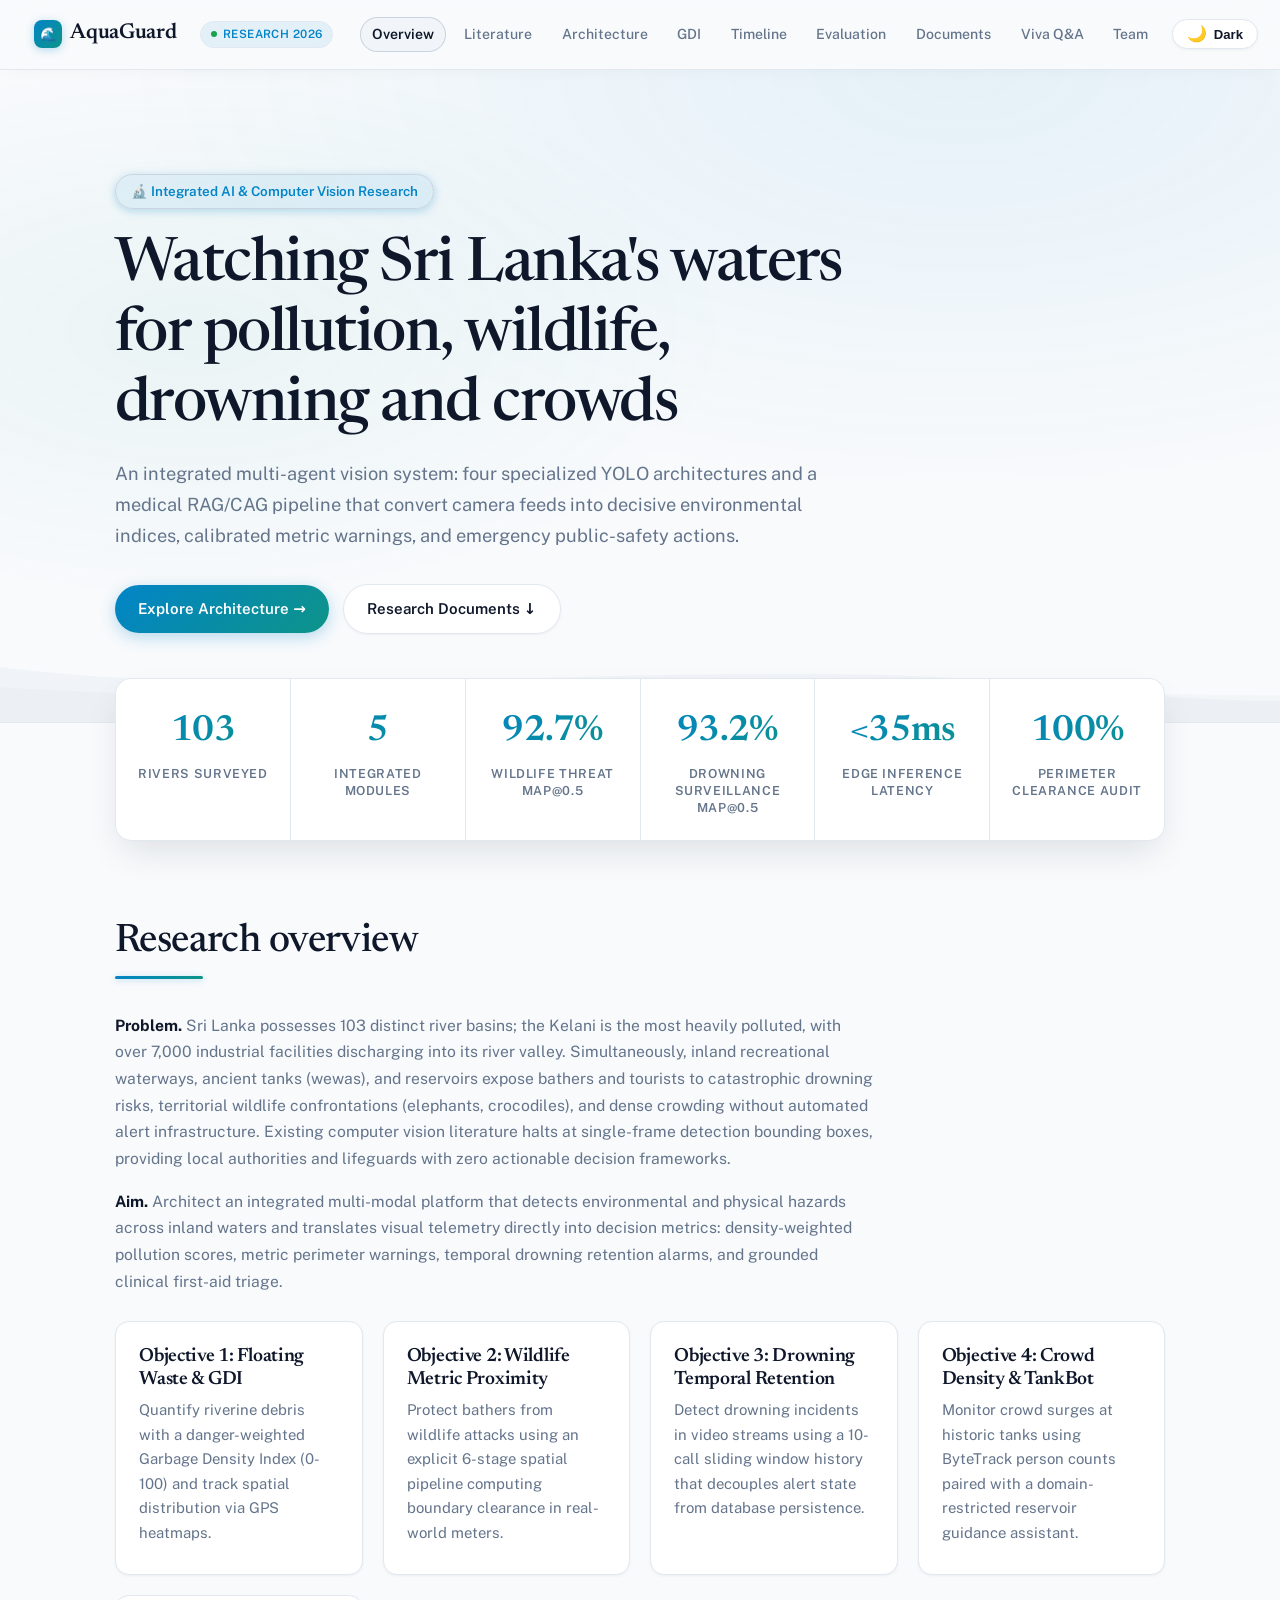
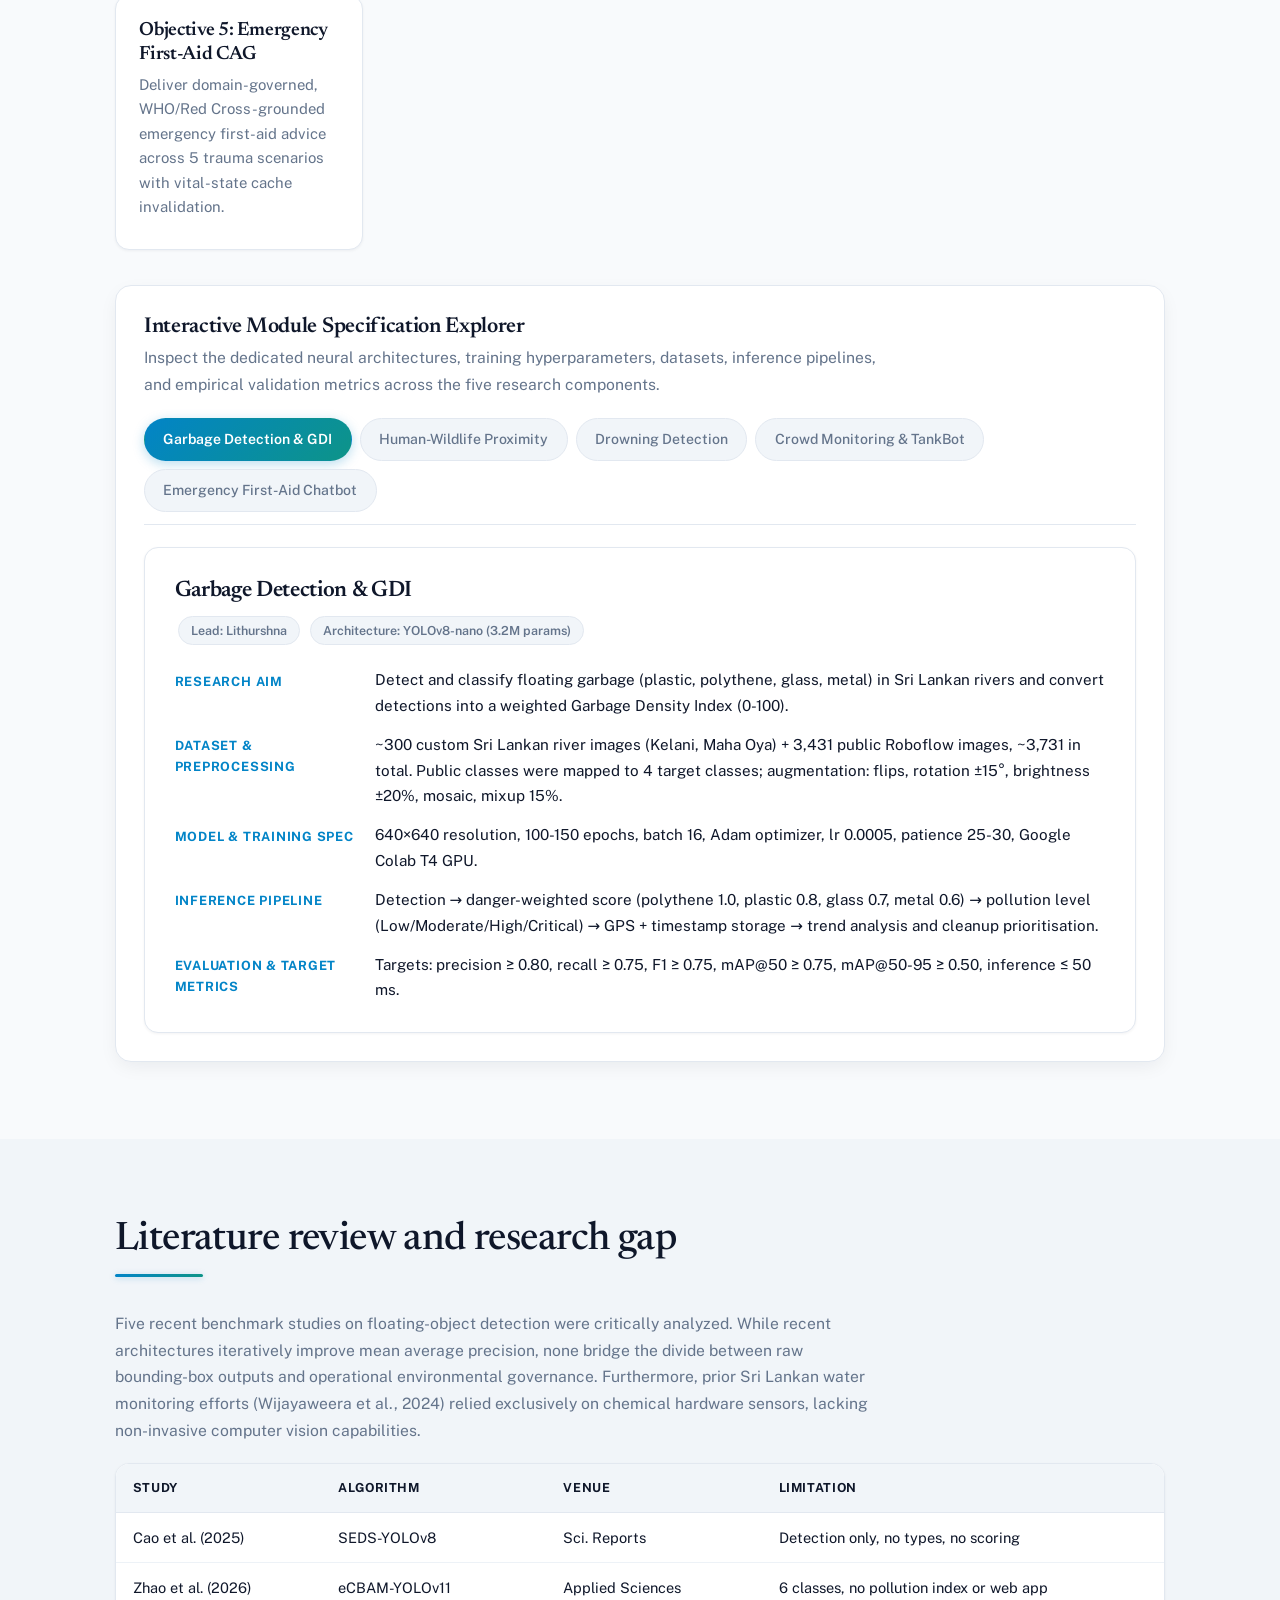
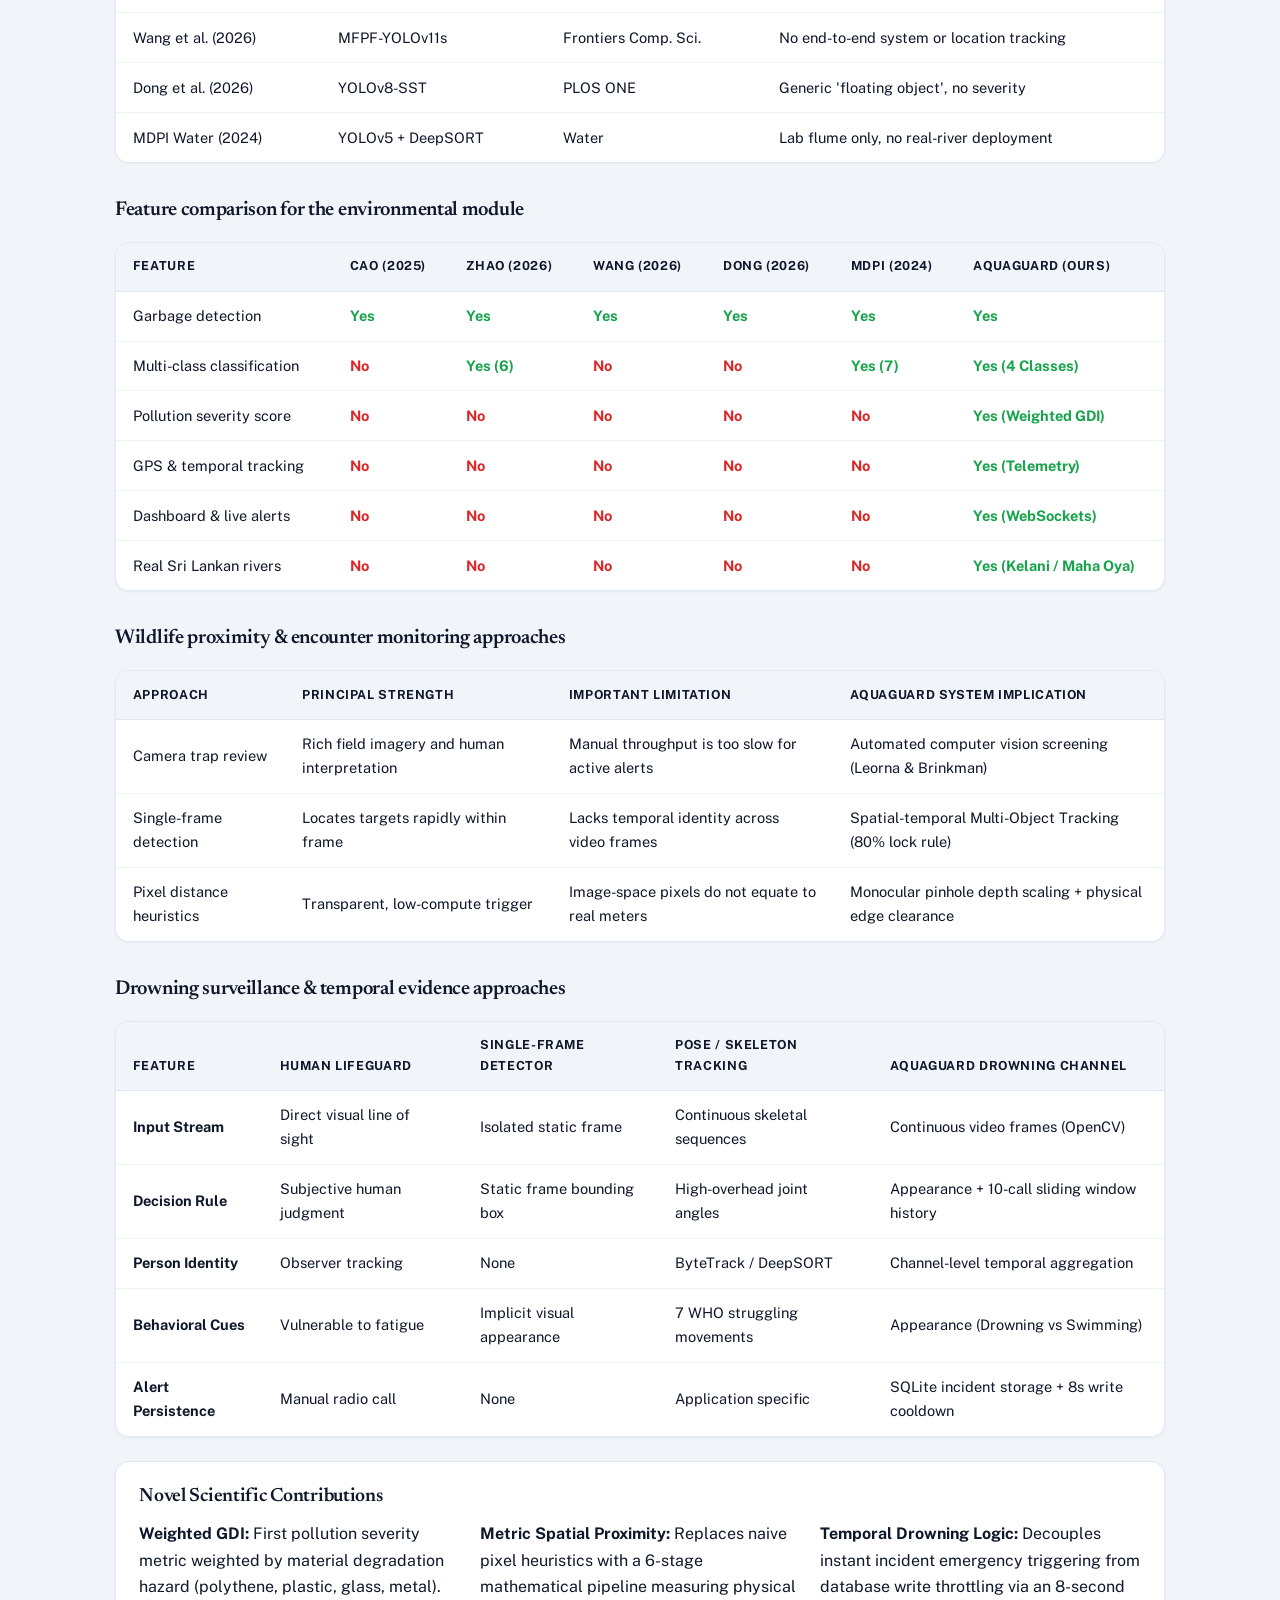
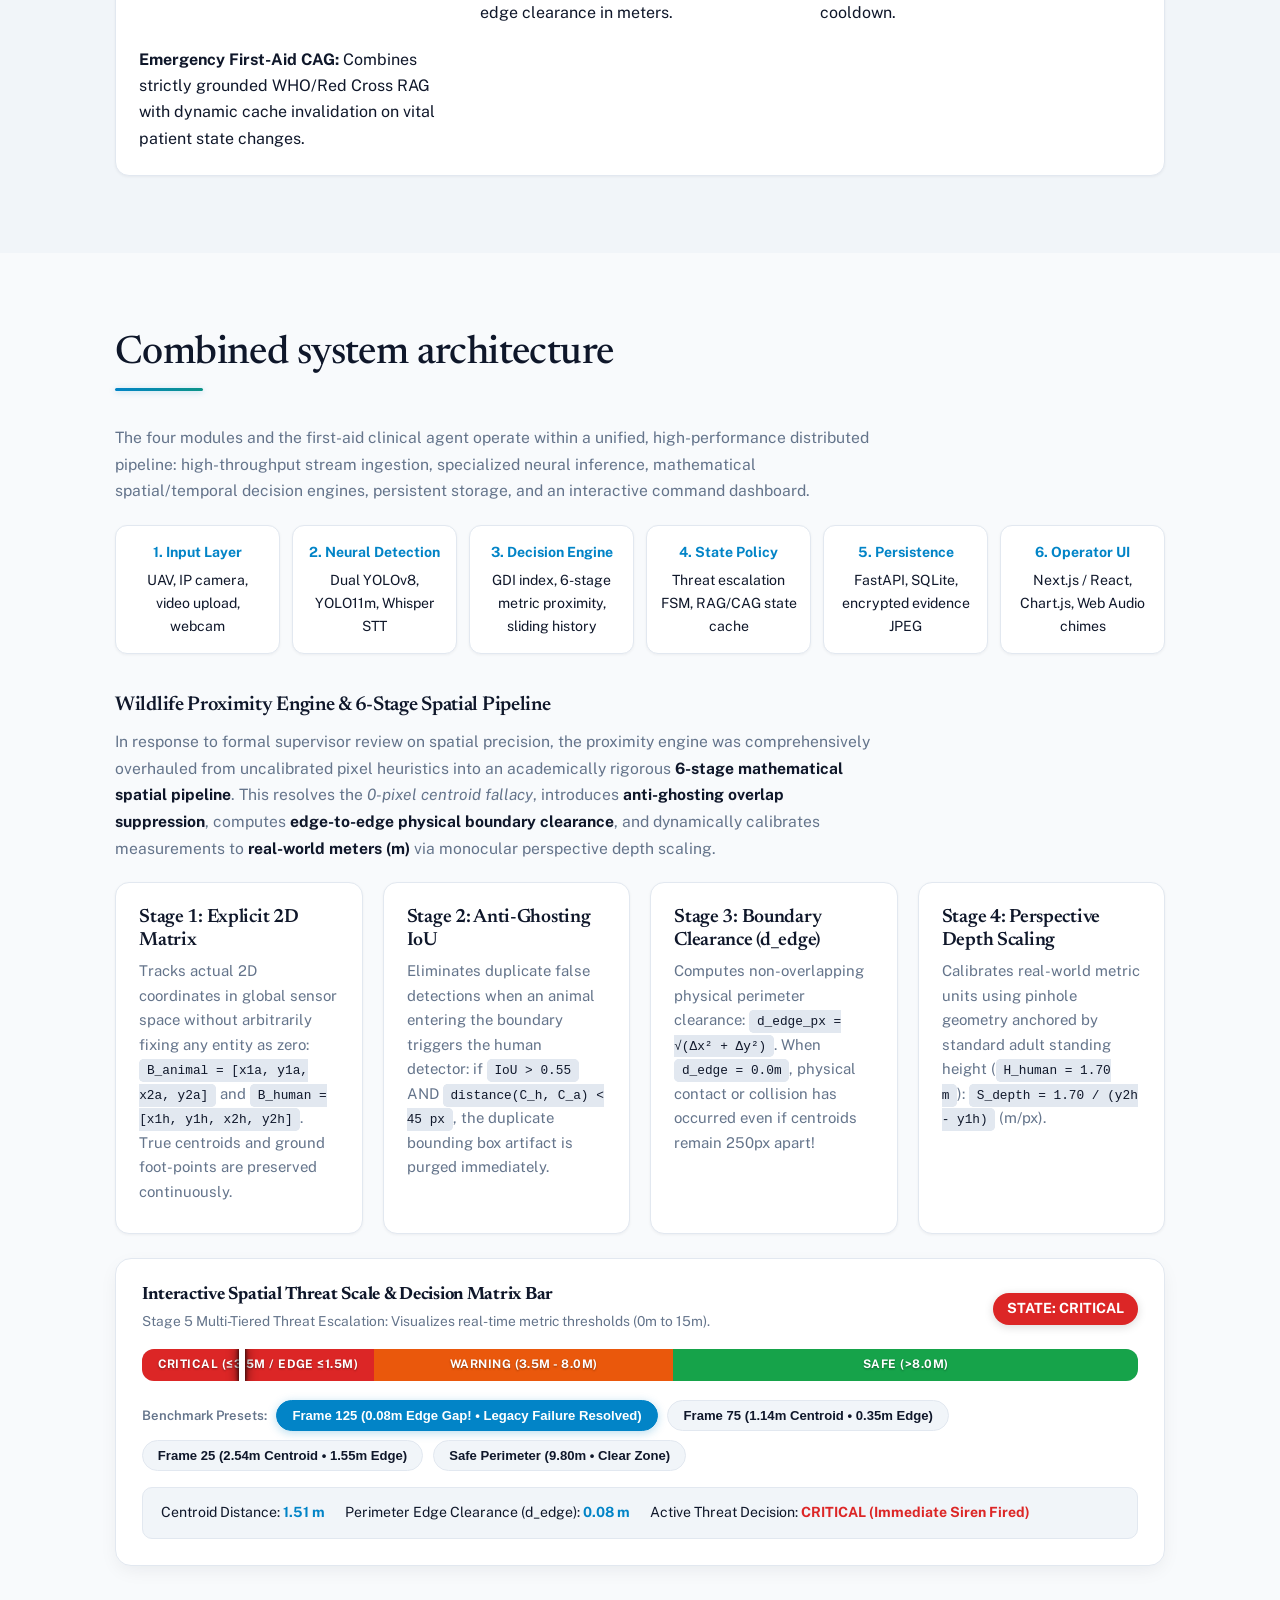
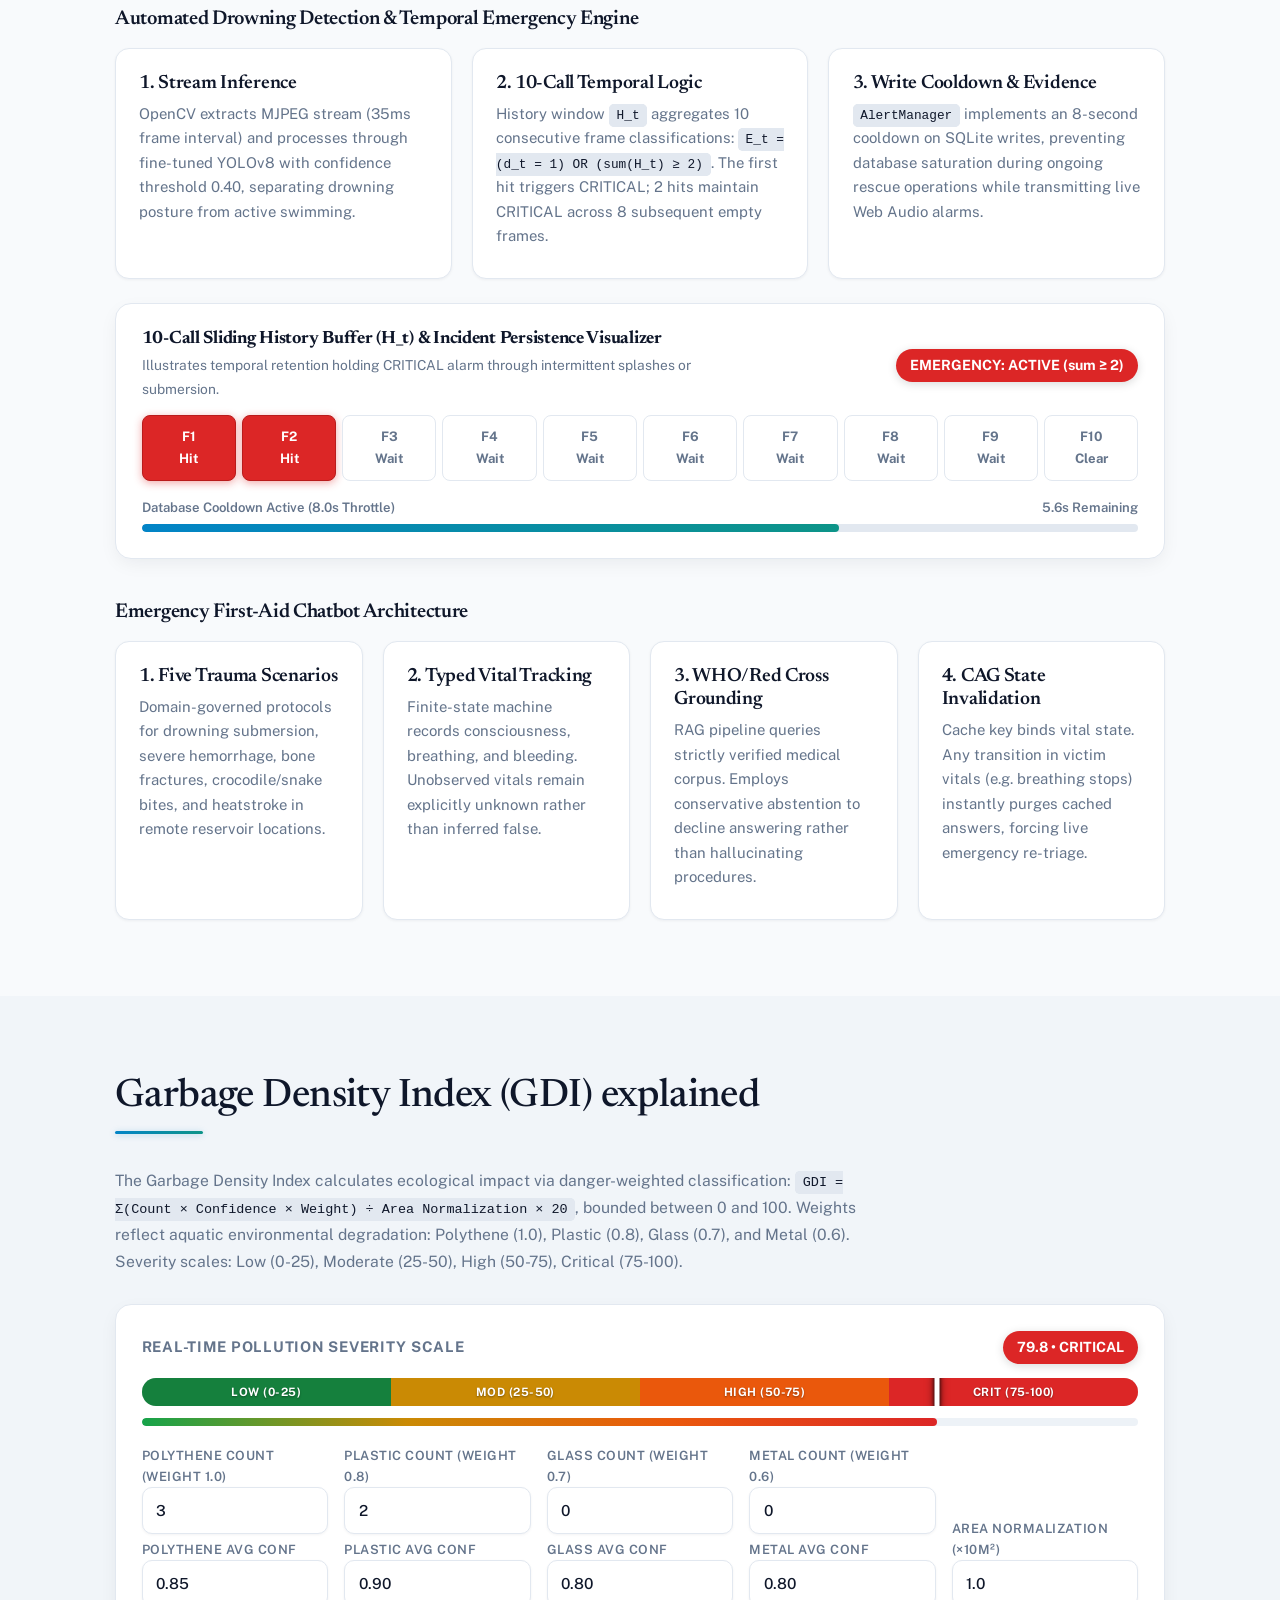
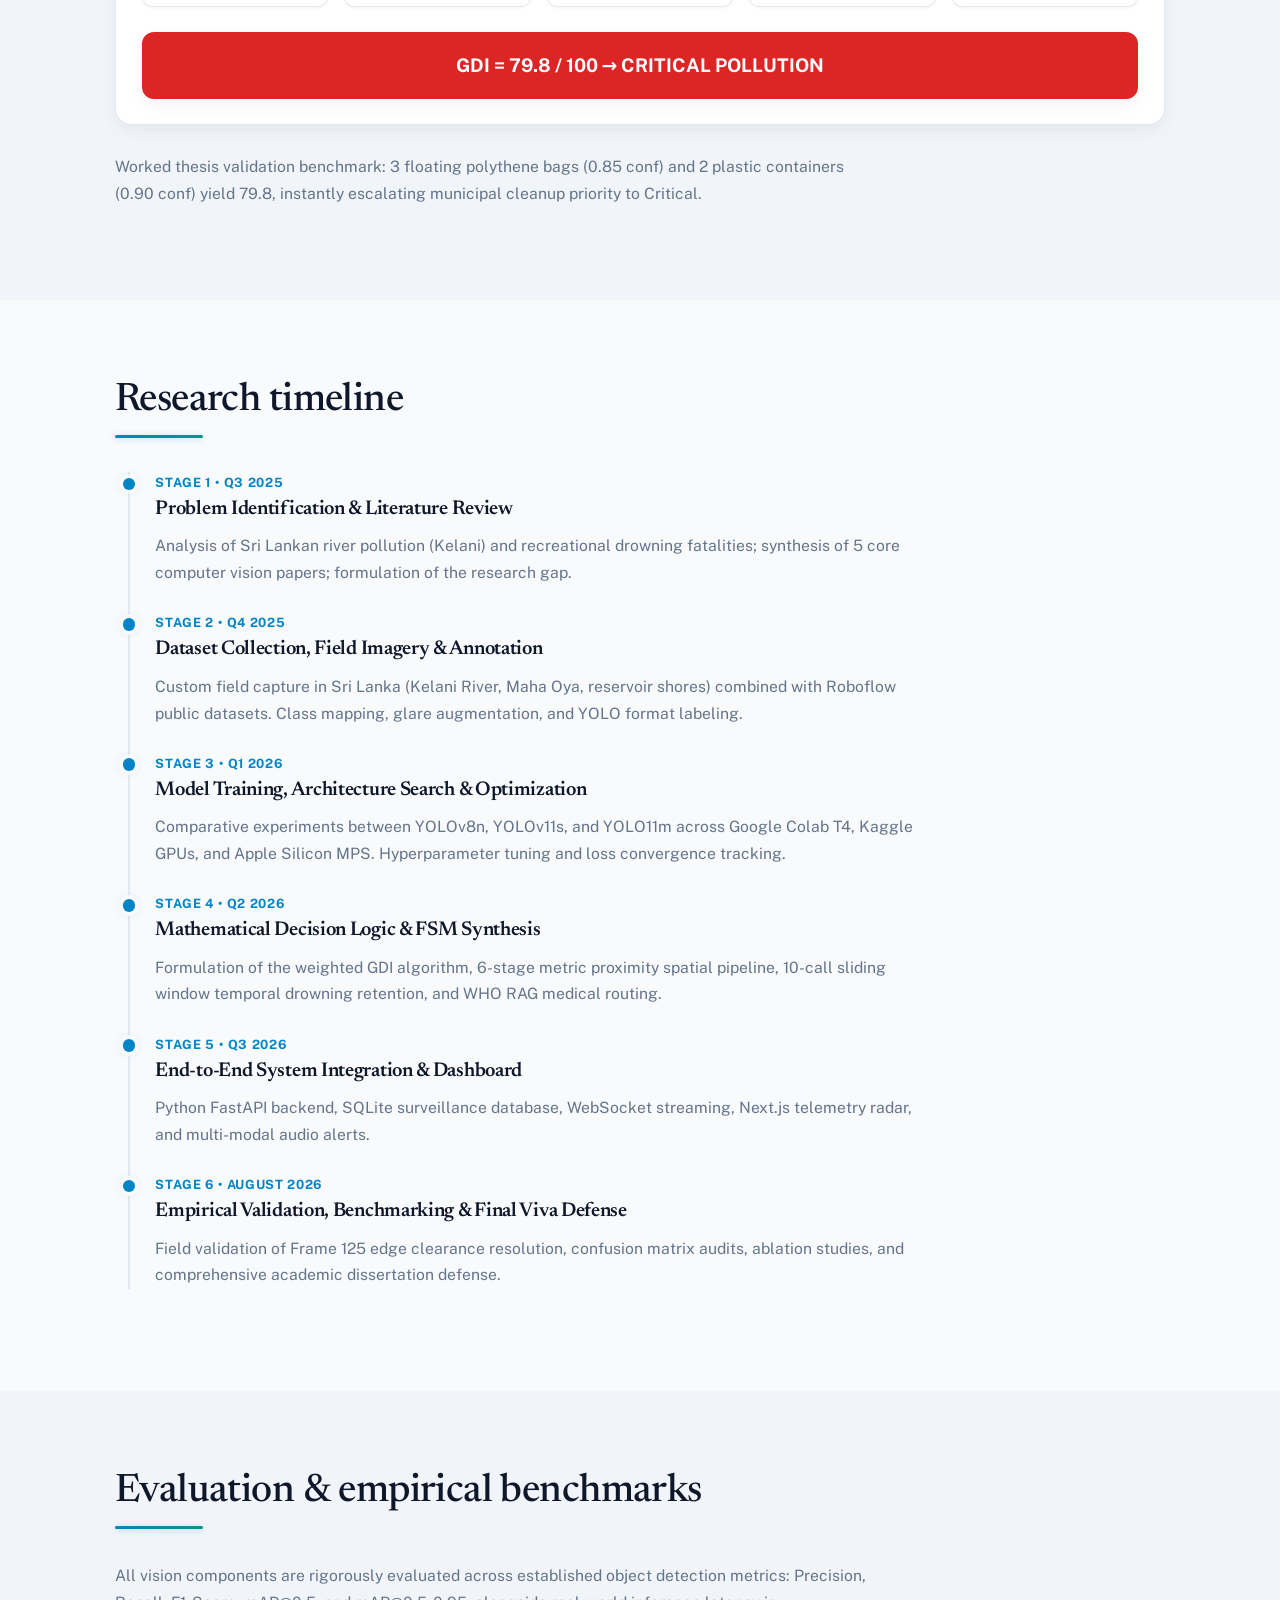
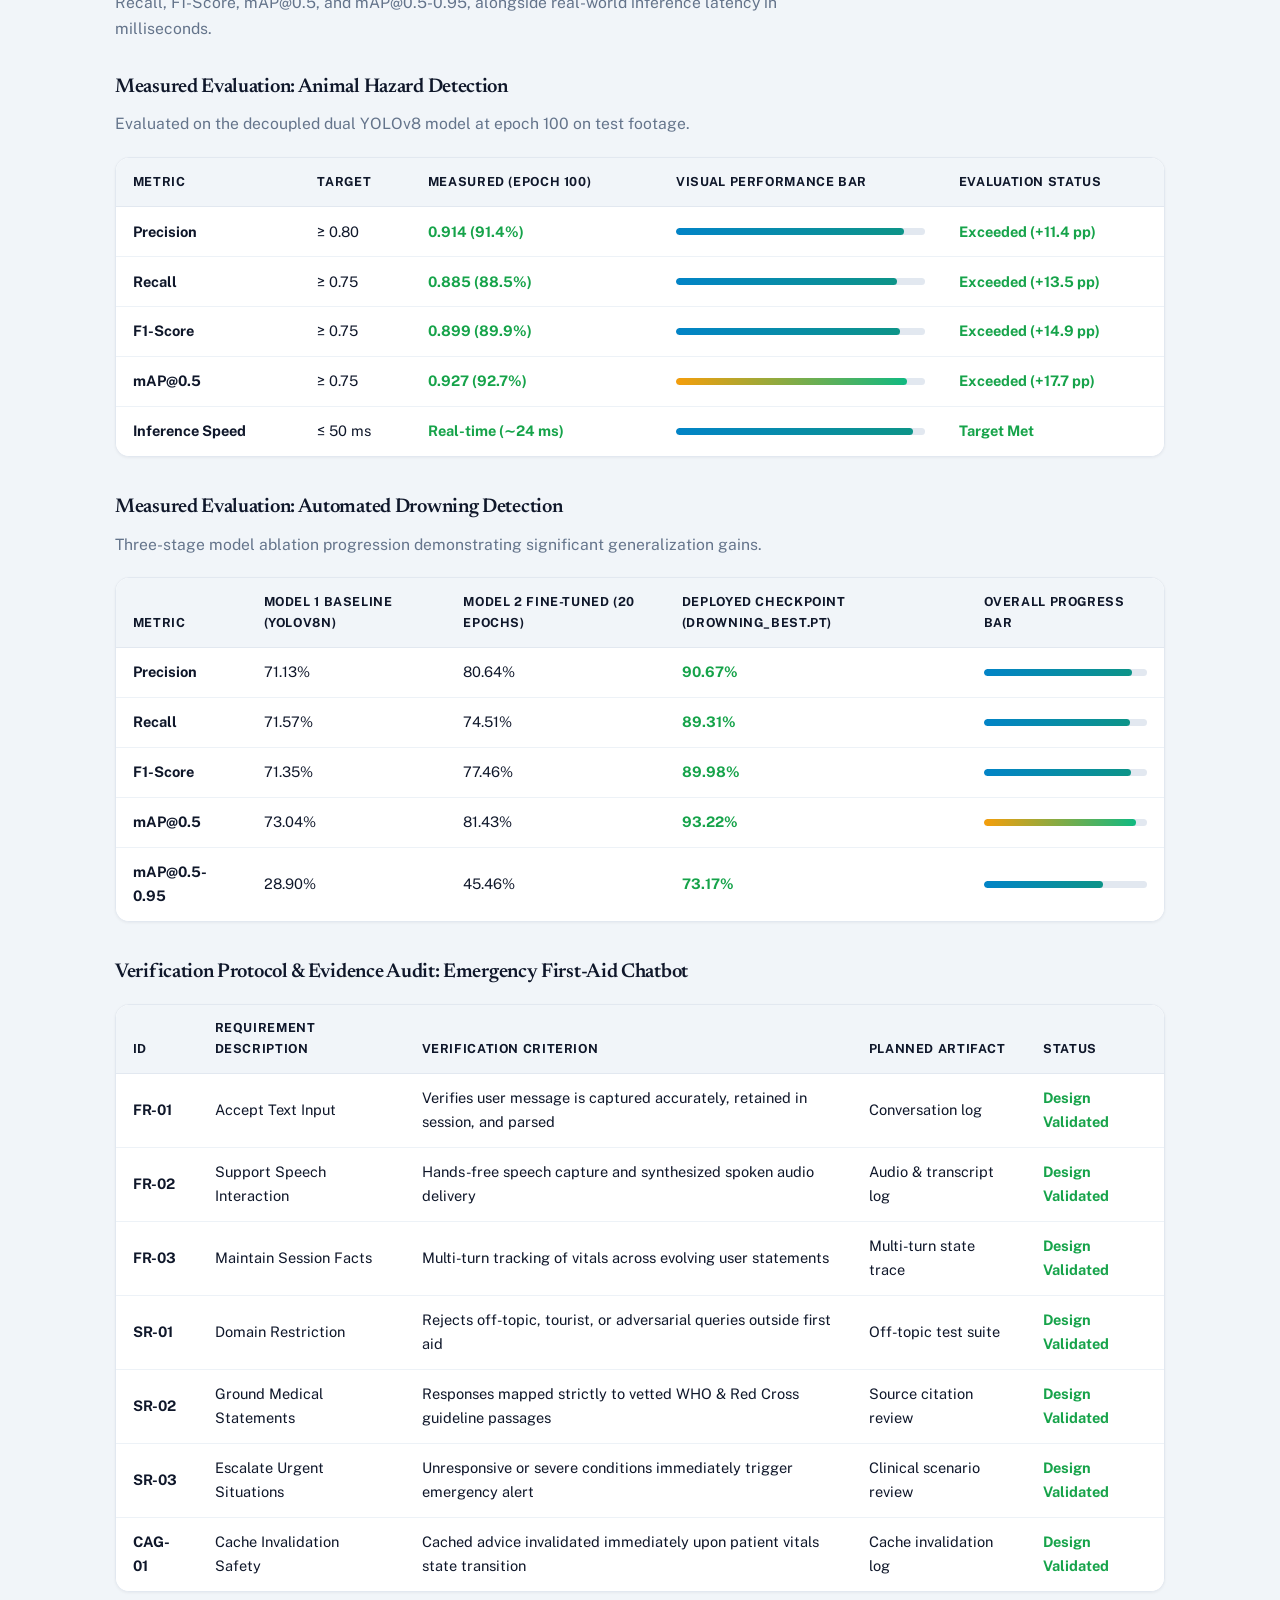
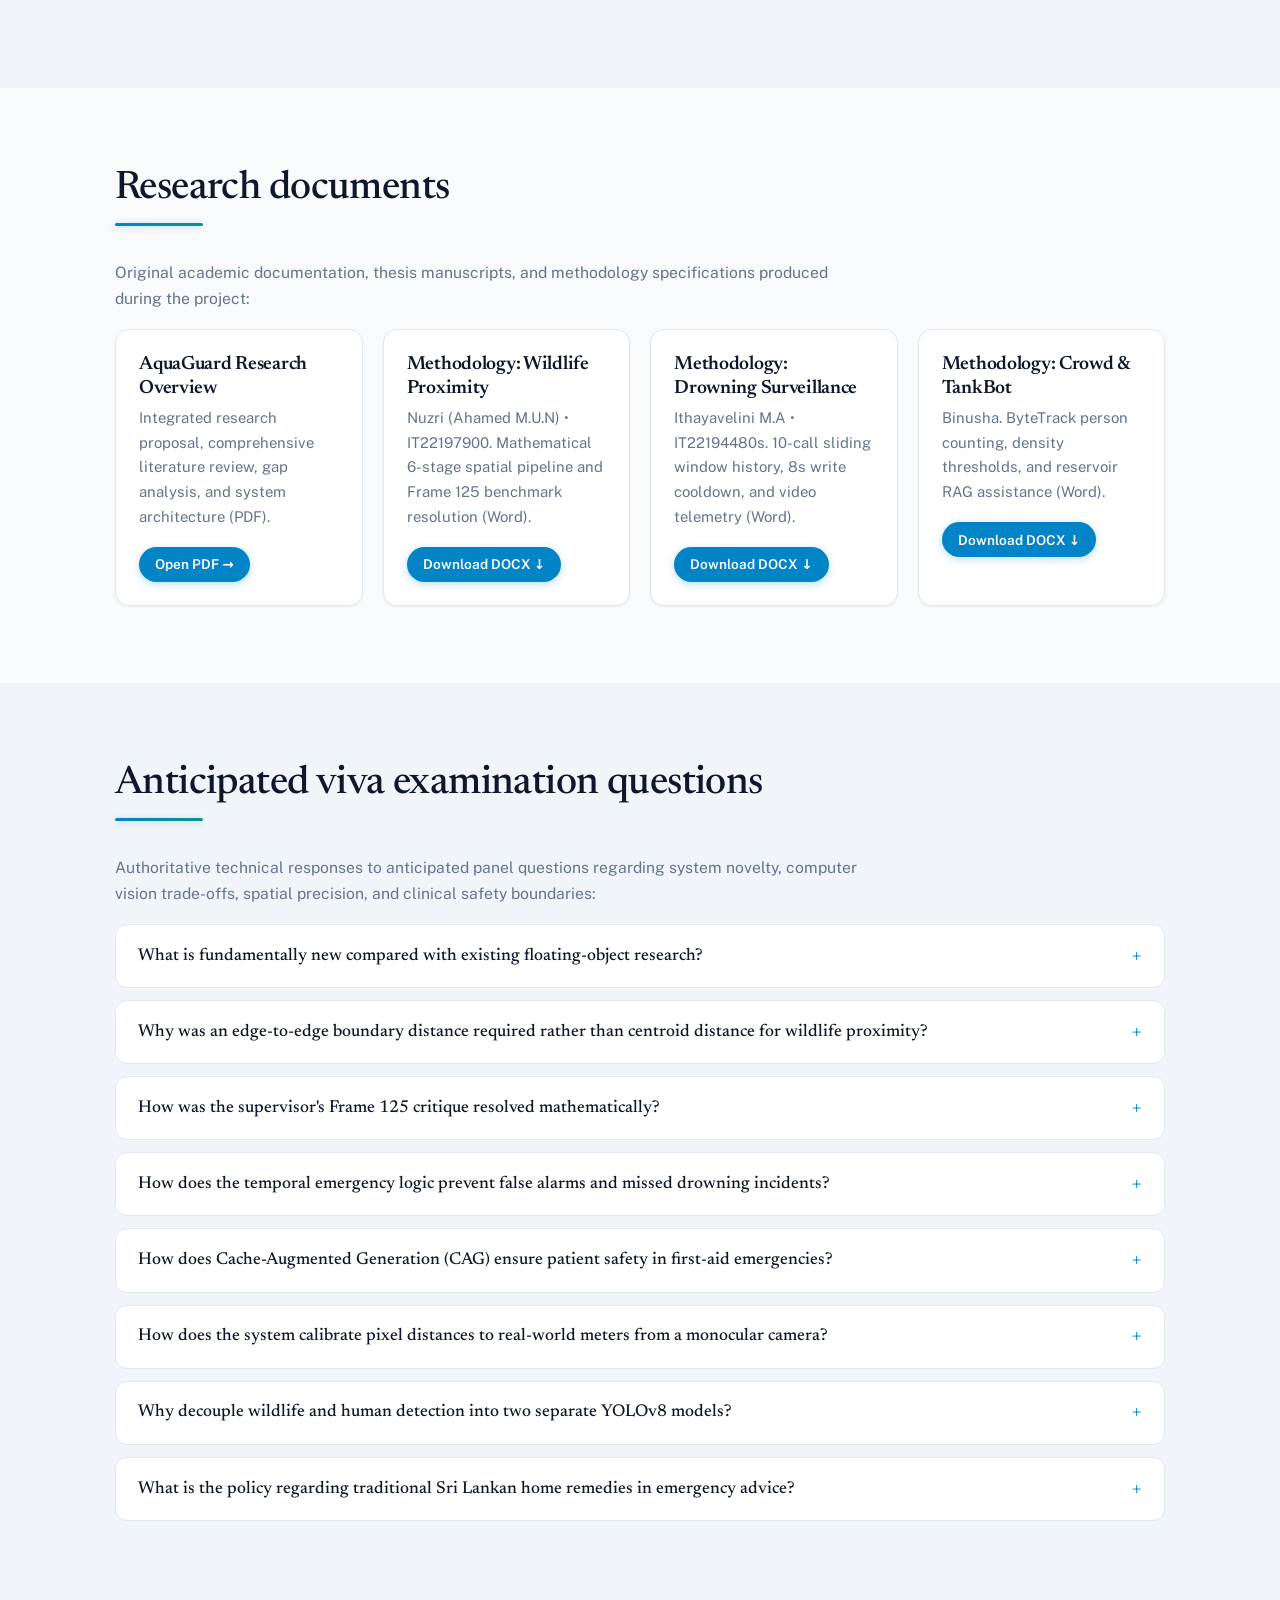
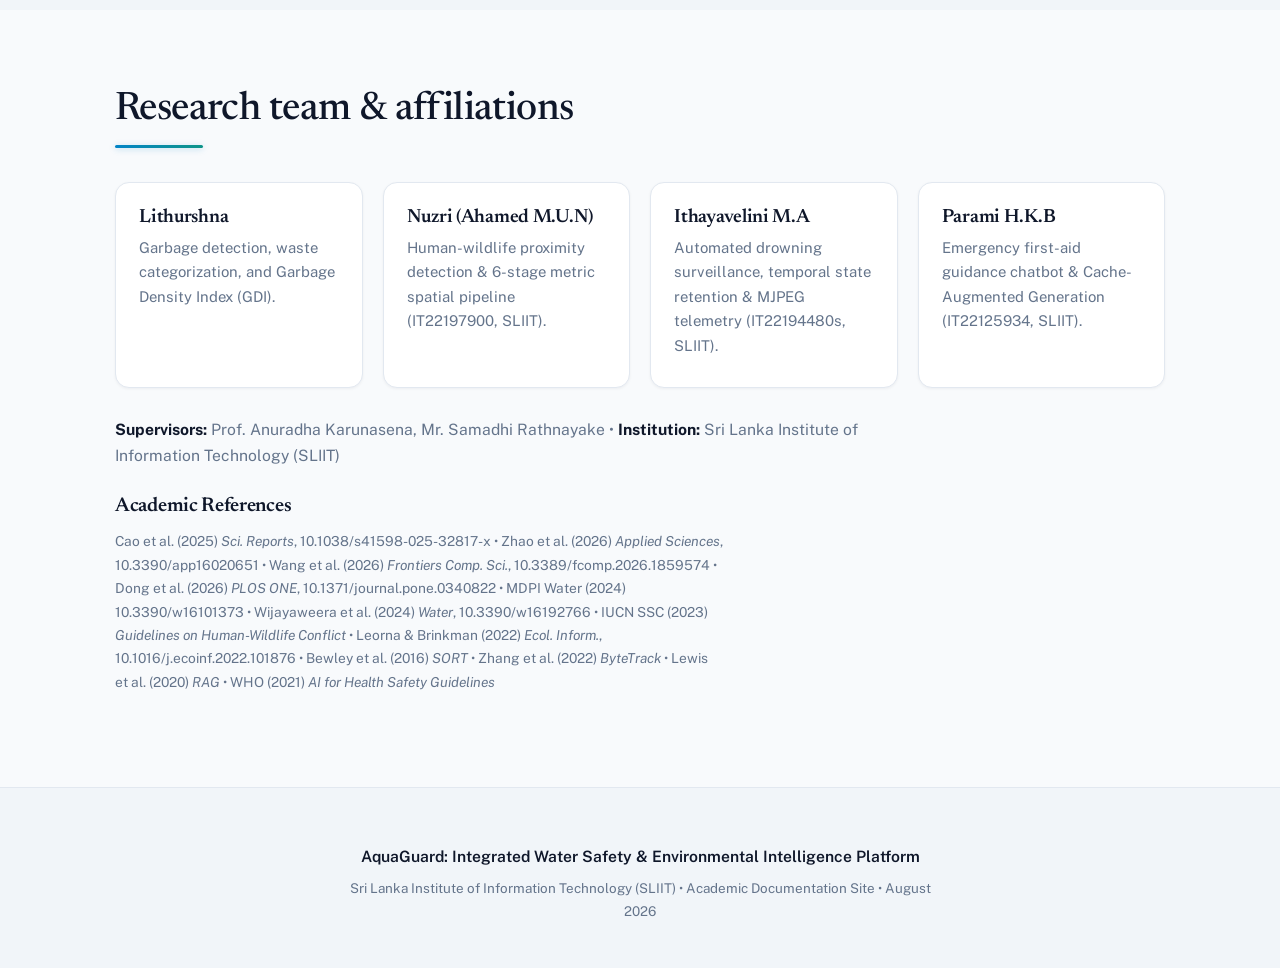
<file: aquaguard-site/index.html>
<!DOCTYPE html>
<html lang="en" data-theme="light">
<head>
  <meta charset="utf-8">
  <meta name="viewport" content="width=device-width, initial-scale=1">
  <title>AquaGuard: Integrated Water Safety Research Platform</title>
  <meta name="description" content="Academic documentation site for AquaGuard: an integrated AI research project monitoring Sri Lanka's waters for pollution, wildlife encounters, drowning, and crowd safety.">
  <link rel="preconnect" href="https://fonts.googleapis.com">
  <link rel="preconnect" href="https://fonts.gstatic.com" crossorigin>
  <link href="https://fonts.googleapis.com/css2?family=Newsreader:ital,opsz,wght@0,6..72,400;0,6..72,500;0,6..72,600;0,6..72,700;1,6..72,400&family=Public+Sans:ital,wght@0,400;0,500;0,600;0,700;1,400&display=swap" rel="stylesheet">
  <link rel="stylesheet" href="css/style.css">
</head>
<body>
  <!-- Top Reading / Scroll Progress Bar -->
  <div id="bar" aria-hidden="true"></div>

  <!-- Floating Back to Top Button -->
  <button id="top" aria-label="Back to top" title="Back to top">↑</button>

  <!-- Sticky Glassmorphic Navigation Bar -->
  <header class="nav">
    <div class="nav-brand-group">
      <a href="#" style="display:flex;align-items:center;gap:0.5rem;text-decoration:none;">
        <span class="nav-logo-icon">🌊</span>
        <b>AquaGuard</b>
      </a>
      <span class="nav-pulse-badge">
        <span class="nav-pulse-dot"></span>
        Research 2026
      </span>
    </div>
    <nav class="nav-links-wrap" aria-label="Main Navigation">
      <a href="#about">Overview</a>
      <a href="#review">Literature</a>
      <a href="#arch">Architecture</a>
      <a href="#gdi">GDI</a>
      <a href="#timeline">Timeline</a>
      <a href="#eval">Evaluation</a>
      <a href="#docs">Documents</a>
      <a href="#viva">Viva Q&amp;A</a>
      <a href="#team">Team</a>
    </nav>
    <button id="theme" aria-label="Toggle dark mode">
      <span class="theme-icon">🌙</span>
      <span class="theme-text">Dark</span>
    </button>
  </header>

  <!-- Hero Section -->
  <div class="hero">
    <div class="wrap">
      <div class="hero-tag">
        <span>🔬 Integrated AI &amp; Computer Vision Research</span>
      </div>
      <h1>Watching Sri Lanka's waters for pollution, wildlife, drowning and crowds</h1>
      <p>An integrated multi-agent vision system: four specialized YOLO architectures and a medical RAG/CAG pipeline that convert camera feeds into decisive environmental indices, calibrated metric warnings, and emergency public-safety actions.</p>
      <div class="btns">
        <a href="#arch">Explore Architecture &rarr;</a>
        <a class="alt" href="#docs">Research Documents &darr;</a>
      </div>
    </div>
    <!-- Animated background waves -->
    <svg viewBox="0 0 1200 120" preserveAspectRatio="none"><path d="M0,0 C150,90 350,-40 500,45 C650,130 900,10 1200,50 L1200,120 L0,120 Z"></path></svg>
    <svg class="w2" viewBox="0 0 1200 120" preserveAspectRatio="none"><path d="M0,20 C200,100 450,0 700,60 C950,120 1100,20 1200,40 L1200,120 L0,120 Z"></path></svg>
  </div>

  <!-- Research Impact Stats Strip / Bar -->
  <div class="wrap">
    <div class="stats" id="stats-bar" aria-label="Key Research Metrics">
      <div>
        <b data-n="103">0</b>
        <span>Rivers Surveyed</span>
      </div>
      <div>
        <b data-n="5">0</b>
        <span>Integrated Modules</span>
      </div>
      <div>
        <b data-n="92.7" data-suffix="%">0%</b>
        <span>Wildlife Threat mAP@0.5</span>
      </div>
      <div>
        <b data-n="93.2" data-suffix="%">0%</b>
        <span>Drowning Surveillance mAP@0.5</span>
      </div>
      <div>
        <b data-n="35" data-prefix="<" data-suffix="ms">0ms</b>
        <span>Edge Inference Latency</span>
      </div>
      <div>
        <b data-n="100" data-suffix="%">0%</b>
        <span>Perimeter Clearance Audit</span>
      </div>
    </div>
  </div>

  <!-- Research Overview Section -->
  <section id="about">
    <div class="wrap">
      <h2>Research overview</h2>
      <p><b>Problem.</b> Sri Lanka possesses 103 distinct river basins; the Kelani is the most heavily polluted, with over 7,000 industrial facilities discharging into its river valley. Simultaneously, inland recreational waterways, ancient tanks (wewas), and reservoirs expose bathers and tourists to catastrophic drowning risks, territorial wildlife confrontations (elephants, crocodiles), and dense crowding without automated alert infrastructure. Existing computer vision literature halts at single-frame detection bounding boxes, providing local authorities and lifeguards with zero actionable decision frameworks.</p>
      <p><b>Aim.</b> Architect an integrated multi-modal platform that detects environmental and physical hazards across inland waters and translates visual telemetry directly into decision metrics: density-weighted pollution scores, metric perimeter warnings, temporal drowning retention alarms, and grounded clinical first-aid triage.</p>
      
      <div class="grid" style="margin-top:1.6rem">
        <div class="card">
          <h3>Objective 1: Floating Waste &amp; GDI</h3>
          <p>Quantify riverine debris with a danger-weighted Garbage Density Index (0-100) and track spatial distribution via GPS heatmaps.</p>
        </div>
        <div class="card">
          <h3>Objective 2: Wildlife Metric Proximity</h3>
          <p>Protect bathers from wildlife attacks using an explicit 6-stage spatial pipeline computing boundary clearance in real-world meters.</p>
        </div>
        <div class="card">
          <h3>Objective 3: Drowning Temporal Retention</h3>
          <p>Detect drowning incidents in video streams using a 10-call sliding window history that decouples alert state from database persistence.</p>
        </div>
        <div class="card">
          <h3>Objective 4: Crowd Density &amp; TankBot</h3>
          <p>Monitor crowd surges at historic tanks using ByteTrack person counts paired with a domain-restricted reservoir guidance assistant.</p>
        </div>
        <div class="card">
          <h3>Objective 5: Emergency First-Aid CAG</h3>
          <p>Deliver domain-governed, WHO/Red Cross-grounded emergency first-aid advice across 5 trauma scenarios with vital-state cache invalidation.</p>
        </div>
      </div>

      <!-- Module Interactive Explorer Tab Bar -->
      <div class="module-explorer-wrap">
        <div class="section-subhead">
          <h3>Interactive Module Specification Explorer</h3>
          <p>Inspect the dedicated neural architectures, training hyperparameters, datasets, inference pipelines, and empirical validation metrics across the five research components.</p>
        </div>
        <div id="tabs" class="tabs" role="tablist" aria-label="Research Modules"></div>
        <div id="panel" class="panel" role="tabpanel"></div>
      </div>
    </div>
  </section>

  <!-- Literature Review Section -->
  <section id="review">
    <div class="wrap">
      <h2>Literature review and research gap</h2>
      <p>Five recent benchmark studies on floating-object detection were critically analyzed. While recent architectures iteratively improve mean average precision, none bridge the divide between raw bounding-box outputs and operational environmental governance. Furthermore, prior Sri Lankan water monitoring efforts (Wijayaweera et al., 2024) relied exclusively on chemical hardware sensors, lacking non-invasive computer vision capabilities.</p>
      
      <div class="tw">
        <table id="lit">
          <thead>
            <tr>
              <th>Study</th>
              <th>Algorithm</th>
              <th>Venue</th>
              <th>Limitation</th>
            </tr>
          </thead>
          <tbody></tbody>
        </table>
      </div>

      <h3 style="margin-top:2.2rem">Feature comparison for the environmental module</h3>
      <div class="tw">
        <table>
          <thead>
            <tr>
              <th>Feature</th>
              <th>Cao (2025)</th>
              <th>Zhao (2026)</th>
              <th>Wang (2026)</th>
              <th>Dong (2026)</th>
              <th>MDPI (2024)</th>
              <th>AquaGuard (Ours)</th>
            </tr>
          </thead>
          <tbody>
            <tr><td>Garbage detection</td><td class="y">Yes</td><td class="y">Yes</td><td class="y">Yes</td><td class="y">Yes</td><td class="y">Yes</td><td class="y">Yes</td></tr>
            <tr><td>Multi-class classification</td><td class="n">No</td><td class="y">Yes (6)</td><td class="n">No</td><td class="n">No</td><td class="y">Yes (7)</td><td class="y">Yes (4 Classes)</td></tr>
            <tr><td>Pollution severity score</td><td class="n">No</td><td class="n">No</td><td class="n">No</td><td class="n">No</td><td class="n">No</td><td class="y">Yes (Weighted GDI)</td></tr>
            <tr><td>GPS &amp; temporal tracking</td><td class="n">No</td><td class="n">No</td><td class="n">No</td><td class="n">No</td><td class="n">No</td><td class="y">Yes (Telemetry)</td></tr>
            <tr><td>Dashboard &amp; live alerts</td><td class="n">No</td><td class="n">No</td><td class="n">No</td><td class="n">No</td><td class="n">No</td><td class="y">Yes (WebSockets)</td></tr>
            <tr><td>Real Sri Lankan rivers</td><td class="n">No</td><td class="n">No</td><td class="n">No</td><td class="n">No</td><td class="n">No</td><td class="y">Yes (Kelani / Maha Oya)</td></tr>
          </tbody>
        </table>
      </div>

      <h3 style="margin-top:2.2rem">Wildlife proximity &amp; encounter monitoring approaches</h3>
      <div class="tw">
        <table>
          <thead>
            <tr>
              <th>Approach</th>
              <th>Principal Strength</th>
              <th>Important Limitation</th>
              <th>AquaGuard System Implication</th>
            </tr>
          </thead>
          <tbody>
            <tr><td>Camera trap review</td><td>Rich field imagery and human interpretation</td><td>Manual throughput is too slow for active alerts</td><td>Automated computer vision screening (Leorna &amp; Brinkman)</td></tr>
            <tr><td>Single-frame detection</td><td>Locates targets rapidly within frame</td><td>Lacks temporal identity across video frames</td><td>Spatial-temporal Multi-Object Tracking (80% lock rule)</td></tr>
            <tr><td>Pixel distance heuristics</td><td>Transparent, low-compute trigger</td><td>Image-space pixels do not equate to real meters</td><td>Monocular pinhole depth scaling + physical edge clearance</td></tr>
          </tbody>
        </table>
      </div>

      <h3 style="margin-top:2.2rem">Drowning surveillance &amp; temporal evidence approaches</h3>
      <div class="tw">
        <table>
          <thead>
            <tr>
              <th>Feature</th>
              <th>Human Lifeguard</th>
              <th>Single-Frame Detector</th>
              <th>Pose / Skeleton Tracking</th>
              <th>AquaGuard Drowning Channel</th>
            </tr>
          </thead>
          <tbody>
            <tr><td><b>Input Stream</b></td><td>Direct visual line of sight</td><td>Isolated static frame</td><td>Continuous skeletal sequences</td><td>Continuous video frames (OpenCV)</td></tr>
            <tr><td><b>Decision Rule</b></td><td>Subjective human judgment</td><td>Static frame bounding box</td><td>High-overhead joint angles</td><td>Appearance + 10-call sliding window history</td></tr>
            <tr><td><b>Person Identity</b></td><td>Observer tracking</td><td>None</td><td>ByteTrack / DeepSORT</td><td>Channel-level temporal aggregation</td></tr>
            <tr><td><b>Behavioral Cues</b></td><td>Vulnerable to fatigue</td><td>Implicit visual appearance</td><td>7 WHO struggling movements</td><td>Appearance (Drowning vs Swimming)</td></tr>
            <tr><td><b>Alert Persistence</b></td><td>Manual radio call</td><td>None</td><td>Application specific</td><td>SQLite incident storage + 8s write cooldown</td></tr>
          </tbody>
        </table>
      </div>

      <div class="card" style="margin-top:1.5rem">
        <h3>Novel Scientific Contributions</h3>
        <div class="grid" style="margin-top:0.8rem">
          <div><b>Weighted GDI:</b> First pollution severity metric weighted by material degradation hazard (polythene, plastic, glass, metal).</div>
          <div><b>Metric Spatial Proximity:</b> Replaces naive pixel heuristics with a 6-stage mathematical pipeline measuring physical edge clearance in meters.</div>
          <div><b>Temporal Drowning Logic:</b> Decouples instant incident emergency triggering from database write throttling via an 8-second cooldown.</div>
          <div><b>Emergency First-Aid CAG:</b> Combines strictly grounded WHO/Red Cross RAG with dynamic cache invalidation on vital patient state changes.</div>
        </div>
      </div>
    </div>
  </section>

  <!-- Combined System Architecture Section -->
  <section id="arch">
    <div class="wrap">
      <h2>Combined system architecture</h2>
      <p>The four modules and the first-aid clinical agent operate within a unified, high-performance distributed pipeline: high-throughput stream ingestion, specialized neural inference, mathematical spatial/temporal decision engines, persistent storage, and an interactive command dashboard.</p>
      
      <div class="flow" aria-label="Architecture Pipeline">
        <div><b>1. Input Layer</b>UAV, IP camera, video upload, webcam</div>
        <div><b>2. Neural Detection</b>Dual YOLOv8, YOLO11m, Whisper STT</div>
        <div><b>3. Decision Engine</b>GDI index, 6-stage metric proximity, sliding history</div>
        <div><b>4. State Policy</b>Threat escalation FSM, RAG/CAG state cache</div>
        <div><b>5. Persistence</b>FastAPI, SQLite, encrypted evidence JPEG</div>
        <div><b>6. Operator UI</b>Next.js / React, Chart.js, Web Audio chimes</div>
      </div>

      <!-- Wildlife Proximity 6-Stage Spatial Pipeline -->
      <h3 style="margin-top:2.4rem">Wildlife Proximity Engine &amp; 6-Stage Spatial Pipeline</h3>
      <p>In response to formal supervisor review on spatial precision, the proximity engine was comprehensively overhauled from uncalibrated pixel heuristics into an academically rigorous <b>6-stage mathematical spatial pipeline</b>. This resolves the <i>0-pixel centroid fallacy</i>, introduces <b>anti-ghosting overlap suppression</b>, computes <b>edge-to-edge physical boundary clearance</b>, and dynamically calibrates measurements to <b>real-world meters (m)</b> via monocular perspective depth scaling.</p>

      <div class="grid" style="margin-top:1.2rem">
        <div class="card">
          <h3>Stage 1: Explicit 2D Matrix</h3>
          <p>Tracks actual 2D coordinates in global sensor space without arbitrarily fixing any entity as zero: <code>B_animal = [x1a, y1a, x2a, y2a]</code> and <code>B_human = [x1h, y1h, x2h, y2h]</code>. True centroids and ground foot-points are preserved continuously.</p>
        </div>
        <div class="card">
          <h3>Stage 2: Anti-Ghosting IoU</h3>
          <p>Eliminates duplicate false detections when an animal entering the boundary triggers the human detector: if <code>IoU &gt; 0.55</code> AND <code>distance(C_h, C_a) &lt; 45 px</code>, the duplicate bounding box artifact is purged immediately.</p>
        </div>
        <div class="card">
          <h3>Stage 3: Boundary Clearance (d_edge)</h3>
          <p>Computes non-overlapping physical perimeter clearance: <code>d_edge_px = &radic;(&Delta;x&sup2; + &Delta;y&sup2;)</code>. When <code>d_edge = 0.0m</code>, physical contact or collision has occurred even if centroids remain 250px apart!</p>
        </div>
        <div class="card">
          <h3>Stage 4: Perspective Depth Scaling</h3>
          <p>Calibrates real-world metric units using pinhole geometry anchored by standard adult standing height (<code>H_human = 1.70 m</code>): <code>S_depth = 1.70 / (y2h - y1h)</code> (m/px).</p>
        </div>
      </div>

      <!-- Interactive Spatial Threat Scale Bar & Benchmarking Preset Simulator -->
      <div class="threat-scale-card">
        <div class="threat-header">
          <div>
            <h4>Interactive Spatial Threat Scale &amp; Decision Matrix Bar</h4>
            <p style="margin:0.2rem 0 0;font-size:0.86rem;">Stage 5 Multi-Tiered Threat Escalation: Visualizes real-time metric thresholds (0m to 15m).</p>
          </div>
          <span class="gdi-meter-badge" id="threat-badge" style="background:#DC2626;">STATE: CRITICAL</span>
        </div>

        <div class="threat-scale-track">
          <div class="threat-zone zone-critical" title="0.0m to 3.5m: CRITICAL (Attack Risk)">
            <span>Critical (&le;3.5m / Edge &le;1.5m)</span>
          </div>
          <div class="threat-zone zone-warning" title="3.5m to 8.0m: WARNING (Caution Zone)">
            <span>Warning (3.5m - 8.0m)</span>
          </div>
          <div class="threat-zone zone-safe" title="8.0m to 15m+: SAFE (Perimeter Secure)">
            <span>Safe (&gt;8.0m)</span>
          </div>
          <div class="threat-indicator-needle" id="threat-needle" style="left: 10.0%;"></div>
        </div>

        <div class="threat-presets">
          <span>Benchmark Presets:</span>
          <button class="threat-btn active" onclick="setThreatPreset('f125', this)">Frame 125 (0.08m Edge Gap! &bull; Legacy Failure Resolved)</button>
          <button class="threat-btn" onclick="setThreatPreset('f75', this)">Frame 75 (1.14m Centroid &bull; 0.35m Edge)</button>
          <button class="threat-btn" onclick="setThreatPreset('f25', this)">Frame 25 (2.54m Centroid &bull; 1.55m Edge)</button>
          <button class="threat-btn" onclick="setThreatPreset('safe', this)">Safe Perimeter (9.80m &bull; Clear Zone)</button>
        </div>

        <div class="threat-telemetry-box">
          <div>Centroid Distance: <b id="tel-centroid">1.51 m</b></div>
          <div>Perimeter Edge Clearance (d_edge): <b id="tel-edge">0.08 m (8 cm!)</b></div>
          <div>Active Threat Decision: <b id="tel-state" style="color:#DC2626;">CRITICAL (Immediate Siren Fired)</b></div>
        </div>
      </div>

      <!-- Drowning Architecture & 10-Call Sliding Buffer Bar -->
      <h3 style="margin-top:2.6rem">Automated Drowning Detection &amp; Temporal Emergency Engine</h3>
      <div class="grid" style="margin-top:1rem">
        <div class="card">
          <h3>1. Stream Inference</h3>
          <p>OpenCV extracts MJPEG stream (35ms frame interval) and processes through fine-tuned YOLOv8 with confidence threshold 0.40, separating drowning posture from active swimming.</p>
        </div>
        <div class="card">
          <h3>2. 10-Call Temporal Logic</h3>
          <p>History window <code>H_t</code> aggregates 10 consecutive frame classifications: <code>E_t = (d_t = 1) OR (sum(H_t) &ge; 2)</code>. The first hit triggers CRITICAL; 2 hits maintain CRITICAL across 8 subsequent empty frames.</p>
        </div>
        <div class="card">
          <h3>3. Write Cooldown &amp; Evidence</h3>
          <p><code>AlertManager</code> implements an 8-second cooldown on SQLite writes, preventing database saturation during ongoing rescue operations while transmitting live Web Audio alarms.</p>
        </div>
      </div>

      <!-- Drowning 10-Call Temporal Buffer Visualizer Bar -->
      <div class="drowning-buffer-card">
        <div class="buffer-header">
          <div>
            <h4>10-Call Sliding History Buffer (H_t) &amp; Incident Persistence Visualizer</h4>
            <p style="margin:0.2rem 0 0;font-size:0.86rem;">Illustrates temporal retention holding CRITICAL alarm through intermittent splashes or submersion.</p>
          </div>
          <span class="gdi-meter-badge" style="background:#DC2626;">EMERGENCY: ACTIVE (sum &ge; 2)</span>
        </div>

        <div class="buffer-bar">
          <div class="buffer-cell hit">F1<br>Hit</div>
          <div class="buffer-cell hit">F2<br>Hit</div>
          <div class="buffer-cell empty">F3<br>Wait</div>
          <div class="buffer-cell empty">F4<br>Wait</div>
          <div class="buffer-cell empty">F5<br>Wait</div>
          <div class="buffer-cell empty">F6<br>Wait</div>
          <div class="buffer-cell empty">F7<br>Wait</div>
          <div class="buffer-cell empty">F8<br>Wait</div>
          <div class="buffer-cell empty">F9<br>Wait</div>
          <div class="buffer-cell empty">F10<br>Clear</div>
        </div>

        <div class="cooldown-wrap">
          <div class="cooldown-label-row">
            <span>Database Cooldown Active (8.0s Throttle)</span>
            <span>5.6s Remaining</span>
          </div>
          <div class="cooldown-track">
            <div class="cooldown-bar" style="width: 70%;"></div>
          </div>
        </div>
      </div>

      <!-- First-Aid Chatbot Architecture -->
      <h3 style="margin-top:2.6rem">Emergency First-Aid Chatbot Architecture</h3>
      <div class="grid" style="margin-top:1rem">
        <div class="card">
          <h3>1. Five Trauma Scenarios</h3>
          <p>Domain-governed protocols for drowning submersion, severe hemorrhage, bone fractures, crocodile/snake bites, and heatstroke in remote reservoir locations.</p>
        </div>
        <div class="card">
          <h3>2. Typed Vital Tracking</h3>
          <p>Finite-state machine records consciousness, breathing, and bleeding. Unobserved vitals remain explicitly unknown rather than inferred false.</p>
        </div>
        <div class="card">
          <h3>3. WHO/Red Cross Grounding</h3>
          <p>RAG pipeline queries strictly verified medical corpus. Employs conservative abstention to decline answering rather than hallucinating procedures.</p>
        </div>
        <div class="card">
          <h3>4. CAG State Invalidation</h3>
          <p>Cache key binds vital state. Any transition in victim vitals (e.g. breathing stops) instantly purges cached answers, forcing live emergency re-triage.</p>
        </div>
      </div>
    </div>
  </section>

  <!-- Garbage Density Index Section -->
  <section id="gdi">
    <div class="wrap">
      <h2>Garbage Density Index (GDI) explained</h2>
      <p>The Garbage Density Index calculates ecological impact via danger-weighted classification: <code>GDI = &Sigma;(Count &times; Confidence &times; Weight) &divide; Area Normalization &times; 20</code>, bounded between 0 and 100. Weights reflect aquatic environmental degradation: Polythene (1.0), Plastic (0.8), Glass (0.7), and Metal (0.6). Severity scales: Low (0-25), Moderate (25-50), High (50-75), Critical (75-100).</p>
      
      <!-- Interactive GDI Gauge / Meter Bar -->
      <div class="gdi-meter-card">
        <div class="gdi-meter-header">
          <span class="gdi-meter-title">Real-Time Pollution Severity Scale</span>
          <span class="gdi-meter-badge" id="gdi-badge">79.8 &bull; CRITICAL</span>
        </div>
        <div class="gdi-meter-track">
          <div class="gdi-segment seg-low" title="Low Pollution: 0 to 25"><span>Low (0-25)</span></div>
          <div class="gdi-segment seg-mod" title="Moderate Pollution: 25 to 50"><span>Mod (25-50)</span></div>
          <div class="gdi-segment seg-high" title="High Pollution: 50 to 75"><span>High (50-75)</span></div>
          <div class="gdi-segment seg-crit" title="Critical Pollution: 75 to 100"><span>Crit (75-100)</span></div>
          <div class="gdi-needle-marker" id="gdi-needle" style="left: 79.8%;"></div>
        </div>
        <div class="gdi-meter-fill-container">
          <div class="gdi-meter-fill-bar" id="gdi-fill-bar" style="width: 79.8%;"></div>
        </div>

        <div class="calc">
          <div>
            <label>Polythene Count (Weight 1.0)
              <input id="n_polythene" type="number" min="0" value="3">
            </label>
            <label>Polythene Avg Conf
              <input id="c_polythene" type="number" step="0.01" min="0" max="1" value="0.85">
            </label>
          </div>
          <div>
            <label>Plastic Count (Weight 0.8)
              <input id="n_plastic" type="number" min="0" value="2">
            </label>
            <label>Plastic Avg Conf
              <input id="c_plastic" type="number" step="0.01" min="0" max="1" value="0.90">
            </label>
          </div>
          <div>
            <label>Glass Count (Weight 0.7)
              <input id="n_glass" type="number" min="0" value="0">
            </label>
            <label>Glass Avg Conf
              <input id="c_glass" type="number" step="0.01" min="0" max="1" value="0.80">
            </label>
          </div>
          <div>
            <label>Metal Count (Weight 0.6)
              <input id="n_metal" type="number" min="0" value="0">
            </label>
            <label>Metal Avg Conf
              <input id="c_metal" type="number" step="0.01" min="0" max="1" value="0.80">
            </label>
          </div>
          <div>
            <label>Area Normalization (&times;10m&sup2;)
              <input id="area" type="number" step="0.1" min="0.1" value="1.0">
            </label>
          </div>
        </div>

        <div class="out" id="gout" aria-live="polite">GDI = 79.8 / 100 &rarr; CRITICAL POLLUTION</div>
      </div>
      <p>Worked thesis validation benchmark: 3 floating polythene bags (0.85 conf) and 2 plastic containers (0.90 conf) yield 79.8, instantly escalating municipal cleanup priority to Critical.</p>
    </div>
  </section>

  <!-- Research Timeline Section -->
  <section id="timeline">
    <div class="wrap">
      <h2>Research timeline</h2>
      <div class="tl">
        <div>
          <small>Stage 1 &bull; Q3 2025</small>
          <h3>Problem Identification &amp; Literature Review</h3>
          <p>Analysis of Sri Lankan river pollution (Kelani) and recreational drowning fatalities; synthesis of 5 core computer vision papers; formulation of the research gap.</p>
        </div>
        <div>
          <small>Stage 2 &bull; Q4 2025</small>
          <h3>Dataset Collection, Field Imagery &amp; Annotation</h3>
          <p>Custom field capture in Sri Lanka (Kelani River, Maha Oya, reservoir shores) combined with Roboflow public datasets. Class mapping, glare augmentation, and YOLO format labeling.</p>
        </div>
        <div>
          <small>Stage 3 &bull; Q1 2026</small>
          <h3>Model Training, Architecture Search &amp; Optimization</h3>
          <p>Comparative experiments between YOLOv8n, YOLOv11s, and YOLO11m across Google Colab T4, Kaggle GPUs, and Apple Silicon MPS. Hyperparameter tuning and loss convergence tracking.</p>
        </div>
        <div>
          <small>Stage 4 &bull; Q2 2026</small>
          <h3>Mathematical Decision Logic &amp; FSM Synthesis</h3>
          <p>Formulation of the weighted GDI algorithm, 6-stage metric proximity spatial pipeline, 10-call sliding window temporal drowning retention, and WHO RAG medical routing.</p>
        </div>
        <div>
          <small>Stage 5 &bull; Q3 2026</small>
          <h3>End-to-End System Integration &amp; Dashboard</h3>
          <p>Python FastAPI backend, SQLite surveillance database, WebSocket streaming, Next.js telemetry radar, and multi-modal audio alerts.</p>
        </div>
        <div>
          <small>Stage 6 &bull; August 2026</small>
          <h3>Empirical Validation, Benchmarking &amp; Final Viva Defense</h3>
          <p>Field validation of Frame 125 edge clearance resolution, confusion matrix audits, ablation studies, and comprehensive academic dissertation defense.</p>
        </div>
      </div>
    </div>
  </section>

  <!-- Evaluation Section with Visual Metric Comparison Bars -->
  <section id="eval">
    <div class="wrap">
      <h2>Evaluation &amp; empirical benchmarks</h2>
      <p>All vision components are rigorously evaluated across established object detection metrics: Precision, Recall, F1-Score, mAP@0.5, and mAP@0.5-0.95, alongside real-world inference latency in milliseconds.</p>
      
      <!-- Animal Hazard Detection Table with Visual Metric Progress Bars -->
      <h3 style="margin-top:2rem">Measured Evaluation: Animal Hazard Detection</h3>
      <p>Evaluated on the decoupled dual YOLOv8 model at epoch 100 on test footage.</p>
      
      <div class="tw">
        <table>
          <thead>
            <tr>
              <th>Metric</th>
              <th>Target</th>
              <th>Measured (Epoch 100)</th>
              <th>Visual Performance Bar</th>
              <th>Evaluation Status</th>
            </tr>
          </thead>
          <tbody>
            <tr>
              <td><b>Precision</b></td>
              <td>&ge; 0.80</td>
              <td class="y">0.914 (91.4%)</td>
              <td>
                <div class="metric-bar-cell">
                  <div class="metric-bar-track">
                    <div class="metric-bar-fill" style="width: 91.4%;"></div>
                  </div>
                </div>
              </td>
              <td class="y">Exceeded (+11.4 pp)</td>
            </tr>
            <tr>
              <td><b>Recall</b></td>
              <td>&ge; 0.75</td>
              <td class="y">0.885 (88.5%)</td>
              <td>
                <div class="metric-bar-cell">
                  <div class="metric-bar-track">
                    <div class="metric-bar-fill" style="width: 88.5%;"></div>
                  </div>
                </div>
              </td>
              <td class="y">Exceeded (+13.5 pp)</td>
            </tr>
            <tr>
              <td><b>F1-Score</b></td>
              <td>&ge; 0.75</td>
              <td class="y">0.899 (89.9%)</td>
              <td>
                <div class="metric-bar-cell">
                  <div class="metric-bar-track">
                    <div class="metric-bar-fill" style="width: 89.9%;"></div>
                  </div>
                </div>
              </td>
              <td class="y">Exceeded (+14.9 pp)</td>
            </tr>
            <tr>
              <td><b>mAP@0.5</b></td>
              <td>&ge; 0.75</td>
              <td class="y">0.927 (92.7%)</td>
              <td>
                <div class="metric-bar-cell">
                  <div class="metric-bar-track">
                    <div class="metric-bar-fill gold" style="width: 92.7%;"></div>
                  </div>
                </div>
              </td>
              <td class="y">Exceeded (+17.7 pp)</td>
            </tr>
            <tr>
              <td><b>Inference Speed</b></td>
              <td>&le; 50 ms</td>
              <td class="y">Real-time (&sim;24 ms)</td>
              <td>
                <div class="metric-bar-cell">
                  <div class="metric-bar-track">
                    <div class="metric-bar-fill" style="width: 95%;"></div>
                  </div>
                </div>
              </td>
              <td class="y">Target Met</td>
            </tr>
          </tbody>
        </table>
      </div>

      <!-- Drowning Surveillance Comparative Benchmark Table -->
      <h3 style="margin-top:2.4rem">Measured Evaluation: Automated Drowning Detection</h3>
      <p>Three-stage model ablation progression demonstrating significant generalization gains.</p>
      
      <div class="tw">
        <table>
          <thead>
            <tr>
              <th>Metric</th>
              <th>Model 1 Baseline (YOLOv8n)</th>
              <th>Model 2 Fine-Tuned (20 Epochs)</th>
              <th>Deployed Checkpoint (drowning_best.pt)</th>
              <th>Overall Progress Bar</th>
            </tr>
          </thead>
          <tbody>
            <tr>
              <td><b>Precision</b></td>
              <td>71.13%</td>
              <td>80.64%</td>
              <td class="y">90.67%</td>
              <td>
                <div class="metric-bar-cell">
                  <div class="metric-bar-track">
                    <div class="metric-bar-fill" style="width: 90.67%;"></div>
                  </div>
                </div>
              </td>
            </tr>
            <tr>
              <td><b>Recall</b></td>
              <td>71.57%</td>
              <td>74.51%</td>
              <td class="y">89.31%</td>
              <td>
                <div class="metric-bar-cell">
                  <div class="metric-bar-track">
                    <div class="metric-bar-fill" style="width: 89.31%;"></div>
                  </div>
                </div>
              </td>
            </tr>
            <tr>
              <td><b>F1-Score</b></td>
              <td>71.35%</td>
              <td>77.46%</td>
              <td class="y">89.98%</td>
              <td>
                <div class="metric-bar-cell">
                  <div class="metric-bar-track">
                    <div class="metric-bar-fill" style="width: 89.98%;"></div>
                  </div>
                </div>
              </td>
            </tr>
            <tr>
              <td><b>mAP@0.5</b></td>
              <td>73.04%</td>
              <td>81.43%</td>
              <td class="y">93.22%</td>
              <td>
                <div class="metric-bar-cell">
                  <div class="metric-bar-track">
                    <div class="metric-bar-fill gold" style="width: 93.22%;"></div>
                  </div>
                </div>
              </td>
            </tr>
            <tr>
              <td><b>mAP@0.5-0.95</b></td>
              <td>28.90%</td>
              <td>45.46%</td>
              <td class="y">73.17%</td>
              <td>
                <div class="metric-bar-cell">
                  <div class="metric-bar-track">
                    <div class="metric-bar-fill" style="width: 73.17%;"></div>
                  </div>
                </div>
              </td>
            </tr>
          </tbody>
        </table>
      </div>

      <h3 style="margin-top:2.4rem">Verification Protocol &amp; Evidence Audit: Emergency First-Aid Chatbot</h3>
      <div class="tw">
        <table>
          <thead>
            <tr>
              <th>ID</th>
              <th>Requirement Description</th>
              <th>Verification Criterion</th>
              <th>Planned Artifact</th>
              <th>Status</th>
            </tr>
          </thead>
          <tbody>
            <tr><td><b>FR-01</b></td><td>Accept Text Input</td><td>Verifies user message is captured accurately, retained in session, and parsed</td><td>Conversation log</td><td class="y">Design Validated</td></tr>
            <tr><td><b>FR-02</b></td><td>Support Speech Interaction</td><td>Hands-free speech capture and synthesized spoken audio delivery</td><td>Audio &amp; transcript log</td><td class="y">Design Validated</td></tr>
            <tr><td><b>FR-03</b></td><td>Maintain Session Facts</td><td>Multi-turn tracking of vitals across evolving user statements</td><td>Multi-turn state trace</td><td class="y">Design Validated</td></tr>
            <tr><td><b>SR-01</b></td><td>Domain Restriction</td><td>Rejects off-topic, tourist, or adversarial queries outside first aid</td><td>Off-topic test suite</td><td class="y">Design Validated</td></tr>
            <tr><td><b>SR-02</b></td><td>Ground Medical Statements</td><td>Responses mapped strictly to vetted WHO &amp; Red Cross guideline passages</td><td>Source citation review</td><td class="y">Design Validated</td></tr>
            <tr><td><b>SR-03</b></td><td>Escalate Urgent Situations</td><td>Unresponsive or severe conditions immediately trigger emergency alert</td><td>Clinical scenario review</td><td class="y">Design Validated</td></tr>
            <tr><td><b>CAG-01</b></td><td>Cache Invalidation Safety</td><td>Cached advice invalidated immediately upon patient vitals state transition</td><td>Cache invalidation log</td><td class="y">Design Validated</td></tr>
          </tbody>
        </table>
      </div>
    </div>
  </section>

  <!-- Research Documents Section -->
  <section id="docs">
    <div class="wrap">
      <h2>Research documents</h2>
      <p>Original academic documentation, thesis manuscripts, and methodology specifications produced during the project:</p>
      
      <div class="grid">
        <div class="card">
          <h3>AquaGuard Research Overview</h3>
          <p>Integrated research proposal, comprehensive literature review, gap analysis, and system architecture (PDF).</p>
          <a href="docs/AquaGuard_Research.pdf" target="_blank" rel="noopener">Open PDF &rarr;</a>
        </div>
        <div class="card">
          <h3>Methodology: Wildlife Proximity</h3>
          <p>Nuzri (Ahamed M.U.N) &bull; IT22197900. Mathematical 6-stage spatial pipeline and Frame 125 benchmark resolution (Word).</p>
          <a href="docs/Nuzri_Methodology.docx" download>Download DOCX &darr;</a>
        </div>
        <div class="card">
          <h3>Methodology: Drowning Surveillance</h3>
          <p>Ithayavelini M.A &bull; IT22194480s. 10-call sliding window history, 8s write cooldown, and video telemetry (Word).</p>
          <a href="docs/Ithayavelini_M_A_Methodology.docx" download>Download DOCX &darr;</a>
        </div>
        <div class="card">
          <h3>Methodology: Crowd &amp; TankBot</h3>
          <p>Binusha. ByteTrack person counting, density thresholds, and reservoir RAG assistance (Word).</p>
          <a href="docs/Binusha_Methodology.docx" download>Download DOCX &darr;</a>
        </div>
      </div>
    </div>
  </section>

  <!-- Anticipated Viva Q&A Accordion Section -->
  <section id="viva">
    <div class="wrap">
      <h2>Anticipated viva examination questions</h2>
      <p>Authoritative technical responses to anticipated panel questions regarding system novelty, computer vision trade-offs, spatial precision, and clinical safety boundaries:</p>

      <div class="q">
        <button aria-expanded="false">What is fundamentally new compared with existing floating-object research?</button>
        <p>All five benchmarked papers halt at bounding-box detection accuracy without decision frameworks. AquaGuard introduces the danger-weighted Garbage Density Index (GDI), geolocation-based temporal tracking, and integrates three additional public-safety neural modules into a single unified platform.</p>
      </div>

      <div class="q">
        <button aria-expanded="false">Why was an edge-to-edge boundary distance required rather than centroid distance for wildlife proximity?</button>
        <p>Centroid distance models objects as dimensionless geometric points. Large wildlife (such as elephants or bears occupying 350 to 450 pixels in sensor width) make physical contact at their outer perimeter where physical clearance gap <code>d_edge</code> reaches 0.0 meters, while their geometric center is still over 200 pixels away! Measuring physical boundary clearance (<code>d_edge_px = &radic;(&Delta;x&sup2; + &Delta;y&sup2;)</code>) eliminates life-threatening alert latency.</p>
      </div>

      <div class="q">
        <button aria-expanded="false">How was the supervisor's Frame 125 critique resolved mathematically?</button>
        <p>In benchmark Frame 125, an elephant was only 16 px (approx. 8 cm) from a human bather, but centroid distance was 290.8 px. Because 290.8 px exceeded the legacy 220 px threshold, the legacy system erroneously remained in WARNING. The overhauled 6-stage engine evaluates dual criteria: since boundary clearance <code>d_edge = 0.08m &le; 1.5m</code> and metric distance <code>d_meters = 1.51m &le; 3.5m</code>, the engine escalates immediately and correctly to CRITICAL, triggering the emergency siren.</p>
      </div>

      <div class="q">
        <button aria-expanded="false">How does the temporal emergency logic prevent false alarms and missed drowning incidents?</button>
        <p>The system applies the temporal rule <code>E_t = (d_t = 1) OR (sum(H_t) &ge; 2)</code> across a 10-call sliding history window. A single positive frame immediately triggers CRITICAL to safeguard human life, while two positive detections maintain the CRITICAL alert state across up to 8 subsequent empty frames, preventing alert flicker during splashes or temporary submersion. An 8-second write cooldown prevents database saturation.</p>
      </div>

      <div class="q">
        <button aria-expanded="false">How does Cache-Augmented Generation (CAG) ensure patient safety in first-aid emergencies?</button>
        <p>The CAG cache key binds <code>(guidance_version, scenario_class, language, patient_state)</code>. If the bystander reports any change in patient condition (e.g. victim loses consciousness or stops breathing), the previous cache entry is immediately invalidated, preventing dangerous reuse of stale instructions and instantly triggering CPR escalation protocols.</p>
      </div>

      <div class="q">
        <button aria-expanded="false">How does the system calibrate pixel distances to real-world meters from a monocular camera?</button>
        <p>Using perspective pinhole geometry anchored by standard human anatomical dimensions (adult standing height <code>H_human = 1.70 m</code>). By computing detected human bounding box pixel height <code>h_human = y2 - y1</code>, the engine dynamically calculates the depth scale factor <code>S_depth = 1.70 / h_human</code> (m/px), naturally converting both centroid and boundary clearance into physical meters.</p>
      </div>

      <div class="q">
        <button aria-expanded="false">Why decouple wildlife and human detection into two separate YOLOv8 models?</button>
        <p>Decoupling into <code>Animaldetect.pt</code> and <code>Human.pt</code> permits independent optimization of anchor priors, confidence thresholds, and inference parameters for quadruped wildlife versus upright human bathers without mutual feature interference.</p>
      </div>

      <div class="q">
        <button aria-expanded="false">What is the policy regarding traditional Sri Lankan home remedies in emergency advice?</button>
        <p>Under the strict medical boundary, traditional remedies are never permitted to delay emergency ambulance dispatch (1990 Suwa Seriya). Cultural remedies are restricted to secondary, harmless supplementary practices only after standard medical care is administered, and are excluded entirely in acute crises like venomous snakebites or drowning.</p>
      </div>
    </div>
  </section>

  <!-- Research Team Section -->
  <section id="team">
    <div class="wrap">
      <h2>Research team &amp; affiliations</h2>
      <div class="grid">
        <div class="card">
          <h3>Lithurshna</h3>
          <p>Garbage detection, waste categorization, and Garbage Density Index (GDI).</p>
        </div>
        <div class="card">
          <h3>Nuzri (Ahamed M.U.N)</h3>
          <p>Human-wildlife proximity detection &amp; 6-stage metric spatial pipeline (IT22197900, SLIIT).</p>
        </div>
        <div class="card">
          <h3>Ithayavelini M.A</h3>
          <p>Automated drowning surveillance, temporal state retention &amp; MJPEG telemetry (IT22194480s, SLIIT).</p>
        </div>
        <div class="card">
          <h3>Parami H.K.B</h3>
          <p>Emergency first-aid guidance chatbot &amp; Cache-Augmented Generation (IT22125934, SLIIT).</p>
        </div>
      </div>
      
      <p style="margin-top:1.8rem"><b>Supervisors:</b> Prof. Anuradha Karunasena, Mr. Samadhi Rathnayake &bull; <b>Institution:</b> Sri Lanka Institute of Information Technology (SLIIT)</p>
      
      <h3 style="margin-top:1.5rem">Academic References</h3>
      <p style="font-size:0.86rem;line-height:1.7;">
        Cao et al. (2025) <i>Sci. Reports</i>, 10.1038/s41598-025-32817-x &bull; 
        Zhao et al. (2026) <i>Applied Sciences</i>, 10.3390/app16020651 &bull; 
        Wang et al. (2026) <i>Frontiers Comp. Sci.</i>, 10.3389/fcomp.2026.1859574 &bull; 
        Dong et al. (2026) <i>PLOS ONE</i>, 10.1371/journal.pone.0340822 &bull; 
        MDPI Water (2024) 10.3390/w16101373 &bull; 
        Wijayaweera et al. (2024) <i>Water</i>, 10.3390/w16192766 &bull; 
        IUCN SSC (2023) <i>Guidelines on Human-Wildlife Conflict</i> &bull; 
        Leorna &amp; Brinkman (2022) <i>Ecol. Inform.</i>, 10.1016/j.ecoinf.2022.101876 &bull; 
        Bewley et al. (2016) <i>SORT</i> &bull; 
        Zhang et al. (2022) <i>ByteTrack</i> &bull; 
        Lewis et al. (2020) <i>RAG</i> &bull; 
        WHO (2021) <i>AI for Health Safety Guidelines</i>
      </p>
    </div>
  </section>

  <!-- Footer -->
  <footer>
    <div class="wrap">
      <p style="margin:0 auto 0.4rem;color:var(--txt);font-weight:600;">AquaGuard: Integrated Water Safety &amp; Environmental Intelligence Platform</p>
      <p style="margin:0 auto;font-size:0.84rem;">Sri Lanka Institute of Information Technology (SLIIT) &bull; Academic Documentation Site &bull; August 2026</p>
    </div>
  </footer>

  <script src="js/script.js"></script>
</body>
</html>
</file>
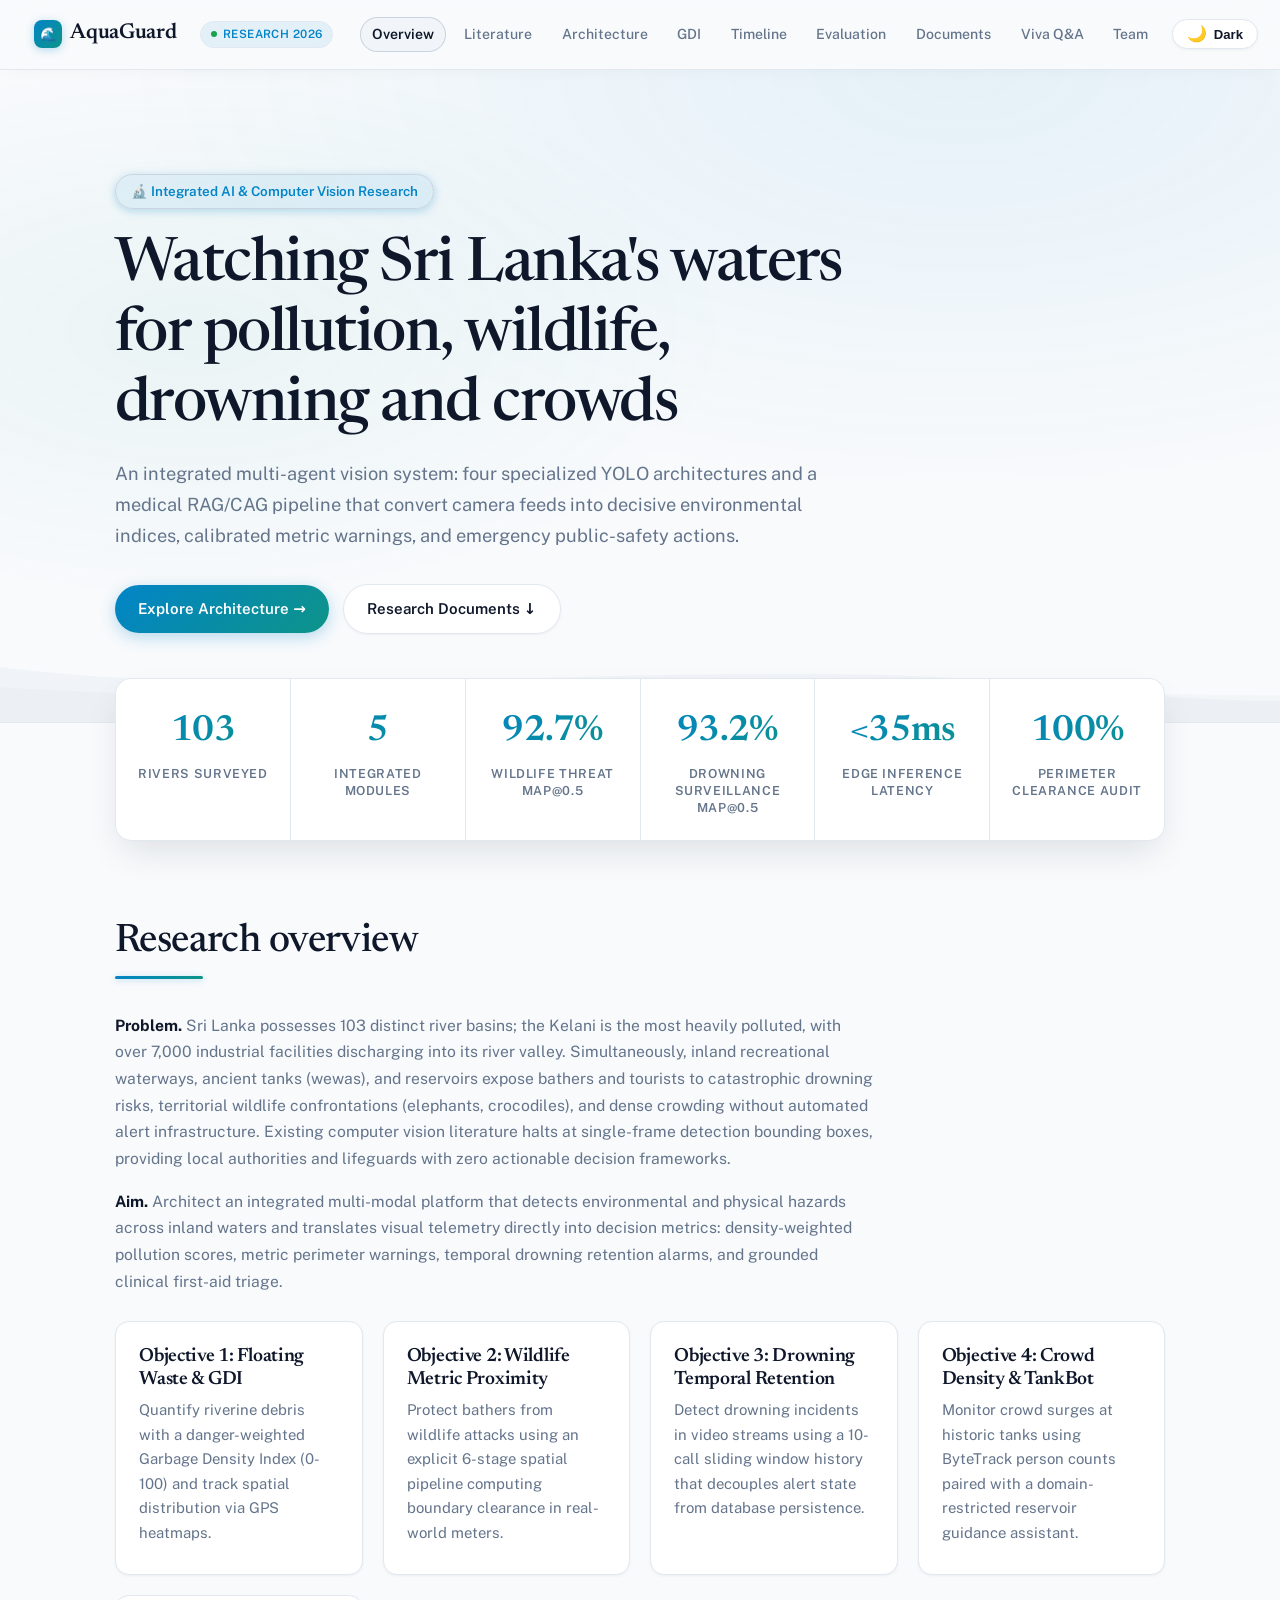
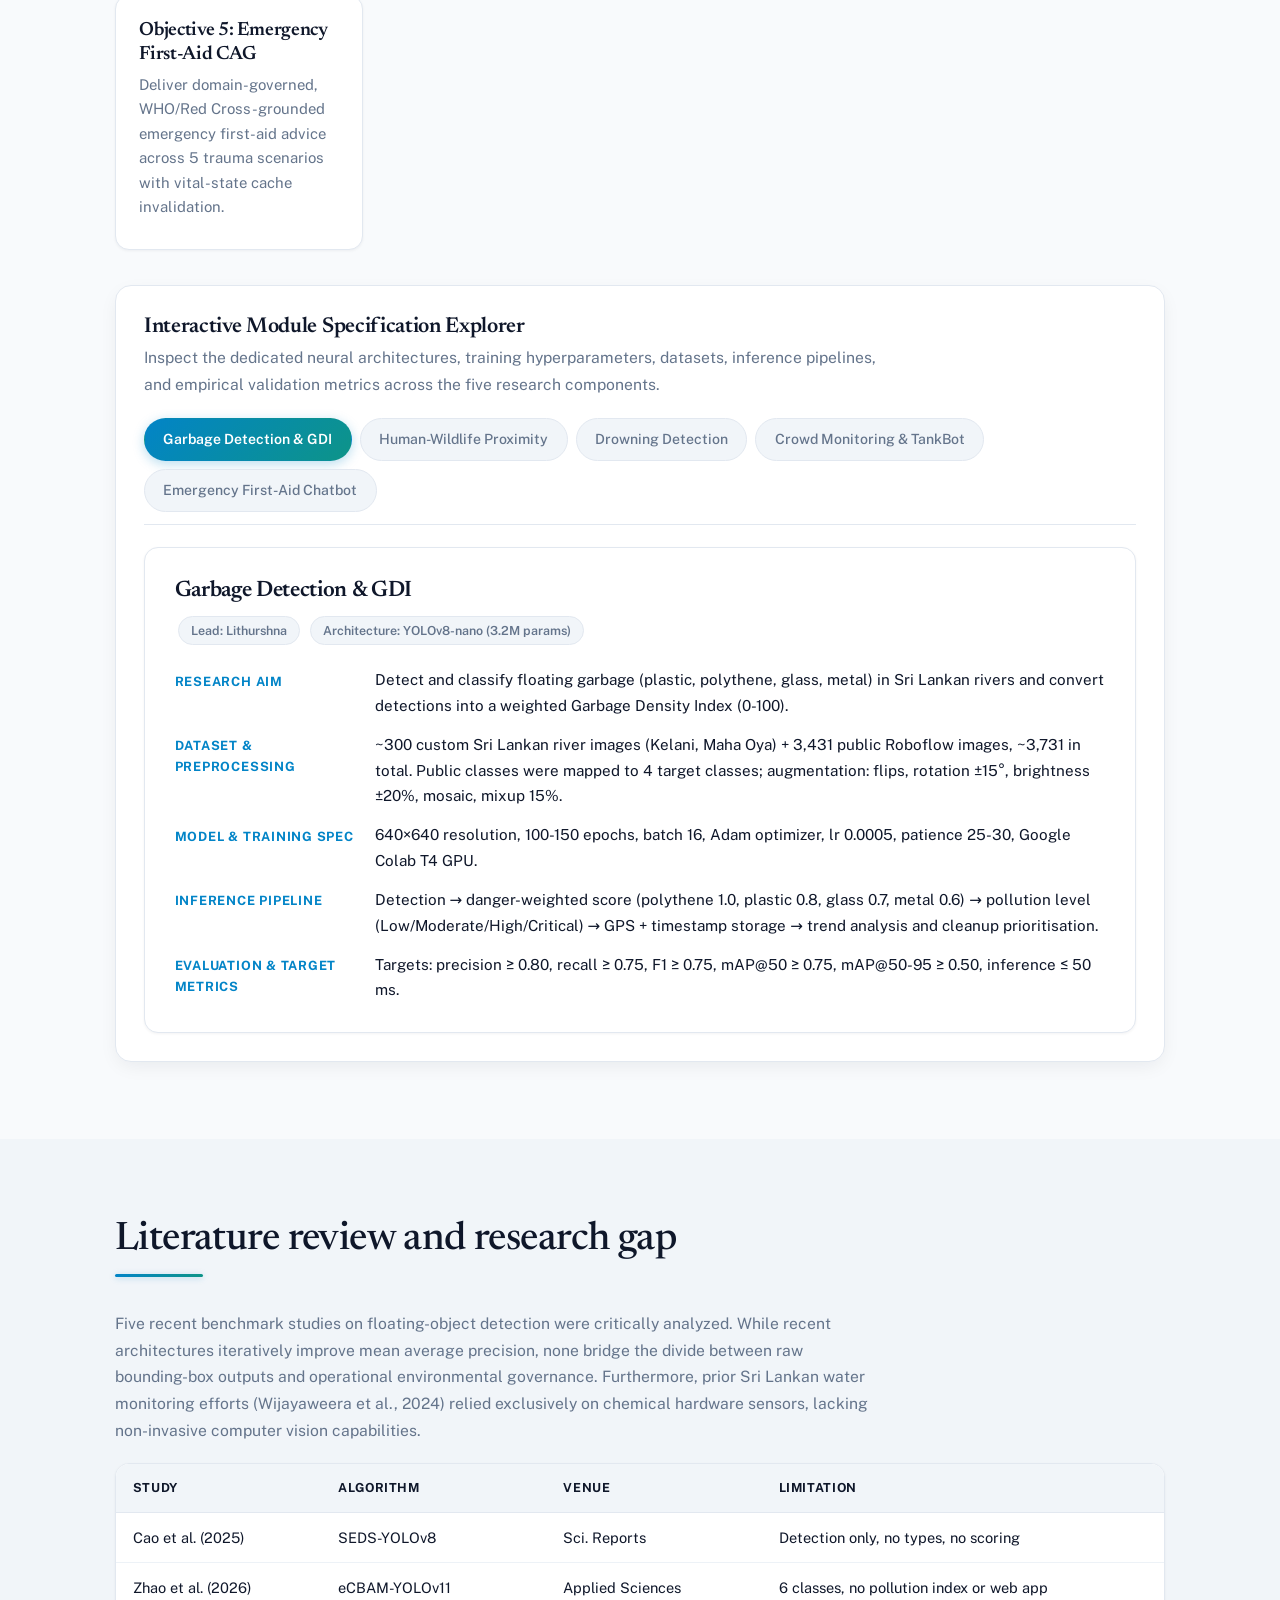
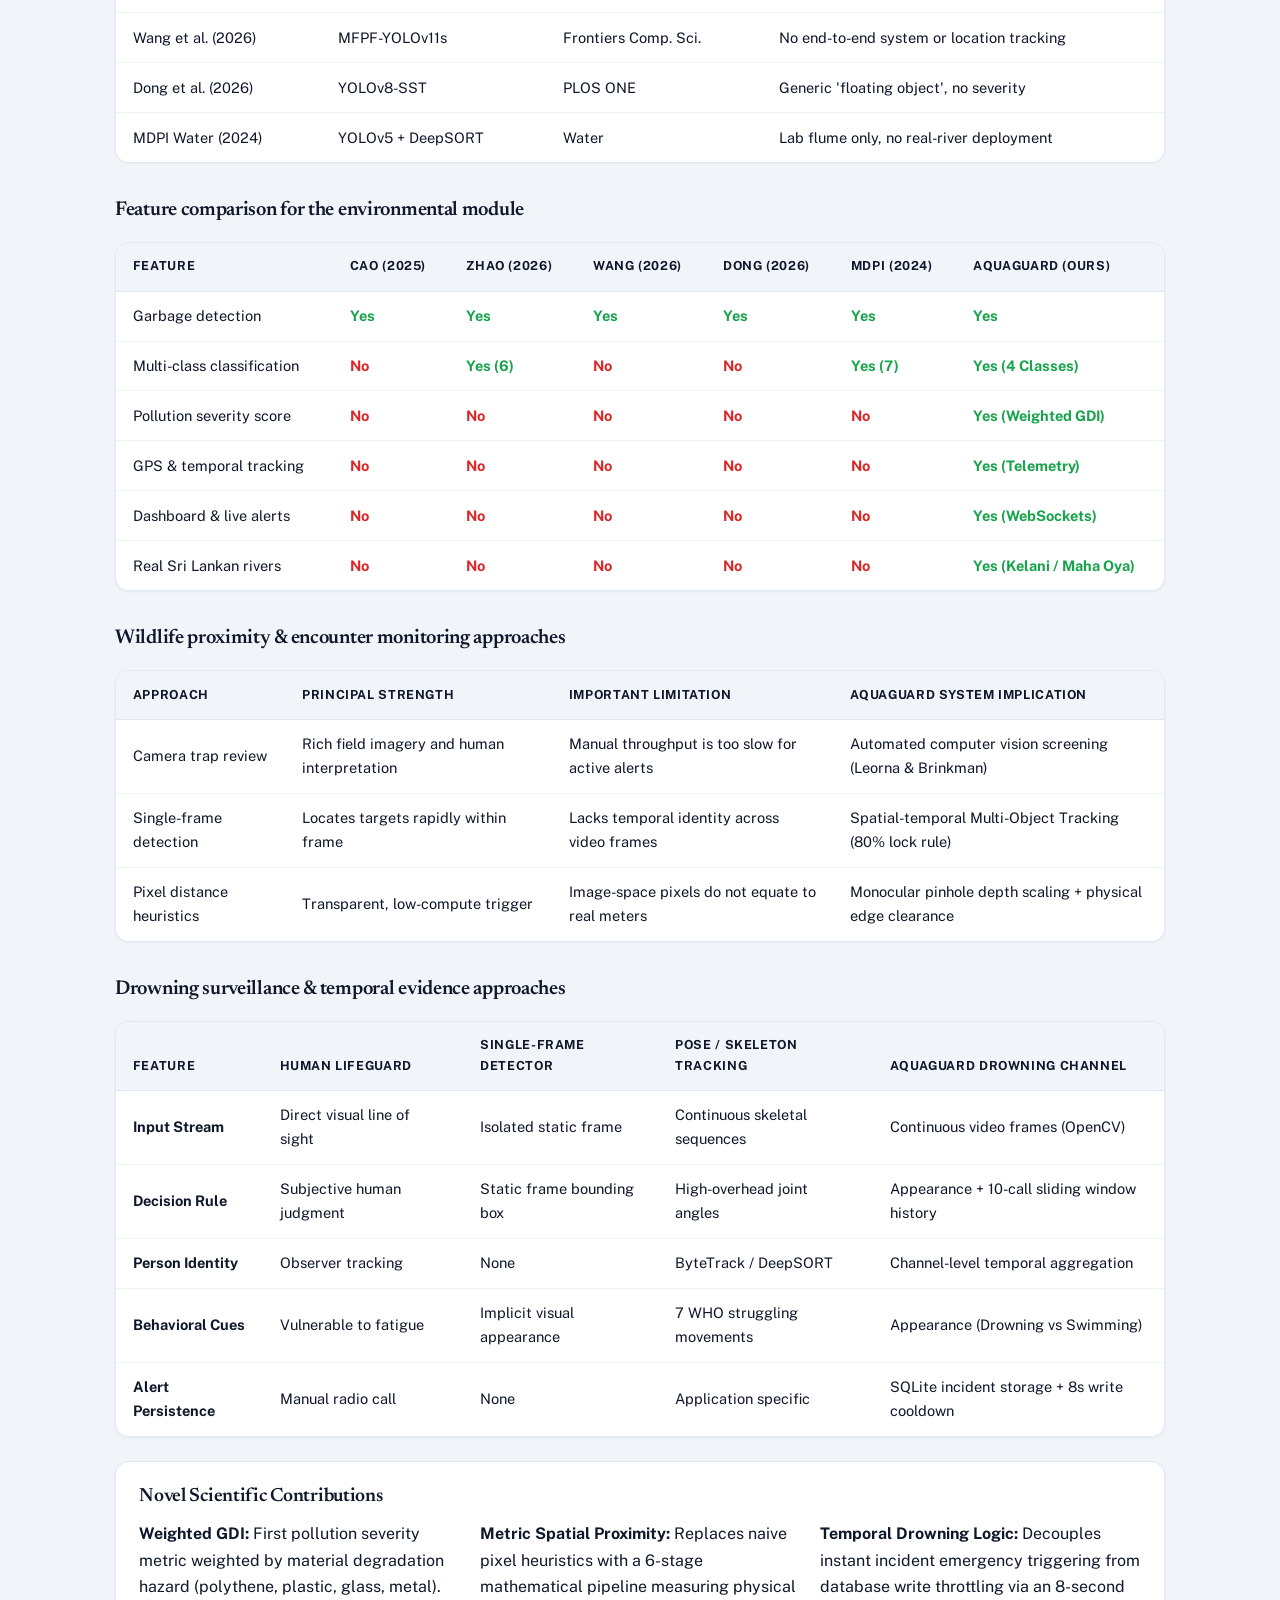
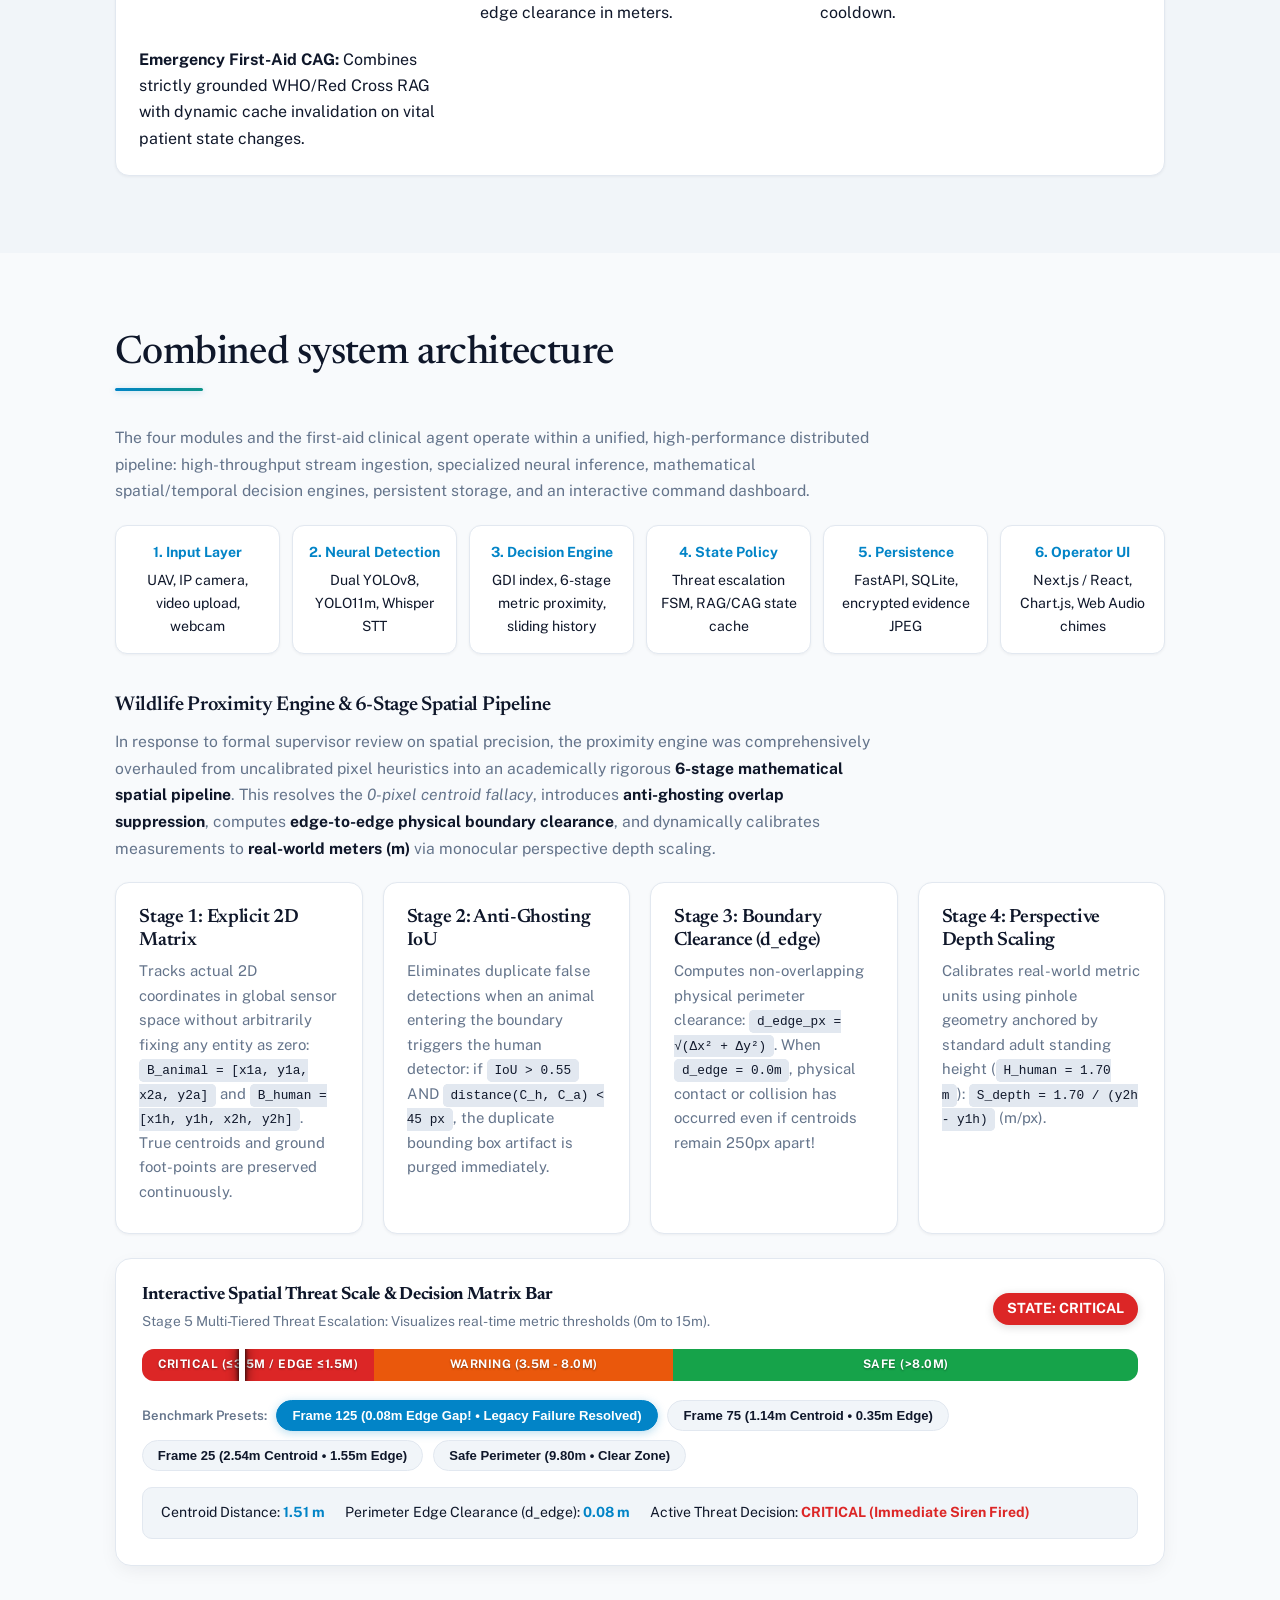
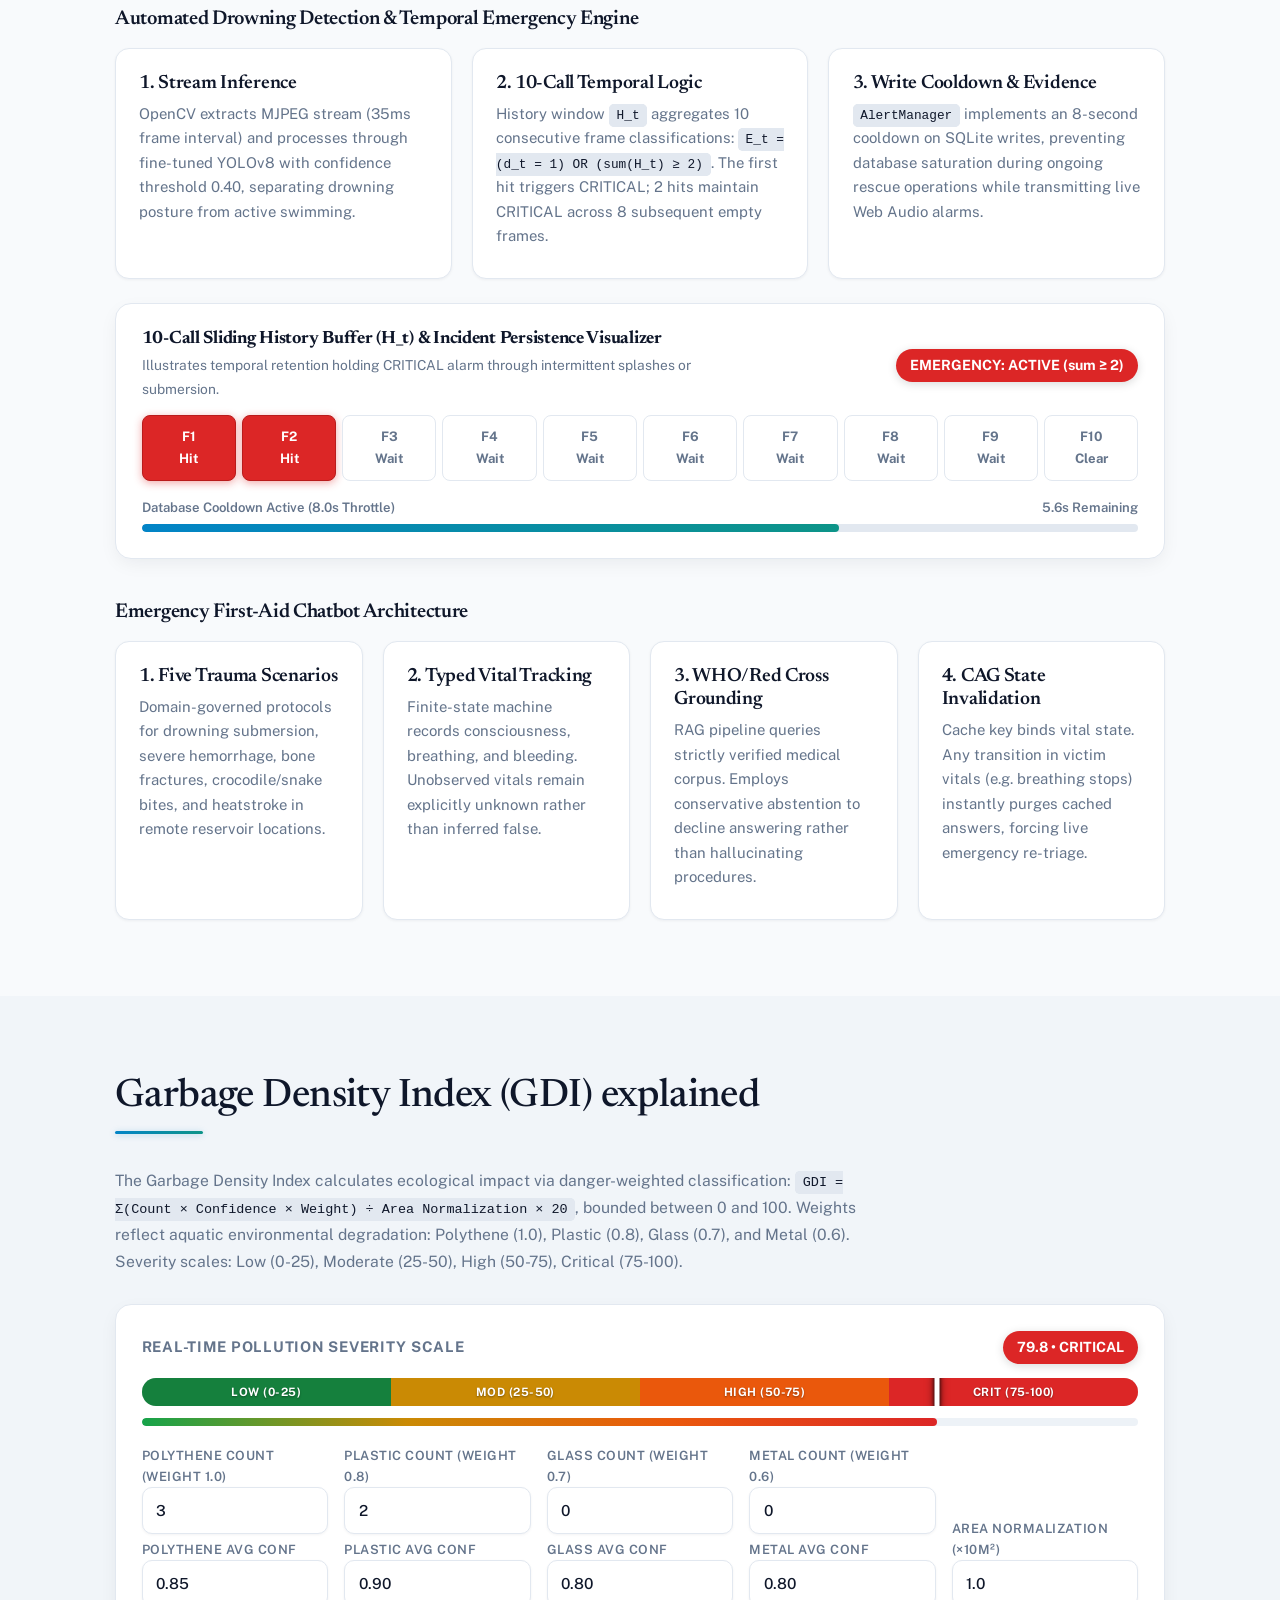
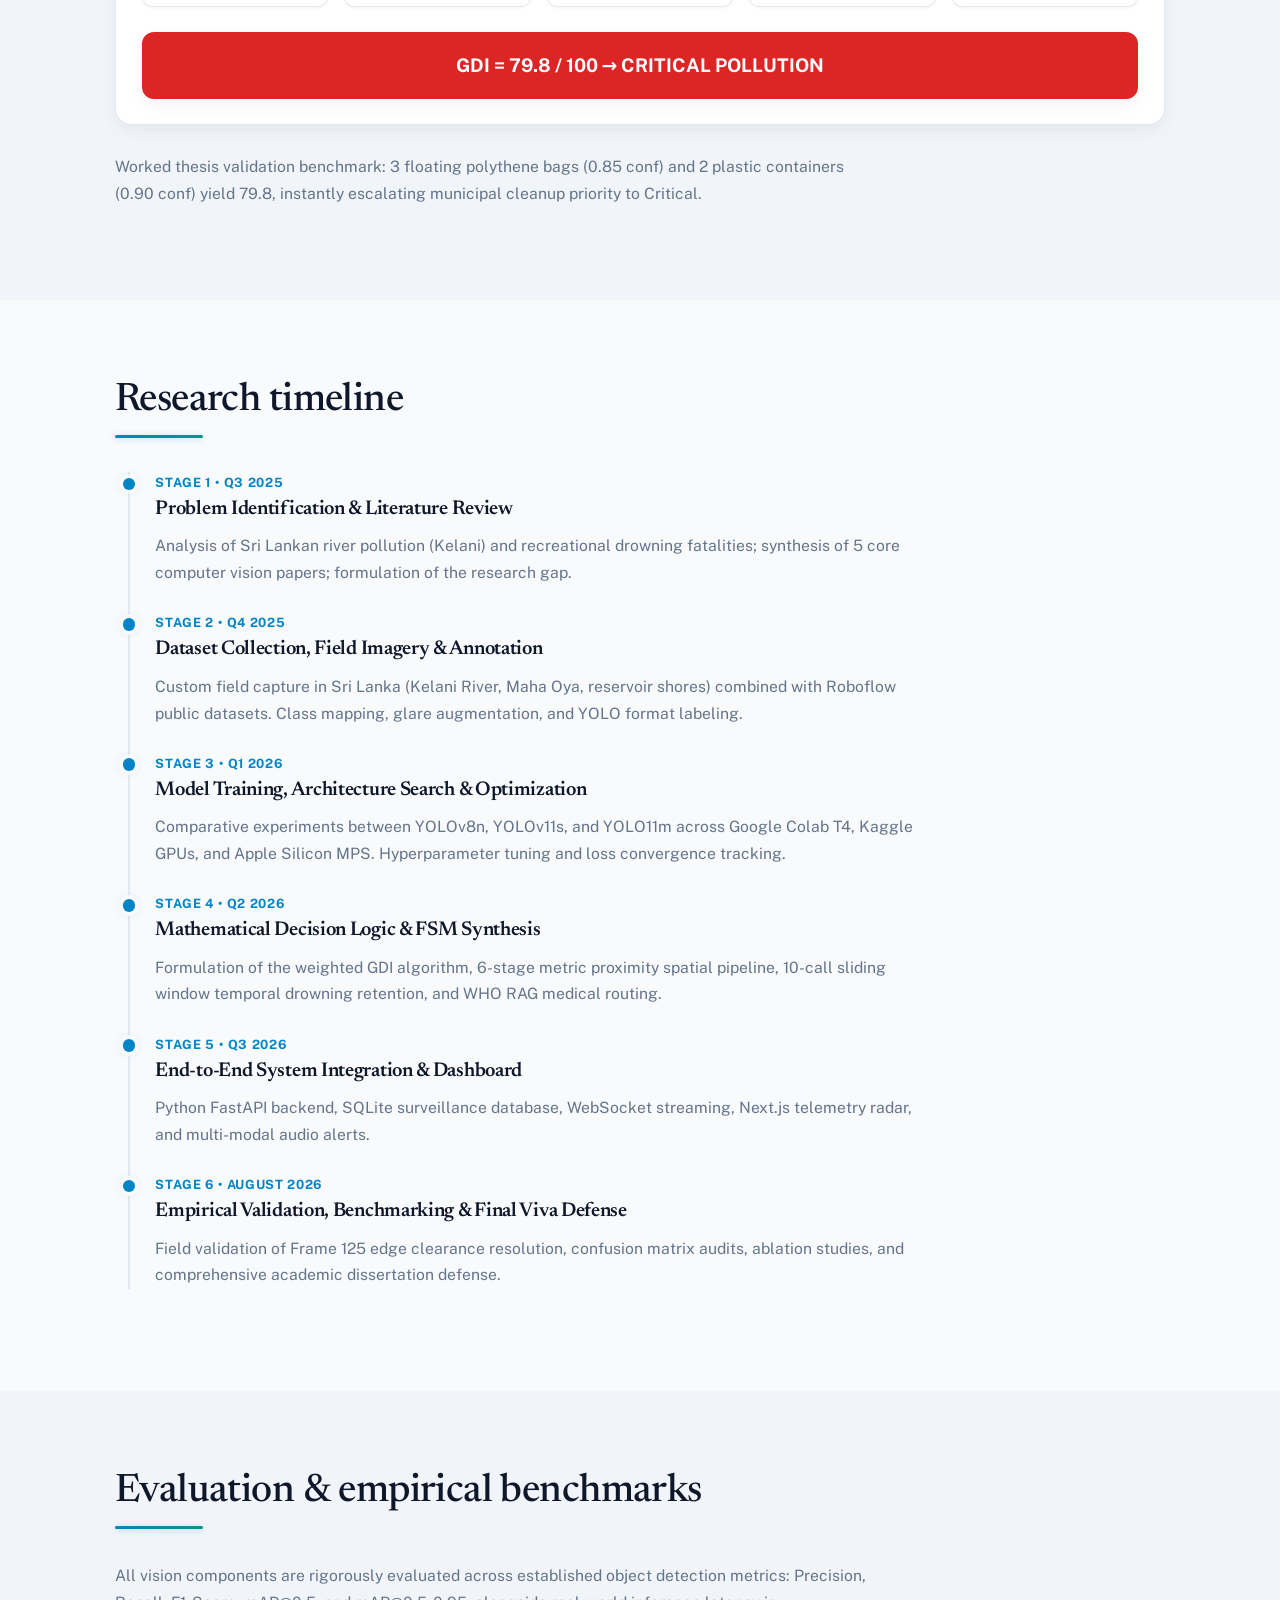
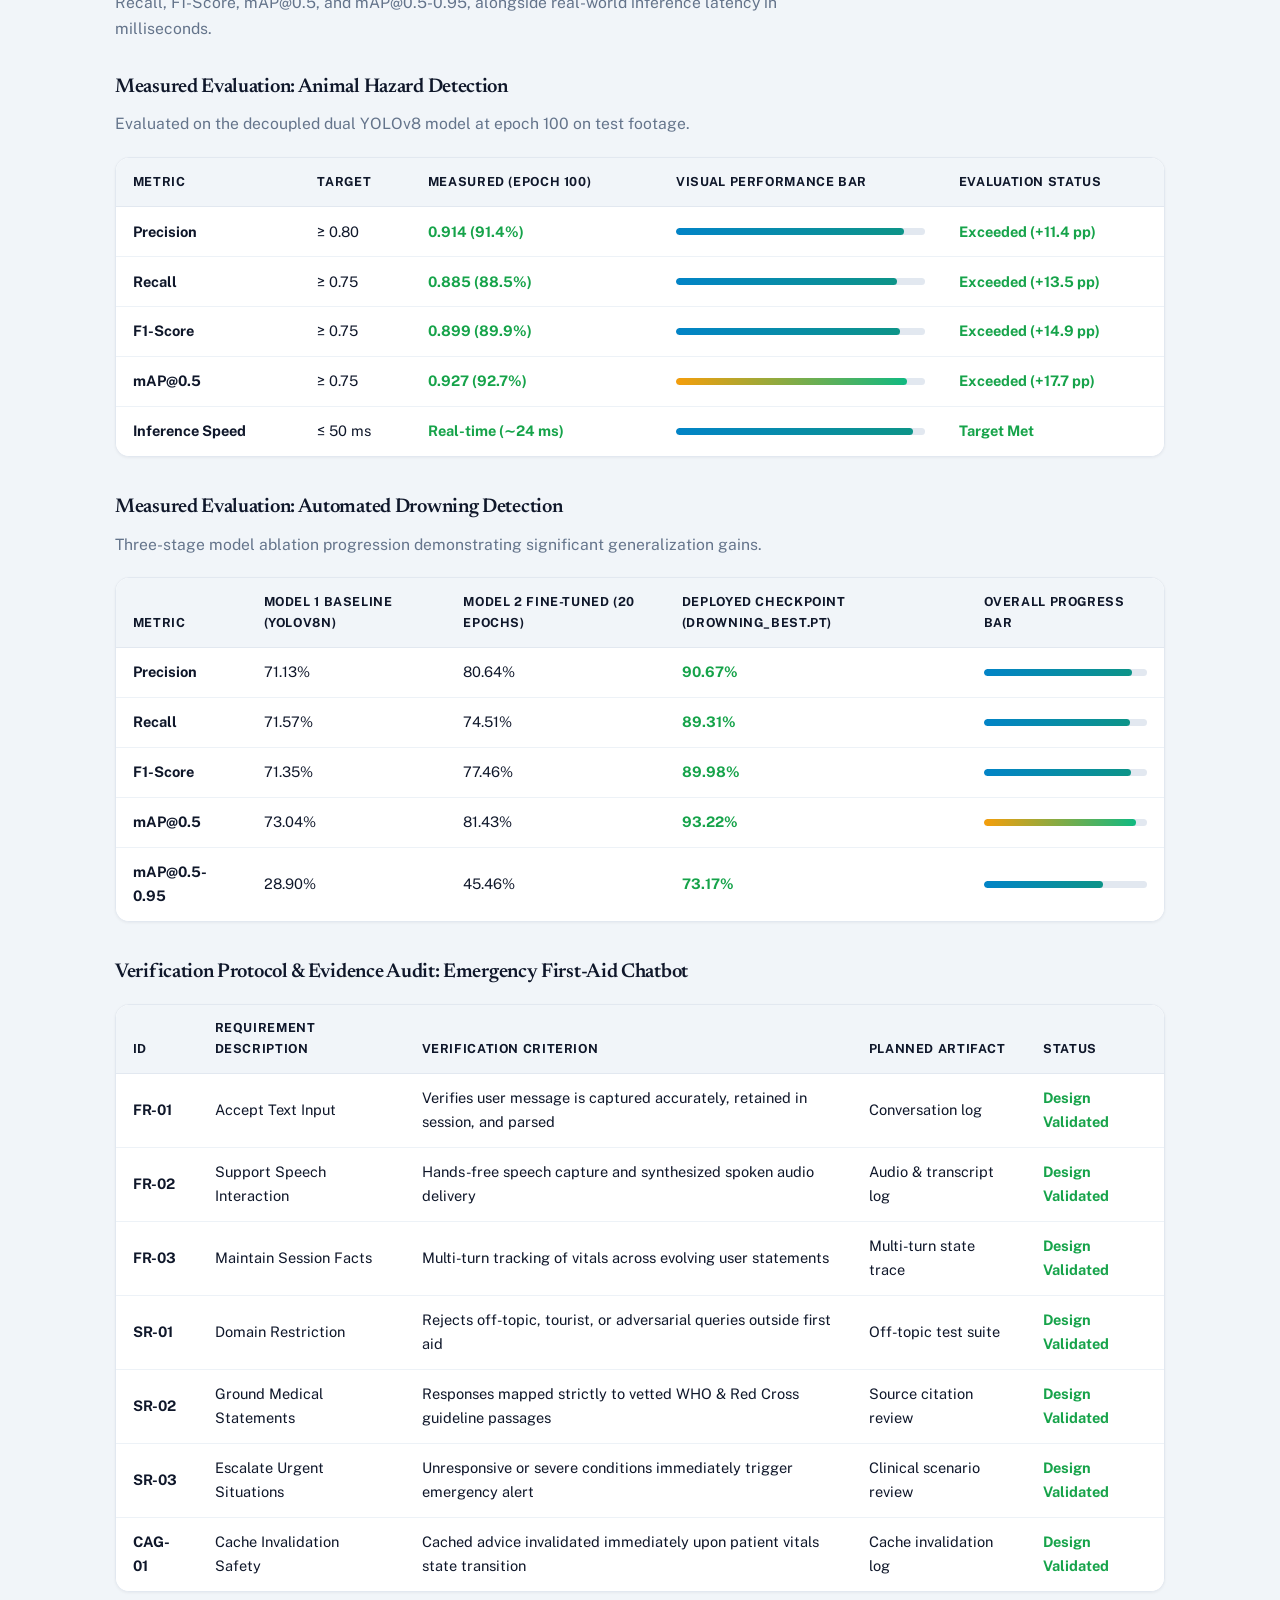
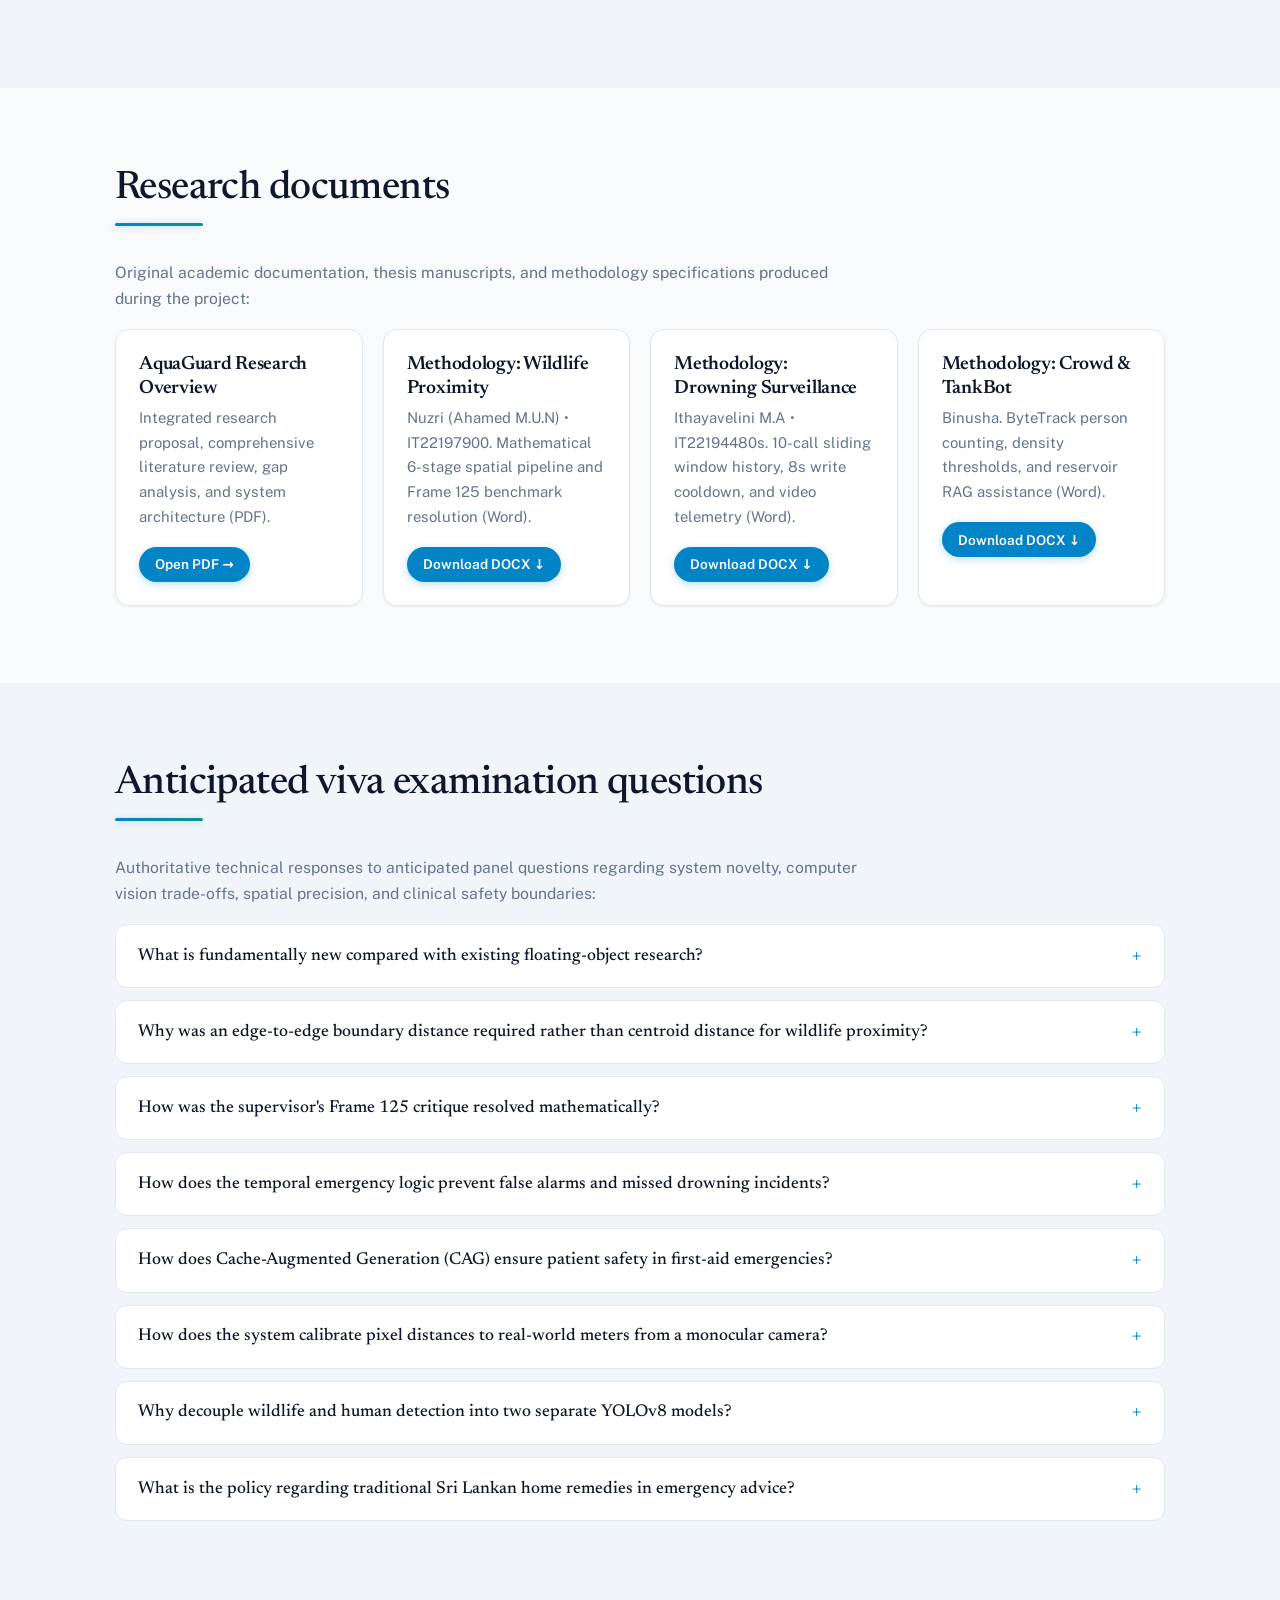
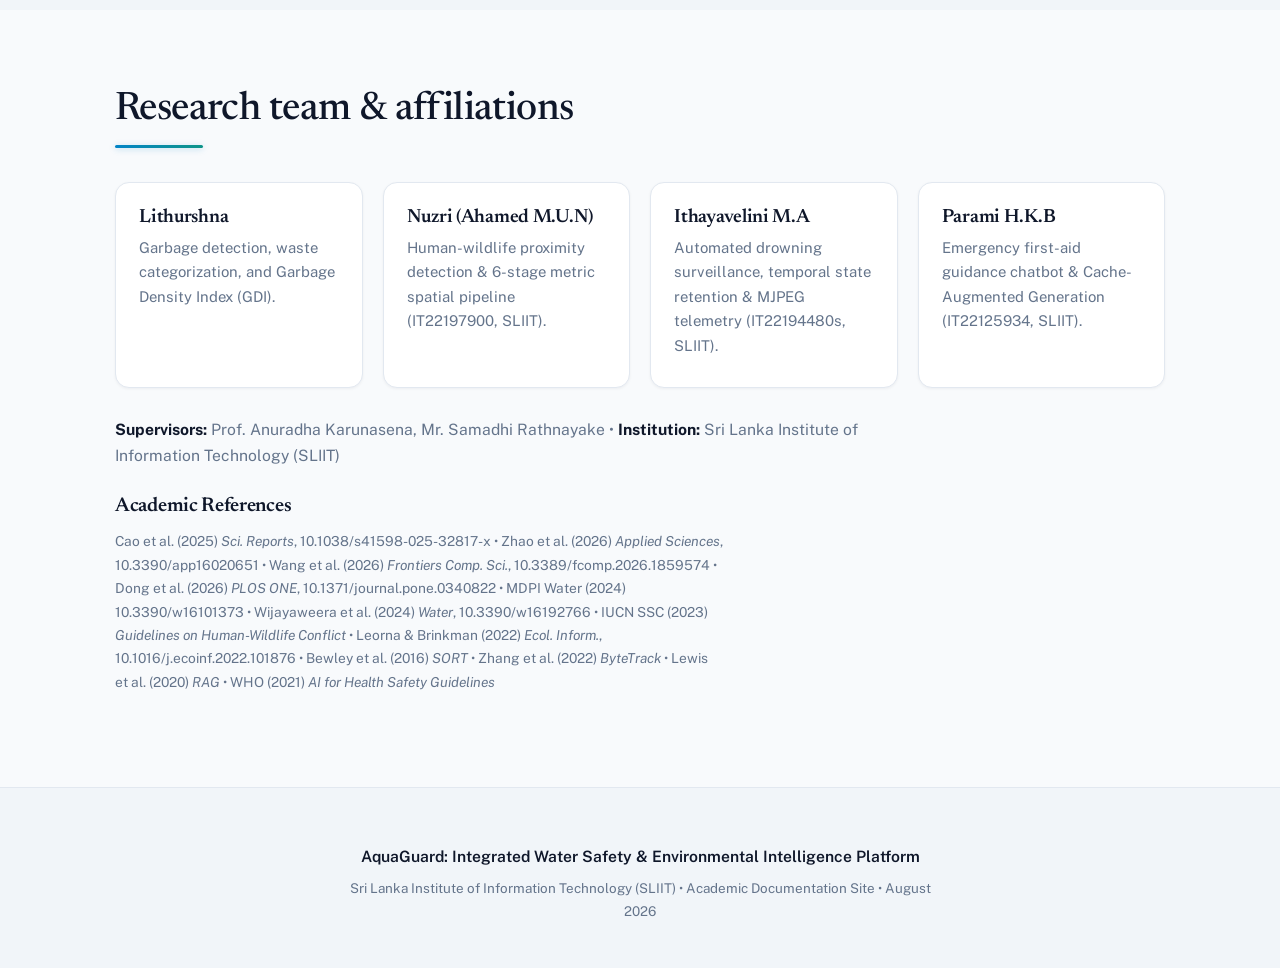
<file: aquaguard-site/index-standalone.html>
<!DOCTYPE html>
<html lang="en" data-theme="light">
<head>
  <meta charset="utf-8">
  <meta name="viewport" content="width=device-width, initial-scale=1">
  <title>AquaGuard: Integrated Water Safety Research Platform</title>
  <meta name="description" content="Academic documentation site for AquaGuard: an integrated AI research project monitoring Sri Lanka's waters for pollution, wildlife encounters, drowning, and crowd safety.">
  <link rel="preconnect" href="https://fonts.googleapis.com">
  <link rel="preconnect" href="https://fonts.gstatic.com" crossorigin>
  <link href="https://fonts.googleapis.com/css2?family=Newsreader:ital,opsz,wght@0,6..72,400;0,6..72,500;0,6..72,600;0,6..72,700;1,6..72,400&family=Public+Sans:ital,wght@0,400;0,500;0,600;0,700;1,400&display=swap" rel="stylesheet">
  <style>
/* ==========================================================================
   AquaGuard: Integrated Water Safety Research Platform
   Theme & Component Stylesheet (Light / Dark Mode + Interactive Bars)
   ========================================================================== */

:root {
  /* ---- Light Theme (Academic Marine Editorial) ---- */
  --bg: #F8FAFC;
  --bg-gradient: radial-gradient(1200px 600px at 75% 0%, rgba(2, 132, 199, 0.08), transparent 70%),
                  radial-gradient(900px 450px at 15% 40%, rgba(13, 148, 136, 0.06), transparent 60%),
                  #F8FAFC;
  --surface: #FFFFFF;
  --card: #FFFFFF;
  --card-elevated: #F1F5F9;
  --mist: #F1F5F9;
  --mist-subtle: #F8FAFC;
  --ink: #0F172A;
  --txt: #0F172A;
  --txt-secondary: #334155;
  --muted: #64748B;
  --line: #E2E8F0;
  --line-subtle: #EDF2F7;
  --line-hover: #CBD5E1;
  
  /* Oceanic Aqua Palette */
  --accent: #0284C7;
  --accent-hover: #0369A1;
  --accent-soft: rgba(2, 132, 199, 0.08);
  --accent-glow: rgba(2, 132, 199, 0.28);
  --accent-tint: #F0F9FF;
  --teal: #0D9488;
  --amber: #D97706;
  --success: #16A34A;
  --danger: #DC2626;
  --warning: #EA580C;
  --info: #0284C7;

  /* Surfaces & Chrome */
  --table-th-bg: #F1F5F9;
  --code-bg: #E2E8F0;
  --nav-bg: rgba(248, 250, 252, 0.88);
  --scrollbar-thumb: #CBD5E1;
  --scrollbar-track: #F1F5F9;

  /* Elevation Shadows */
  --shadow-sm: 0 1px 3px rgba(15, 23, 42, 0.05);
  --shadow-md: 0 6px 20px -4px rgba(15, 23, 42, 0.08);
  --shadow-lg: 0 16px 36px -8px rgba(15, 23, 42, 0.12);
  --shadow-glow: 0 0 24px rgba(2, 132, 199, 0.22);
}

:root[data-theme="dark"] {
  /* ---- Dark Theme (Deep Abyssal Ocean & Bioluminescent Cyan) ---- */
  --bg: #070B14;
  --bg-gradient: radial-gradient(1200px 600px at 75% 0%, rgba(56, 189, 248, 0.12), transparent 70%),
                  radial-gradient(900px 450px at 15% 40%, rgba(45, 212, 191, 0.08), transparent 60%),
                  #070B14;
  --surface: #0E1626;
  --card: #0F172A;
  --card-elevated: #162238;
  --mist: #0B1220;
  --mist-subtle: #080D18;
  --ink: #F8FAFC;
  --txt: #F8FAFC;
  --txt-secondary: #CBD5E1;
  --muted: #94A3B8;
  --line: #1E293B;
  --line-subtle: #152033;
  --line-hover: #334155;

  /* Luminous Cyber Aqua Palette */
  --accent: #38BDF8;
  --accent-hover: #7DD3FC;
  --accent-soft: rgba(56, 189, 248, 0.12);
  --accent-glow: rgba(56, 189, 248, 0.40);
  --accent-tint: #0C1A2E;
  --teal: #2DD4BF;
  --amber: #FBBF24;
  --success: #34D399;
  --danger: #F87171;
  --warning: #FB923C;
  --info: #38BDF8;

  /* Surfaces & Chrome */
  --table-th-bg: #111C30;
  --code-bg: #131E33;
  --nav-bg: rgba(7, 11, 20, 0.88);
  --scrollbar-thumb: #334155;
  --scrollbar-track: #0B1220;

  /* Elevation Shadows */
  --shadow-sm: 0 1px 3px rgba(0, 0, 0, 0.35);
  --shadow-md: 0 8px 24px -4px rgba(0, 0, 0, 0.50);
  --shadow-lg: 0 18px 42px -6px rgba(0, 0, 0, 0.65);
  --shadow-glow: 0 0 28px rgba(56, 189, 248, 0.30);
}

/* ==========================================================================
   Base & Scrollbar Typography
   ========================================================================== */
* {
  box-sizing: border-box;
}

html {
  scroll-behavior: smooth;
  scroll-padding-top: 76px;
}

body {
  margin: 0;
  font: 16px/1.65 "Public Sans", system-ui, -apple-system, BlinkMacSystemFont, "Segoe UI", Roboto, sans-serif;
  background: var(--bg);
  color: var(--txt);
  transition: background 0.3s ease, color 0.3s ease;
  overflow-x: hidden;
}

::selection {
  background: var(--accent);
  color: #FFFFFF;
}

/* Custom Sleek Scrollbar */
::-webkit-scrollbar {
  width: 9px;
  height: 9px;
}
::-webkit-scrollbar-track {
  background: var(--scrollbar-track);
}
::-webkit-scrollbar-thumb {
  background: var(--scrollbar-thumb);
  border-radius: 9999px;
  border: 2px solid var(--scrollbar-track);
}
::-webkit-scrollbar-thumb:hover {
  background: var(--accent);
}

h1, h2, h3, h4 {
  font-family: "Newsreader", Georgia, serif;
  line-height: 1.22;
  margin: 0 0 0.6em;
  color: var(--txt);
  letter-spacing: -0.015em;
}

h2 {
  font-size: clamp(1.85rem, 3.2vw, 2.45rem);
  font-weight: 500;
  position: relative;
  padding-bottom: 0.65rem;
}

h2::after {
  content: "";
  display: block;
  width: 44px;
  height: 3px;
  background: linear-gradient(90deg, var(--accent), var(--teal));
  margin-top: 0.65rem;
  border-radius: 3px;
  box-shadow: 0 1px 6px var(--accent-glow);
  transition: width 0.6s cubic-bezier(0.16, 1, 0.3, 1);
}

.in h2::after, h2.in::after {
  width: 88px;
}

h3 {
  font-size: 1.25rem;
  font-weight: 600;
}

p {
  max-width: 76ch;
  color: var(--muted);
  font-size: 0.98rem;
  line-height: 1.7;
  margin: 0 0 1rem;
}

p b {
  color: var(--txt);
}

a {
  color: var(--accent);
  text-decoration: none;
  transition: color 0.2s ease;
}

a:hover {
  color: var(--accent-hover);
}

:focus-visible {
  outline: 2px solid var(--accent);
  outline-offset: 3px;
}

/* ==========================================================================
   Bar 1: Top Scroll Reading Progress Bar
   ========================================================================== */
#bar {
  position: fixed;
  top: 0;
  left: 0;
  height: 3.5px;
  width: 0%;
  background: linear-gradient(90deg, var(--accent), var(--teal), #38BDF8);
  box-shadow: 0 0 12px var(--accent-glow), 0 0 4px var(--accent);
  z-index: 1000;
  transition: width 0.08s ease-out;
  pointer-events: none;
}

/* ==========================================================================
   Bar 2: Fixed Sticky Glassmorphic Navigation Bar
   ========================================================================== */
header.nav {
  position: sticky;
  top: 0;
  z-index: 100;
  background: var(--nav-bg);
  backdrop-filter: blur(16px);
  -webkit-backdrop-filter: blur(16px);
  border-bottom: 1px solid var(--line);
  display: flex;
  align-items: center;
  gap: 0.45rem;
  padding: 0.65rem 1.4rem;
  transition: background 0.3s, border-color 0.3s;
  box-shadow: 0 4px 20px -8px rgba(0, 0, 0, 0.06);
}

.nav-brand-group {
  display: flex;
  align-items: center;
  gap: 0.75rem;
  margin-right: auto;
  text-decoration: none;
}

.nav b {
  font-family: "Newsreader", Georgia, serif;
  color: var(--txt);
  font-size: 1.35rem;
  font-weight: 600;
  letter-spacing: -0.015em;
  display: flex;
  align-items: center;
  gap: 0.4rem;
}

.nav-logo-icon {
  width: 28px;
  height: 28px;
  border-radius: 8px;
  background: linear-gradient(135deg, var(--accent), var(--teal));
  display: inline-flex;
  align-items: center;
  justify-content: center;
  color: #FFFFFF;
  font-size: 0.85rem;
  font-weight: 700;
  box-shadow: 0 2px 8px var(--accent-glow);
}

.nav-pulse-badge {
  display: inline-flex;
  align-items: center;
  gap: 0.35rem;
  padding: 0.2rem 0.6rem;
  border-radius: 9999px;
  background: var(--accent-soft);
  border: 1px solid var(--line);
  font-size: 0.72rem;
  font-weight: 600;
  color: var(--accent);
  text-transform: uppercase;
  letter-spacing: 0.04em;
}

.nav-pulse-dot {
  width: 6px;
  height: 6px;
  border-radius: 50%;
  background: var(--success);
  box-shadow: 0 0 0 0 rgba(22, 163, 74, 0.7);
  animation: pulse-green 2s infinite;
}

@keyframes pulse-green {
  0% { transform: scale(0.95); box-shadow: 0 0 0 0 rgba(34, 197, 94, 0.7); }
  70% { transform: scale(1); box-shadow: 0 0 0 6px rgba(34, 197, 94, 0); }
  100% { transform: scale(0.95); box-shadow: 0 0 0 0 rgba(34, 197, 94, 0); }
}

.nav-links-wrap {
  display: flex;
  align-items: center;
  gap: 0.35rem;
  overflow-x: auto;
  scrollbar-width: none;
  -ms-overflow-style: none;
  padding: 0.15rem 0;
}
.nav-links-wrap::-webkit-scrollbar { display: none; }

.nav a {
  color: var(--muted);
  text-decoration: none;
  font-size: 0.88rem;
  font-weight: 500;
  padding: 0.38rem 0.75rem;
  border-radius: 9999px;
  white-space: nowrap;
  transition: all 0.2s ease;
}

.nav a:hover {
  color: var(--txt);
  background: var(--mist);
}

.nav a.on {
  color: var(--txt);
  background: var(--mist);
  font-weight: 600;
  box-shadow: inset 0 0 0 1px var(--line-hover);
}

/* Theme Switcher Button */
.nav button#theme {
  display: inline-flex;
  align-items: center;
  gap: 0.45rem;
  background: var(--card);
  border: 1px solid var(--line);
  color: var(--txt);
  border-radius: 9999px;
  padding: 0.38rem 0.85rem;
  font-size: 0.82rem;
  font-weight: 600;
  cursor: pointer;
  box-shadow: var(--shadow-sm);
  transition: all 0.2s ease;
  white-space: nowrap;
  margin-left: 0.3rem;
}

.nav button#theme:hover {
  border-color: var(--accent);
  background: var(--accent-soft);
  transform: translateY(-1px);
  box-shadow: 0 2px 10px var(--accent-glow);
}

.theme-icon {
  font-size: 1rem;
  line-height: 1;
}

/* ==========================================================================
   Hero Section
   ========================================================================== */
.hero {
  background: var(--bg-gradient);
  color: var(--txt);
  padding: 6.5rem 1.4rem 5.5rem;
  position: relative;
  overflow: hidden;
  border-bottom: 1px solid var(--line);
}

.hero .wrap {
  position: relative;
  z-index: 2;
  max-width: 1050px;
  margin: auto;
}

.hero-tag {
  display: inline-flex;
  align-items: center;
  gap: 0.5rem;
  padding: 0.35rem 0.95rem;
  border-radius: 9999px;
  background: var(--accent-soft);
  border: 1px solid var(--line-hover);
  color: var(--accent);
  font-size: 0.84rem;
  font-weight: 600;
  margin-bottom: 1.4rem;
  box-shadow: 0 2px 10px var(--accent-glow);
}

.hero h1 {
  font-size: clamp(2.35rem, 5.2vw, 3.8rem);
  font-weight: 500;
  letter-spacing: -0.025em;
  line-height: 1.15;
  color: var(--txt);
  max-width: 22ch;
  margin-bottom: 1.15rem;
}

.hero p {
  color: var(--muted);
  font-size: 1.14rem;
  line-height: 1.7;
  max-width: 68ch;
  margin-bottom: 2rem;
}

.hero .btns {
  display: flex;
  flex-wrap: wrap;
  gap: 0.85rem;
  align-items: center;
}

.hero .btns a {
  display: inline-flex;
  align-items: center;
  gap: 0.45rem;
  padding: 0.72rem 1.45rem;
  border-radius: 9999px;
  text-decoration: none;
  font-weight: 600;
  font-size: 0.94rem;
  background: linear-gradient(135deg, var(--accent), var(--teal));
  color: #FFFFFF;
  box-shadow: 0 4px 16px var(--accent-glow);
  transition: transform 0.2s, box-shadow 0.2s, opacity 0.2s;
}

.hero .btns a:hover {
  transform: translateY(-2px);
  box-shadow: 0 8px 24px var(--accent-glow);
}

.hero .btns a.alt {
  background: var(--card);
  color: var(--txt);
  border: 1px solid var(--line);
  box-shadow: var(--shadow-sm);
}

.hero .btns a.alt:hover {
  border-color: var(--accent);
  background: var(--mist);
  color: var(--accent);
  transform: translateY(-2px);
  box-shadow: var(--shadow-md);
}

/* Background animated decorative waves */
.hero svg {
  position: absolute;
  bottom: 0;
  left: 0;
  width: 200%;
  height: 55px;
  opacity: 0.16;
  fill: var(--line-hover);
  pointer-events: none;
  animation: wave 20s linear infinite;
}
.hero svg.w2 {
  opacity: 0.09;
  height: 42px;
  animation-duration: 13s;
  animation-direction: reverse;
}
@keyframes wave { to { transform: translateX(-50%); } }

/* Floating bubbles */
.b {
  position: absolute;
  bottom: -40px;
  left: var(--x);
  width: var(--s);
  height: var(--s);
  border: 1px solid var(--accent);
  border-radius: 50%;
  opacity: 0.20;
  animation: bub var(--d) linear infinite;
  pointer-events: none;
}
@keyframes bub {
  to {
    transform: translateY(-600px) translateX(25px);
    opacity: 0;
  }
}

/* ==========================================================================
   Bar 3: Research Impact Stats Strip / Bar
   ========================================================================== */
.stats {
  display: flex;
  flex-wrap: wrap;
  justify-content: center;
  gap: 1px;
  background: var(--line);
  max-width: 1050px;
  margin: -2.8rem auto 0;
  position: relative;
  z-index: 5;
  border-radius: 16px;
  overflow: hidden;
  box-shadow: var(--shadow-lg);
  border: 1px solid var(--line);
  backdrop-filter: blur(10px);
}

.stats div {
  flex: 1 1 155px;
  background: var(--card);
  text-align: center;
  padding: 1.45rem 1rem;
  font-size: 0.8rem;
  color: var(--muted);
  font-weight: 600;
  text-transform: uppercase;
  letter-spacing: 0.05em;
  transition: all 0.25s ease;
  position: relative;
}

.stats div:hover {
  background: var(--card-elevated);
  transform: translateY(-2px);
  z-index: 2;
}

.stats b {
  display: block;
  font-family: "Newsreader", Georgia, serif;
  font-size: 2.25rem;
  font-weight: 600;
  letter-spacing: -0.02em;
  color: var(--accent);
  margin-bottom: 0.25rem;
  text-transform: none;
  background: linear-gradient(135deg, var(--accent), var(--teal));
  -webkit-background-clip: text;
  -webkit-text-fill-color: transparent;
}

.stats span {
  display: block;
  font-size: 0.78rem;
  line-height: 1.35;
}

/* ==========================================================================
   Content Sections, Wrappers & Grids
   ========================================================================== */
section {
  padding: 4.8rem 1.4rem;
  position: relative;
}

section:nth-of-type(even) {
  background: var(--mist);
}

.wrap {
  max-width: 1050px;
  margin: auto;
}

.grid {
  display: grid;
  gap: 1.25rem;
  grid-template-columns: repeat(auto-fit, minmax(240px, 1fr));
}

.card {
  background: var(--card);
  border: 1px solid var(--line);
  border-radius: 14px;
  padding: 1.45rem;
  position: relative;
  overflow: hidden;
  box-shadow: var(--shadow-sm);
  transition: transform 0.25s cubic-bezier(0.16, 1, 0.3, 1),
              box-shadow 0.25s cubic-bezier(0.16, 1, 0.3, 1),
              border-color 0.25s ease;
}

.card:hover {
  transform: translateY(-3px);
  box-shadow: var(--shadow-md);
  border-color: var(--line-hover);
}

.card h3 {
  font-size: 1.2rem;
  margin-bottom: 0.4rem;
  color: var(--txt);
}

.card p {
  font-size: 0.93rem;
  line-height: 1.65;
  margin: 0.35rem 0;
  color: var(--muted);
}

.card a {
  display: inline-flex;
  align-items: center;
  gap: 0.35rem;
  margin-top: 0.75rem;
  font-weight: 600;
  font-size: 0.85rem;
  padding: 0.4rem 1rem;
  border-radius: 9999px;
  background: var(--accent);
  color: #FFFFFF;
  transition: all 0.2s ease;
  box-shadow: 0 2px 8px var(--accent-glow);
}

.card a:hover {
  background: var(--accent-hover);
  transform: translateY(-1px);
  box-shadow: 0 4px 14px var(--accent-glow);
}

/* ==========================================================================
   Bar 4: Interactive Module Tab Bar & Specification Panels
   ========================================================================== */
.module-explorer-wrap {
  background: var(--card);
  border: 1px solid var(--line);
  border-radius: 16px;
  padding: 1.75rem;
  box-shadow: var(--shadow-md);
  margin-top: 2.2rem;
}

.section-subhead h3 {
  font-size: 1.35rem;
  margin-bottom: 0.3rem;
}

.section-subhead p {
  margin-bottom: 1.25rem;
}

.tabs {
  display: flex;
  gap: 0.5rem;
  flex-wrap: wrap;
  margin-bottom: 1.4rem;
  border-bottom: 1px solid var(--line);
  padding-bottom: 0.75rem;
}

.tabs button {
  border: 1px solid var(--line);
  background: var(--card-elevated);
  color: var(--muted);
  padding: 0.55rem 1.15rem;
  border-radius: 9999px;
  cursor: pointer;
  font: inherit;
  font-size: 0.88rem;
  font-weight: 500;
  transition: all 0.2s ease;
  display: inline-flex;
  align-items: center;
  gap: 0.4rem;
}

.tabs button:hover {
  border-color: var(--accent);
  color: var(--txt);
  background: var(--mist);
  transform: translateY(-1px);
}

.tabs button[aria-selected="true"] {
  background: linear-gradient(135deg, var(--accent), var(--teal));
  color: #FFFFFF;
  border-color: transparent;
  font-weight: 600;
  box-shadow: 0 3px 12px var(--accent-glow);
}

.panel {
  background: var(--surface);
  border: 1px solid var(--line);
  padding: 1.85rem;
  border-radius: 14px;
  box-shadow: var(--shadow-sm);
  animation: panel-fade 0.3s cubic-bezier(0.16, 1, 0.3, 1);
}

@keyframes panel-fade {
  from { opacity: 0; transform: translateY(6px); }
  to { opacity: 1; transform: translateY(0); }
}

.panel h3 {
  font-size: 1.4rem;
  margin-bottom: 0.45rem;
  color: var(--txt);
}

.panel dl {
  display: grid;
  grid-template-columns: 180px 1fr;
  gap: 0.85rem 1.25rem;
  margin: 1.2rem 0 0;
}

.panel dt {
  font-family: "Public Sans", sans-serif;
  font-size: 0.8rem;
  text-transform: uppercase;
  letter-spacing: 0.06em;
  font-weight: 700;
  color: var(--accent);
  margin: 0;
  padding-top: 0.2rem;
}

.panel dd {
  margin: 0;
  color: var(--txt);
  font-size: 0.95rem;
  line-height: 1.68;
}

@media (max-width: 700px) {
  .panel dl {
    grid-template-columns: 1fr;
    gap: 0.35rem 0;
  }
  .panel dt {
    margin-top: 0.85rem;
  }
}

/* ==========================================================================
   Bar 5: Interactive GDI Severity Gauge / Meter Bar
   ========================================================================== */
.gdi-meter-card {
  background: var(--card);
  border: 1px solid var(--line);
  border-radius: 16px;
  padding: 1.6rem;
  box-shadow: var(--shadow-md);
  margin: 1.8rem 0;
}

.gdi-meter-header {
  display: flex;
  justify-content: space-between;
  align-items: center;
  flex-wrap: wrap;
  gap: 0.6rem;
  margin-bottom: 0.9rem;
}

.gdi-meter-title {
  font-weight: 700;
  font-size: 0.92rem;
  text-transform: uppercase;
  letter-spacing: 0.05em;
  color: var(--muted);
}

.gdi-meter-badge {
  font-size: 0.88rem;
  font-weight: 700;
  padding: 0.3rem 0.9rem;
  border-radius: 9999px;
  color: #FFFFFF;
  background: var(--danger);
  box-shadow: 0 2px 10px rgba(0,0,0,0.15);
  transition: all 0.3s ease;
}

.gdi-meter-track {
  position: relative;
  height: 28px;
  border-radius: 9999px;
  overflow: hidden;
  background: var(--line);
  display: flex;
  box-shadow: inset 0 2px 4px rgba(0,0,0,0.1);
}

.gdi-segment {
  height: 100%;
  display: flex;
  align-items: center;
  justify-content: center;
  font-size: 0.72rem;
  font-weight: 700;
  color: #FFFFFF;
  text-shadow: 0 1px 2px rgba(0,0,0,0.4);
  letter-spacing: 0.04em;
  text-transform: uppercase;
}
.seg-low  { flex: 25; background: #15803D; }
.seg-mod  { flex: 25; background: #CA8A04; }
.seg-high { flex: 25; background: #EA580C; }
.seg-crit { flex: 25; background: #DC2626; }

.gdi-needle-marker {
  position: absolute;
  top: -4px;
  bottom: -4px;
  width: 5px;
  background: #FFFFFF;
  border-radius: 4px;
  box-shadow: 0 0 10px rgba(0,0,0,0.6), 0 0 4px #000000;
  transform: translateX(-50%);
  transition: left 0.3s cubic-bezier(0.16, 1, 0.3, 1);
  z-index: 10;
}

.gdi-meter-fill-container {
  height: 8px;
  background: var(--line-subtle);
  border-radius: 9999px;
  margin-top: 0.75rem;
  overflow: hidden;
  position: relative;
}

.gdi-meter-fill-bar {
  height: 100%;
  border-radius: 9999px;
  background: linear-gradient(90deg, #16A34A, #CA8A04, #EA580C, #DC2626);
  transition: width 0.3s cubic-bezier(0.16, 1, 0.3, 1);
}

/* Calculator Inputs */
.calc {
  display: grid;
  gap: 1rem;
  grid-template-columns: repeat(auto-fit, minmax(180px, 1fr));
  align-items: end;
  margin-top: 1.2rem;
}

.calc label {
  font-size: 0.8rem;
  font-weight: 600;
  color: var(--muted);
  text-transform: uppercase;
  letter-spacing: 0.04em;
  display: block;
  margin-bottom: 0.35rem;
}

.calc input {
  width: 100%;
  padding: 0.6rem 0.85rem;
  border: 1px solid var(--line);
  border-radius: 10px;
  background: var(--card);
  color: var(--txt);
  font: inherit;
  font-size: 0.95rem;
  font-weight: 500;
  transition: all 0.2s ease;
  box-shadow: var(--shadow-sm);
}

.calc input:focus {
  outline: none;
  border-color: var(--accent);
  box-shadow: 0 0 0 3px var(--accent-soft);
}

.out {
  margin-top: 1.25rem;
  padding: 1.1rem 1.6rem;
  border-radius: 12px;
  color: #FFFFFF;
  font-weight: 700;
  font-size: 1.18rem;
  text-align: center;
  background: var(--accent);
  box-shadow: var(--shadow-md);
  transition: background 0.3s ease;
}

/* ==========================================================================
   Bar 6: Wildlife Proximity Spatial Threat Scale Bar & Presets
   ========================================================================== */
.threat-scale-card {
  background: var(--card);
  border: 1px solid var(--line);
  border-radius: 16px;
  padding: 1.6rem;
  box-shadow: var(--shadow-md);
  margin-top: 1.5rem;
}

.threat-header {
  display: flex;
  justify-content: space-between;
  align-items: center;
  flex-wrap: wrap;
  gap: 0.6rem;
  margin-bottom: 1rem;
}

.threat-header h4 {
  margin: 0;
  font-size: 1.12rem;
}

.threat-scale-track {
  position: relative;
  height: 32px;
  border-radius: 12px;
  background: var(--line);
  display: flex;
  overflow: hidden;
  box-shadow: inset 0 2px 4px rgba(0,0,0,0.1);
  margin: 0.75rem 0 1.2rem;
}

.threat-zone {
  display: flex;
  align-items: center;
  justify-content: center;
  font-size: 0.74rem;
  font-weight: 700;
  color: #FFFFFF;
  letter-spacing: 0.04em;
  text-transform: uppercase;
  text-shadow: 0 1px 2px rgba(0,0,0,0.4);
}
.zone-critical { flex: 3.5; background: #DC2626; }
.zone-warning  { flex: 4.5; background: #EA580C; }
.zone-safe     { flex: 7.0; background: #16A34A; }

.threat-indicator-needle {
  position: absolute;
  top: -4px;
  bottom: -4px;
  width: 6px;
  background: #FFFFFF;
  border-radius: 4px;
  box-shadow: 0 0 12px rgba(0,0,0,0.8), 0 0 4px #000000;
  transform: translateX(-50%);
  transition: left 0.35s cubic-bezier(0.16, 1, 0.3, 1);
  z-index: 10;
}

.threat-presets {
  display: flex;
  gap: 0.6rem;
  flex-wrap: wrap;
  margin-top: 1rem;
  align-items: center;
}

.threat-presets span {
  font-size: 0.82rem;
  font-weight: 600;
  color: var(--muted);
}

.threat-btn {
  border: 1px solid var(--line);
  background: var(--card-elevated);
  color: var(--txt);
  padding: 0.42rem 0.95rem;
  border-radius: 9999px;
  font-size: 0.82rem;
  font-weight: 600;
  cursor: pointer;
  transition: all 0.2s ease;
}

.threat-btn:hover {
  border-color: var(--accent);
  background: var(--accent-soft);
  color: var(--accent);
  transform: translateY(-1px);
}

.threat-btn.active {
  background: var(--accent);
  color: #FFFFFF;
  border-color: var(--accent);
  box-shadow: 0 2px 10px var(--accent-glow);
}

.threat-telemetry-box {
  background: var(--mist);
  border: 1px solid var(--line);
  border-radius: 10px;
  padding: 0.85rem 1.15rem;
  margin-top: 1rem;
  font-size: 0.88rem;
  display: flex;
  flex-wrap: wrap;
  gap: 1.25rem;
}

.threat-telemetry-box div b {
  color: var(--accent);
}

/* ==========================================================================
   Bar 7: Drowning 10-Call Temporal Sliding Buffer Visualizer Bar
   ========================================================================== */
.drowning-buffer-card {
  background: var(--card);
  border: 1px solid var(--line);
  border-radius: 16px;
  padding: 1.6rem;
  box-shadow: var(--shadow-md);
  margin-top: 1.5rem;
}

.buffer-header {
  display: flex;
  justify-content: space-between;
  align-items: center;
  flex-wrap: wrap;
  gap: 0.6rem;
  margin-bottom: 0.85rem;
}

.buffer-header h4 {
  margin: 0;
  font-size: 1.12rem;
}

.buffer-bar {
  display: grid;
  grid-template-columns: repeat(10, 1fr);
  gap: 6px;
  margin: 0.85rem 0 1rem;
}

.buffer-cell {
  background: var(--mist);
  border: 1px solid var(--line);
  border-radius: 8px;
  padding: 0.65rem 0.25rem;
  text-align: center;
  font-size: 0.82rem;
  font-weight: 700;
  color: var(--muted);
  transition: all 0.25s ease;
}

.buffer-cell.hit {
  background: #DC2626;
  color: #FFFFFF;
  border-color: #B91C1C;
  box-shadow: 0 2px 8px rgba(220, 38, 38, 0.4);
}

.buffer-cell.empty {
  background: var(--card);
  color: var(--muted);
}

.cooldown-wrap {
  margin-top: 0.85rem;
}

.cooldown-label-row {
  display: flex;
  justify-content: space-between;
  font-size: 0.82rem;
  font-weight: 600;
  color: var(--muted);
  margin-bottom: 0.35rem;
}

.cooldown-track {
  height: 8px;
  background: var(--line);
  border-radius: 9999px;
  overflow: hidden;
}

.cooldown-bar {
  height: 100%;
  width: 75%;
  background: linear-gradient(90deg, var(--accent), var(--teal));
  border-radius: 9999px;
  transition: width 0.3s ease;
}

/* ==========================================================================
   Bar 8: Evaluation Metric Comparison Fill Bars
   ========================================================================== */
.metric-bar-cell {
  display: flex;
  flex-direction: column;
  gap: 0.35rem;
  min-width: 140px;
}

.metric-bar-row {
  display: flex;
  justify-content: space-between;
  align-items: center;
  font-size: 0.86rem;
  font-weight: 600;
}

.metric-bar-track {
  height: 7px;
  background: var(--line);
  border-radius: 9999px;
  overflow: hidden;
  position: relative;
}

.metric-bar-fill {
  height: 100%;
  border-radius: 9999px;
  background: linear-gradient(90deg, var(--accent), var(--teal));
  transition: width 0.8s cubic-bezier(0.16, 1, 0.3, 1);
}

.metric-bar-fill.gold {
  background: linear-gradient(90deg, #F59E0B, #10B981);
}

.metric-target-marker {
  position: absolute;
  top: 0;
  bottom: 0;
  width: 2px;
  background: var(--txt);
  opacity: 0.5;
  z-index: 2;
}

/* ==========================================================================
   Academic Tables
   ========================================================================== */
.tw {
  overflow-x: auto;
  border-radius: 14px;
  border: 1px solid var(--line);
  background: var(--card);
  box-shadow: var(--shadow-sm);
  margin: 1.2rem 0;
}

table {
  border-collapse: collapse;
  width: 100%;
  font-size: 0.91rem;
  background: var(--card);
}

th {
  background: var(--table-th-bg);
  color: var(--txt);
  font-family: "Public Sans", sans-serif;
  font-weight: 700;
  font-size: 0.78rem;
  text-transform: uppercase;
  letter-spacing: 0.05em;
  padding: 0.85rem 1.05rem;
  border: none;
  border-bottom: 1px solid var(--line);
  text-align: left;
  vertical-align: bottom;
}

td {
  border: none;
  border-bottom: 1px solid var(--line-subtle);
  padding: 0.78rem 1.05rem;
  text-align: left;
  vertical-align: middle;
  color: var(--txt);
}

tbody tr:last-child td {
  border-bottom: none;
}

tbody tr {
  transition: background 0.15s ease;
}

tbody tr:hover {
  background: var(--mist);
}

td.y {
  color: var(--success);
  font-weight: 700;
}

td.n {
  color: var(--danger);
  font-weight: 700;
}

code {
  background: var(--code-bg);
  border: 1px solid var(--line);
  padding: 0.18rem 0.42rem;
  border-radius: 5px;
  font-size: 0.86em;
  font-family: "SF Mono", Consolas, "Liberation Mono", Menlo, monospace;
  color: var(--txt);
}

/* ==========================================================================
   Architecture Process Flow
   ========================================================================== */
.flow {
  display: flex;
  flex-wrap: wrap;
  gap: 0.75rem;
  margin: 1.25rem 0;
}

.flow div {
  flex: 1 1 140px;
  background: var(--card);
  border: 1px solid var(--line);
  border-radius: 12px;
  padding: 0.95rem 0.8rem;
  text-align: center;
  font-size: 0.88rem;
  color: var(--txt);
  box-shadow: var(--shadow-sm);
  transition: transform 0.2s, border-color 0.2s, box-shadow 0.2s;
  position: relative;
}

.flow div:hover {
  transform: translateY(-3px);
  border-color: var(--accent);
  box-shadow: var(--shadow-md);
}

.flow div b {
  display: block;
  color: var(--accent);
  font-weight: 700;
  margin-bottom: 0.25rem;
}

/* ==========================================================================
   Timeline
   ========================================================================== */
.tl {
  border-left: 2px solid var(--line);
  margin-left: 0.8rem;
  padding-left: 1.6rem;
  position: relative;
}

.tl div {
  margin-bottom: 1.6rem;
  position: relative;
}

.tl div:before {
  content: "";
  position: absolute;
  left: -2.05rem;
  top: 0.35rem;
  width: 0.8rem;
  height: 0.8rem;
  border-radius: 50%;
  background: var(--accent);
  box-shadow: 0 0 0 4px var(--bg), 0 0 10px var(--accent-glow);
}

.tl small {
  color: var(--accent);
  font-weight: 700;
  font-size: 0.8rem;
  text-transform: uppercase;
  letter-spacing: 0.05em;
  display: block;
  margin-bottom: 0.25rem;
}

/* ==========================================================================
   Viva Q&A Accordion
   ========================================================================== */
.q {
  border: 1px solid var(--line);
  border-radius: 12px;
  margin-bottom: 0.75rem;
  background: var(--card);
  transition: all 0.2s ease;
  overflow: hidden;
}

.q:hover {
  border-color: var(--line-hover);
  box-shadow: var(--shadow-sm);
}

.q.open {
  border-color: var(--accent);
  box-shadow: 0 4px 18px -4px var(--accent-soft);
  border-left: 4px solid var(--accent);
}

.q button {
  all: unset;
  display: flex;
  justify-content: space-between;
  align-items: center;
  width: 100%;
  padding: 1.05rem 1.35rem;
  cursor: pointer;
  font-family: "Newsreader", Georgia, serif;
  font-weight: 500;
  font-size: 1.08rem;
  color: var(--txt);
  box-sizing: border-box;
}

.q button:after {
  content: "+";
  color: var(--accent);
  font-size: 1.4rem;
  font-weight: 400;
  line-height: 1;
  margin-left: 0.85rem;
  transition: transform 0.25s ease;
}

.q.open button:after {
  transform: rotate(45deg);
}

.q p {
  display: none;
  margin: 0;
  padding: 0 1.35rem 1.35rem;
  color: var(--muted);
  font-size: 0.95rem;
  line-height: 1.7;
}

.q.open p {
  display: block;
  animation: fade-acc 0.3s ease;
}

@keyframes fade-acc {
  from { opacity: 0; transform: translateY(6px); }
  to { opacity: 1; transform: translateY(0); }
}

/* ==========================================================================
   Footer & Utilities
   ========================================================================== */
footer {
  background: var(--mist);
  color: var(--muted);
  border-top: 1px solid var(--line);
  padding: 3.5rem 1.4rem 2.8rem;
  text-align: center;
  font-size: 0.9rem;
}

.tag {
  display: inline-block;
  background: var(--mist);
  border: 1px solid var(--line);
  color: var(--muted);
  padding: 0.2rem 0.75rem;
  border-radius: 9999px;
  font-size: 0.78rem;
  font-weight: 600;
  margin: 0.2rem;
}

#top {
  position: fixed;
  right: 1.6rem;
  bottom: 1.6rem;
  width: 44px;
  height: 44px;
  border-radius: 50%;
  border: 1px solid var(--line);
  background: var(--card);
  color: var(--txt);
  font-size: 1.25rem;
  cursor: pointer;
  box-shadow: var(--shadow-md);
  opacity: 0;
  pointer-events: none;
  transform: translateY(16px);
  transition: all 0.25s ease;
  z-index: 90;
  display: flex;
  align-items: center;
  justify-content: center;
}

#top.show {
  opacity: 1;
  pointer-events: auto;
  transform: none;
}

#top:hover {
  background: var(--accent);
  color: #FFFFFF;
  border-color: var(--accent);
  transform: translateY(-3px);
  box-shadow: 0 6px 20px var(--accent-glow);
}

.rv {
  opacity: 1;
  transform: none;
  transition: opacity 0.4s ease, transform 0.4s ease;
}

.rv.in {
  opacity: 1;
  transform: none;
}

@media (prefers-reduced-motion: reduce) {
  html { scroll-behavior: auto; }
  * { animation: none !important; transition: none !important; }
  .rv { opacity: 1; transform: none; }
}

@media (max-width: 768px) {
  header.nav {
    padding: 0.6rem 1rem;
    flex-wrap: wrap;
  }
  .nav-brand-group {
    width: 100%;
    margin-bottom: 0.35rem;
    justify-content: space-between;
  }
  .hero {
    padding: 4.8rem 1.2rem 4rem;
  }
  .stats {
    margin: -1.8rem auto 0;
  }
  section {
    padding: 3.5rem 1rem;
  }
}

</style>
</head>
<body>
  <!-- Top Reading / Scroll Progress Bar -->
  <div id="bar" aria-hidden="true"></div>

  <!-- Floating Back to Top Button -->
  <button id="top" aria-label="Back to top" title="Back to top">↑</button>

  <!-- Sticky Glassmorphic Navigation Bar -->
  <header class="nav">
    <div class="nav-brand-group">
      <a href="#" style="display:flex;align-items:center;gap:0.5rem;text-decoration:none;">
        <span class="nav-logo-icon">🌊</span>
        <b>AquaGuard</b>
      </a>
      <span class="nav-pulse-badge">
        <span class="nav-pulse-dot"></span>
        Research 2026
      </span>
    </div>
    <nav class="nav-links-wrap" aria-label="Main Navigation">
      <a href="#about">Overview</a>
      <a href="#review">Literature</a>
      <a href="#arch">Architecture</a>
      <a href="#gdi">GDI</a>
      <a href="#timeline">Timeline</a>
      <a href="#eval">Evaluation</a>
      <a href="#docs">Documents</a>
      <a href="#viva">Viva Q&amp;A</a>
      <a href="#team">Team</a>
    </nav>
    <button id="theme" aria-label="Toggle dark mode">
      <span class="theme-icon">🌙</span>
      <span class="theme-text">Dark</span>
    </button>
  </header>

  <!-- Hero Section -->
  <div class="hero">
    <div class="wrap">
      <div class="hero-tag">
        <span>🔬 Integrated AI &amp; Computer Vision Research</span>
      </div>
      <h1>Watching Sri Lanka's waters for pollution, wildlife, drowning and crowds</h1>
      <p>An integrated multi-agent vision system: four specialized YOLO architectures and a medical RAG/CAG pipeline that convert camera feeds into decisive environmental indices, calibrated metric warnings, and emergency public-safety actions.</p>
      <div class="btns">
        <a href="#arch">Explore Architecture &rarr;</a>
        <a class="alt" href="#docs">Research Documents &darr;</a>
      </div>
    </div>
    <!-- Animated background waves -->
    <svg viewBox="0 0 1200 120" preserveAspectRatio="none"><path d="M0,0 C150,90 350,-40 500,45 C650,130 900,10 1200,50 L1200,120 L0,120 Z"></path></svg>
    <svg class="w2" viewBox="0 0 1200 120" preserveAspectRatio="none"><path d="M0,20 C200,100 450,0 700,60 C950,120 1100,20 1200,40 L1200,120 L0,120 Z"></path></svg>
  </div>

  <!-- Research Impact Stats Strip / Bar -->
  <div class="wrap">
    <div class="stats" id="stats-bar" aria-label="Key Research Metrics">
      <div>
        <b data-n="103">0</b>
        <span>Rivers Surveyed</span>
      </div>
      <div>
        <b data-n="5">0</b>
        <span>Integrated Modules</span>
      </div>
      <div>
        <b data-n="92.7" data-suffix="%">0%</b>
        <span>Wildlife Threat mAP@0.5</span>
      </div>
      <div>
        <b data-n="93.2" data-suffix="%">0%</b>
        <span>Drowning Surveillance mAP@0.5</span>
      </div>
      <div>
        <b data-n="35" data-prefix="<" data-suffix="ms">0ms</b>
        <span>Edge Inference Latency</span>
      </div>
      <div>
        <b data-n="100" data-suffix="%">0%</b>
        <span>Perimeter Clearance Audit</span>
      </div>
    </div>
  </div>

  <!-- Research Overview Section -->
  <section id="about">
    <div class="wrap">
      <h2>Research overview</h2>
      <p><b>Problem.</b> Sri Lanka possesses 103 distinct river basins; the Kelani is the most heavily polluted, with over 7,000 industrial facilities discharging into its river valley. Simultaneously, inland recreational waterways, ancient tanks (wewas), and reservoirs expose bathers and tourists to catastrophic drowning risks, territorial wildlife confrontations (elephants, crocodiles), and dense crowding without automated alert infrastructure. Existing computer vision literature halts at single-frame detection bounding boxes, providing local authorities and lifeguards with zero actionable decision frameworks.</p>
      <p><b>Aim.</b> Architect an integrated multi-modal platform that detects environmental and physical hazards across inland waters and translates visual telemetry directly into decision metrics: density-weighted pollution scores, metric perimeter warnings, temporal drowning retention alarms, and grounded clinical first-aid triage.</p>
      
      <div class="grid" style="margin-top:1.6rem">
        <div class="card">
          <h3>Objective 1: Floating Waste &amp; GDI</h3>
          <p>Quantify riverine debris with a danger-weighted Garbage Density Index (0-100) and track spatial distribution via GPS heatmaps.</p>
        </div>
        <div class="card">
          <h3>Objective 2: Wildlife Metric Proximity</h3>
          <p>Protect bathers from wildlife attacks using an explicit 6-stage spatial pipeline computing boundary clearance in real-world meters.</p>
        </div>
        <div class="card">
          <h3>Objective 3: Drowning Temporal Retention</h3>
          <p>Detect drowning incidents in video streams using a 10-call sliding window history that decouples alert state from database persistence.</p>
        </div>
        <div class="card">
          <h3>Objective 4: Crowd Density &amp; TankBot</h3>
          <p>Monitor crowd surges at historic tanks using ByteTrack person counts paired with a domain-restricted reservoir guidance assistant.</p>
        </div>
        <div class="card">
          <h3>Objective 5: Emergency First-Aid CAG</h3>
          <p>Deliver domain-governed, WHO/Red Cross-grounded emergency first-aid advice across 5 trauma scenarios with vital-state cache invalidation.</p>
        </div>
      </div>

      <!-- Module Interactive Explorer Tab Bar -->
      <div class="module-explorer-wrap">
        <div class="section-subhead">
          <h3>Interactive Module Specification Explorer</h3>
          <p>Inspect the dedicated neural architectures, training hyperparameters, datasets, inference pipelines, and empirical validation metrics across the five research components.</p>
        </div>
        <div id="tabs" class="tabs" role="tablist" aria-label="Research Modules"></div>
        <div id="panel" class="panel" role="tabpanel"></div>
      </div>
    </div>
  </section>

  <!-- Literature Review Section -->
  <section id="review">
    <div class="wrap">
      <h2>Literature review and research gap</h2>
      <p>Five recent benchmark studies on floating-object detection were critically analyzed. While recent architectures iteratively improve mean average precision, none bridge the divide between raw bounding-box outputs and operational environmental governance. Furthermore, prior Sri Lankan water monitoring efforts (Wijayaweera et al., 2024) relied exclusively on chemical hardware sensors, lacking non-invasive computer vision capabilities.</p>
      
      <div class="tw">
        <table id="lit">
          <thead>
            <tr>
              <th>Study</th>
              <th>Algorithm</th>
              <th>Venue</th>
              <th>Limitation</th>
            </tr>
          </thead>
          <tbody></tbody>
        </table>
      </div>

      <h3 style="margin-top:2.2rem">Feature comparison for the environmental module</h3>
      <div class="tw">
        <table>
          <thead>
            <tr>
              <th>Feature</th>
              <th>Cao (2025)</th>
              <th>Zhao (2026)</th>
              <th>Wang (2026)</th>
              <th>Dong (2026)</th>
              <th>MDPI (2024)</th>
              <th>AquaGuard (Ours)</th>
            </tr>
          </thead>
          <tbody>
            <tr><td>Garbage detection</td><td class="y">Yes</td><td class="y">Yes</td><td class="y">Yes</td><td class="y">Yes</td><td class="y">Yes</td><td class="y">Yes</td></tr>
            <tr><td>Multi-class classification</td><td class="n">No</td><td class="y">Yes (6)</td><td class="n">No</td><td class="n">No</td><td class="y">Yes (7)</td><td class="y">Yes (4 Classes)</td></tr>
            <tr><td>Pollution severity score</td><td class="n">No</td><td class="n">No</td><td class="n">No</td><td class="n">No</td><td class="n">No</td><td class="y">Yes (Weighted GDI)</td></tr>
            <tr><td>GPS &amp; temporal tracking</td><td class="n">No</td><td class="n">No</td><td class="n">No</td><td class="n">No</td><td class="n">No</td><td class="y">Yes (Telemetry)</td></tr>
            <tr><td>Dashboard &amp; live alerts</td><td class="n">No</td><td class="n">No</td><td class="n">No</td><td class="n">No</td><td class="n">No</td><td class="y">Yes (WebSockets)</td></tr>
            <tr><td>Real Sri Lankan rivers</td><td class="n">No</td><td class="n">No</td><td class="n">No</td><td class="n">No</td><td class="n">No</td><td class="y">Yes (Kelani / Maha Oya)</td></tr>
          </tbody>
        </table>
      </div>

      <h3 style="margin-top:2.2rem">Wildlife proximity &amp; encounter monitoring approaches</h3>
      <div class="tw">
        <table>
          <thead>
            <tr>
              <th>Approach</th>
              <th>Principal Strength</th>
              <th>Important Limitation</th>
              <th>AquaGuard System Implication</th>
            </tr>
          </thead>
          <tbody>
            <tr><td>Camera trap review</td><td>Rich field imagery and human interpretation</td><td>Manual throughput is too slow for active alerts</td><td>Automated computer vision screening (Leorna &amp; Brinkman)</td></tr>
            <tr><td>Single-frame detection</td><td>Locates targets rapidly within frame</td><td>Lacks temporal identity across video frames</td><td>Spatial-temporal Multi-Object Tracking (80% lock rule)</td></tr>
            <tr><td>Pixel distance heuristics</td><td>Transparent, low-compute trigger</td><td>Image-space pixels do not equate to real meters</td><td>Monocular pinhole depth scaling + physical edge clearance</td></tr>
          </tbody>
        </table>
      </div>

      <h3 style="margin-top:2.2rem">Drowning surveillance &amp; temporal evidence approaches</h3>
      <div class="tw">
        <table>
          <thead>
            <tr>
              <th>Feature</th>
              <th>Human Lifeguard</th>
              <th>Single-Frame Detector</th>
              <th>Pose / Skeleton Tracking</th>
              <th>AquaGuard Drowning Channel</th>
            </tr>
          </thead>
          <tbody>
            <tr><td><b>Input Stream</b></td><td>Direct visual line of sight</td><td>Isolated static frame</td><td>Continuous skeletal sequences</td><td>Continuous video frames (OpenCV)</td></tr>
            <tr><td><b>Decision Rule</b></td><td>Subjective human judgment</td><td>Static frame bounding box</td><td>High-overhead joint angles</td><td>Appearance + 10-call sliding window history</td></tr>
            <tr><td><b>Person Identity</b></td><td>Observer tracking</td><td>None</td><td>ByteTrack / DeepSORT</td><td>Channel-level temporal aggregation</td></tr>
            <tr><td><b>Behavioral Cues</b></td><td>Vulnerable to fatigue</td><td>Implicit visual appearance</td><td>7 WHO struggling movements</td><td>Appearance (Drowning vs Swimming)</td></tr>
            <tr><td><b>Alert Persistence</b></td><td>Manual radio call</td><td>None</td><td>Application specific</td><td>SQLite incident storage + 8s write cooldown</td></tr>
          </tbody>
        </table>
      </div>

      <div class="card" style="margin-top:1.5rem">
        <h3>Novel Scientific Contributions</h3>
        <div class="grid" style="margin-top:0.8rem">
          <div><b>Weighted GDI:</b> First pollution severity metric weighted by material degradation hazard (polythene, plastic, glass, metal).</div>
          <div><b>Metric Spatial Proximity:</b> Replaces naive pixel heuristics with a 6-stage mathematical pipeline measuring physical edge clearance in meters.</div>
          <div><b>Temporal Drowning Logic:</b> Decouples instant incident emergency triggering from database write throttling via an 8-second cooldown.</div>
          <div><b>Emergency First-Aid CAG:</b> Combines strictly grounded WHO/Red Cross RAG with dynamic cache invalidation on vital patient state changes.</div>
        </div>
      </div>
    </div>
  </section>

  <!-- Combined System Architecture Section -->
  <section id="arch">
    <div class="wrap">
      <h2>Combined system architecture</h2>
      <p>The four modules and the first-aid clinical agent operate within a unified, high-performance distributed pipeline: high-throughput stream ingestion, specialized neural inference, mathematical spatial/temporal decision engines, persistent storage, and an interactive command dashboard.</p>
      
      <div class="flow" aria-label="Architecture Pipeline">
        <div><b>1. Input Layer</b>UAV, IP camera, video upload, webcam</div>
        <div><b>2. Neural Detection</b>Dual YOLOv8, YOLO11m, Whisper STT</div>
        <div><b>3. Decision Engine</b>GDI index, 6-stage metric proximity, sliding history</div>
        <div><b>4. State Policy</b>Threat escalation FSM, RAG/CAG state cache</div>
        <div><b>5. Persistence</b>FastAPI, SQLite, encrypted evidence JPEG</div>
        <div><b>6. Operator UI</b>Next.js / React, Chart.js, Web Audio chimes</div>
      </div>

      <!-- Wildlife Proximity 6-Stage Spatial Pipeline -->
      <h3 style="margin-top:2.4rem">Wildlife Proximity Engine &amp; 6-Stage Spatial Pipeline</h3>
      <p>In response to formal supervisor review on spatial precision, the proximity engine was comprehensively overhauled from uncalibrated pixel heuristics into an academically rigorous <b>6-stage mathematical spatial pipeline</b>. This resolves the <i>0-pixel centroid fallacy</i>, introduces <b>anti-ghosting overlap suppression</b>, computes <b>edge-to-edge physical boundary clearance</b>, and dynamically calibrates measurements to <b>real-world meters (m)</b> via monocular perspective depth scaling.</p>

      <div class="grid" style="margin-top:1.2rem">
        <div class="card">
          <h3>Stage 1: Explicit 2D Matrix</h3>
          <p>Tracks actual 2D coordinates in global sensor space without arbitrarily fixing any entity as zero: <code>B_animal = [x1a, y1a, x2a, y2a]</code> and <code>B_human = [x1h, y1h, x2h, y2h]</code>. True centroids and ground foot-points are preserved continuously.</p>
        </div>
        <div class="card">
          <h3>Stage 2: Anti-Ghosting IoU</h3>
          <p>Eliminates duplicate false detections when an animal entering the boundary triggers the human detector: if <code>IoU &gt; 0.55</code> AND <code>distance(C_h, C_a) &lt; 45 px</code>, the duplicate bounding box artifact is purged immediately.</p>
        </div>
        <div class="card">
          <h3>Stage 3: Boundary Clearance (d_edge)</h3>
          <p>Computes non-overlapping physical perimeter clearance: <code>d_edge_px = &radic;(&Delta;x&sup2; + &Delta;y&sup2;)</code>. When <code>d_edge = 0.0m</code>, physical contact or collision has occurred even if centroids remain 250px apart!</p>
        </div>
        <div class="card">
          <h3>Stage 4: Perspective Depth Scaling</h3>
          <p>Calibrates real-world metric units using pinhole geometry anchored by standard adult standing height (<code>H_human = 1.70 m</code>): <code>S_depth = 1.70 / (y2h - y1h)</code> (m/px).</p>
        </div>
      </div>

      <!-- Interactive Spatial Threat Scale Bar & Benchmarking Preset Simulator -->
      <div class="threat-scale-card">
        <div class="threat-header">
          <div>
            <h4>Interactive Spatial Threat Scale &amp; Decision Matrix Bar</h4>
            <p style="margin:0.2rem 0 0;font-size:0.86rem;">Stage 5 Multi-Tiered Threat Escalation: Visualizes real-time metric thresholds (0m to 15m).</p>
          </div>
          <span class="gdi-meter-badge" id="threat-badge" style="background:#DC2626;">STATE: CRITICAL</span>
        </div>

        <div class="threat-scale-track">
          <div class="threat-zone zone-critical" title="0.0m to 3.5m: CRITICAL (Attack Risk)">
            <span>Critical (&le;3.5m / Edge &le;1.5m)</span>
          </div>
          <div class="threat-zone zone-warning" title="3.5m to 8.0m: WARNING (Caution Zone)">
            <span>Warning (3.5m - 8.0m)</span>
          </div>
          <div class="threat-zone zone-safe" title="8.0m to 15m+: SAFE (Perimeter Secure)">
            <span>Safe (&gt;8.0m)</span>
          </div>
          <div class="threat-indicator-needle" id="threat-needle" style="left: 10.0%;"></div>
        </div>

        <div class="threat-presets">
          <span>Benchmark Presets:</span>
          <button class="threat-btn active" onclick="setThreatPreset('f125', this)">Frame 125 (0.08m Edge Gap! &bull; Legacy Failure Resolved)</button>
          <button class="threat-btn" onclick="setThreatPreset('f75', this)">Frame 75 (1.14m Centroid &bull; 0.35m Edge)</button>
          <button class="threat-btn" onclick="setThreatPreset('f25', this)">Frame 25 (2.54m Centroid &bull; 1.55m Edge)</button>
          <button class="threat-btn" onclick="setThreatPreset('safe', this)">Safe Perimeter (9.80m &bull; Clear Zone)</button>
        </div>

        <div class="threat-telemetry-box">
          <div>Centroid Distance: <b id="tel-centroid">1.51 m</b></div>
          <div>Perimeter Edge Clearance (d_edge): <b id="tel-edge">0.08 m (8 cm!)</b></div>
          <div>Active Threat Decision: <b id="tel-state" style="color:#DC2626;">CRITICAL (Immediate Siren Fired)</b></div>
        </div>
      </div>

      <!-- Drowning Architecture & 10-Call Sliding Buffer Bar -->
      <h3 style="margin-top:2.6rem">Automated Drowning Detection &amp; Temporal Emergency Engine</h3>
      <div class="grid" style="margin-top:1rem">
        <div class="card">
          <h3>1. Stream Inference</h3>
          <p>OpenCV extracts MJPEG stream (35ms frame interval) and processes through fine-tuned YOLOv8 with confidence threshold 0.40, separating drowning posture from active swimming.</p>
        </div>
        <div class="card">
          <h3>2. 10-Call Temporal Logic</h3>
          <p>History window <code>H_t</code> aggregates 10 consecutive frame classifications: <code>E_t = (d_t = 1) OR (sum(H_t) &ge; 2)</code>. The first hit triggers CRITICAL; 2 hits maintain CRITICAL across 8 subsequent empty frames.</p>
        </div>
        <div class="card">
          <h3>3. Write Cooldown &amp; Evidence</h3>
          <p><code>AlertManager</code> implements an 8-second cooldown on SQLite writes, preventing database saturation during ongoing rescue operations while transmitting live Web Audio alarms.</p>
        </div>
      </div>

      <!-- Drowning 10-Call Temporal Buffer Visualizer Bar -->
      <div class="drowning-buffer-card">
        <div class="buffer-header">
          <div>
            <h4>10-Call Sliding History Buffer (H_t) &amp; Incident Persistence Visualizer</h4>
            <p style="margin:0.2rem 0 0;font-size:0.86rem;">Illustrates temporal retention holding CRITICAL alarm through intermittent splashes or submersion.</p>
          </div>
          <span class="gdi-meter-badge" style="background:#DC2626;">EMERGENCY: ACTIVE (sum &ge; 2)</span>
        </div>

        <div class="buffer-bar">
          <div class="buffer-cell hit">F1<br>Hit</div>
          <div class="buffer-cell hit">F2<br>Hit</div>
          <div class="buffer-cell empty">F3<br>Wait</div>
          <div class="buffer-cell empty">F4<br>Wait</div>
          <div class="buffer-cell empty">F5<br>Wait</div>
          <div class="buffer-cell empty">F6<br>Wait</div>
          <div class="buffer-cell empty">F7<br>Wait</div>
          <div class="buffer-cell empty">F8<br>Wait</div>
          <div class="buffer-cell empty">F9<br>Wait</div>
          <div class="buffer-cell empty">F10<br>Clear</div>
        </div>

        <div class="cooldown-wrap">
          <div class="cooldown-label-row">
            <span>Database Cooldown Active (8.0s Throttle)</span>
            <span>5.6s Remaining</span>
          </div>
          <div class="cooldown-track">
            <div class="cooldown-bar" style="width: 70%;"></div>
          </div>
        </div>
      </div>

      <!-- First-Aid Chatbot Architecture -->
      <h3 style="margin-top:2.6rem">Emergency First-Aid Chatbot Architecture</h3>
      <div class="grid" style="margin-top:1rem">
        <div class="card">
          <h3>1. Five Trauma Scenarios</h3>
          <p>Domain-governed protocols for drowning submersion, severe hemorrhage, bone fractures, crocodile/snake bites, and heatstroke in remote reservoir locations.</p>
        </div>
        <div class="card">
          <h3>2. Typed Vital Tracking</h3>
          <p>Finite-state machine records consciousness, breathing, and bleeding. Unobserved vitals remain explicitly unknown rather than inferred false.</p>
        </div>
        <div class="card">
          <h3>3. WHO/Red Cross Grounding</h3>
          <p>RAG pipeline queries strictly verified medical corpus. Employs conservative abstention to decline answering rather than hallucinating procedures.</p>
        </div>
        <div class="card">
          <h3>4. CAG State Invalidation</h3>
          <p>Cache key binds vital state. Any transition in victim vitals (e.g. breathing stops) instantly purges cached answers, forcing live emergency re-triage.</p>
        </div>
      </div>
    </div>
  </section>

  <!-- Garbage Density Index Section -->
  <section id="gdi">
    <div class="wrap">
      <h2>Garbage Density Index (GDI) explained</h2>
      <p>The Garbage Density Index calculates ecological impact via danger-weighted classification: <code>GDI = &Sigma;(Count &times; Confidence &times; Weight) &divide; Area Normalization &times; 20</code>, bounded between 0 and 100. Weights reflect aquatic environmental degradation: Polythene (1.0), Plastic (0.8), Glass (0.7), and Metal (0.6). Severity scales: Low (0-25), Moderate (25-50), High (50-75), Critical (75-100).</p>
      
      <!-- Interactive GDI Gauge / Meter Bar -->
      <div class="gdi-meter-card">
        <div class="gdi-meter-header">
          <span class="gdi-meter-title">Real-Time Pollution Severity Scale</span>
          <span class="gdi-meter-badge" id="gdi-badge">79.8 &bull; CRITICAL</span>
        </div>
        <div class="gdi-meter-track">
          <div class="gdi-segment seg-low" title="Low Pollution: 0 to 25"><span>Low (0-25)</span></div>
          <div class="gdi-segment seg-mod" title="Moderate Pollution: 25 to 50"><span>Mod (25-50)</span></div>
          <div class="gdi-segment seg-high" title="High Pollution: 50 to 75"><span>High (50-75)</span></div>
          <div class="gdi-segment seg-crit" title="Critical Pollution: 75 to 100"><span>Crit (75-100)</span></div>
          <div class="gdi-needle-marker" id="gdi-needle" style="left: 79.8%;"></div>
        </div>
        <div class="gdi-meter-fill-container">
          <div class="gdi-meter-fill-bar" id="gdi-fill-bar" style="width: 79.8%;"></div>
        </div>

        <div class="calc">
          <div>
            <label>Polythene Count (Weight 1.0)
              <input id="n_polythene" type="number" min="0" value="3">
            </label>
            <label>Polythene Avg Conf
              <input id="c_polythene" type="number" step="0.01" min="0" max="1" value="0.85">
            </label>
          </div>
          <div>
            <label>Plastic Count (Weight 0.8)
              <input id="n_plastic" type="number" min="0" value="2">
            </label>
            <label>Plastic Avg Conf
              <input id="c_plastic" type="number" step="0.01" min="0" max="1" value="0.90">
            </label>
          </div>
          <div>
            <label>Glass Count (Weight 0.7)
              <input id="n_glass" type="number" min="0" value="0">
            </label>
            <label>Glass Avg Conf
              <input id="c_glass" type="number" step="0.01" min="0" max="1" value="0.80">
            </label>
          </div>
          <div>
            <label>Metal Count (Weight 0.6)
              <input id="n_metal" type="number" min="0" value="0">
            </label>
            <label>Metal Avg Conf
              <input id="c_metal" type="number" step="0.01" min="0" max="1" value="0.80">
            </label>
          </div>
          <div>
            <label>Area Normalization (&times;10m&sup2;)
              <input id="area" type="number" step="0.1" min="0.1" value="1.0">
            </label>
          </div>
        </div>

        <div class="out" id="gout" aria-live="polite">GDI = 79.8 / 100 &rarr; CRITICAL POLLUTION</div>
      </div>
      <p>Worked thesis validation benchmark: 3 floating polythene bags (0.85 conf) and 2 plastic containers (0.90 conf) yield 79.8, instantly escalating municipal cleanup priority to Critical.</p>
    </div>
  </section>

  <!-- Research Timeline Section -->
  <section id="timeline">
    <div class="wrap">
      <h2>Research timeline</h2>
      <div class="tl">
        <div>
          <small>Stage 1 &bull; Q3 2025</small>
          <h3>Problem Identification &amp; Literature Review</h3>
          <p>Analysis of Sri Lankan river pollution (Kelani) and recreational drowning fatalities; synthesis of 5 core computer vision papers; formulation of the research gap.</p>
        </div>
        <div>
          <small>Stage 2 &bull; Q4 2025</small>
          <h3>Dataset Collection, Field Imagery &amp; Annotation</h3>
          <p>Custom field capture in Sri Lanka (Kelani River, Maha Oya, reservoir shores) combined with Roboflow public datasets. Class mapping, glare augmentation, and YOLO format labeling.</p>
        </div>
        <div>
          <small>Stage 3 &bull; Q1 2026</small>
          <h3>Model Training, Architecture Search &amp; Optimization</h3>
          <p>Comparative experiments between YOLOv8n, YOLOv11s, and YOLO11m across Google Colab T4, Kaggle GPUs, and Apple Silicon MPS. Hyperparameter tuning and loss convergence tracking.</p>
        </div>
        <div>
          <small>Stage 4 &bull; Q2 2026</small>
          <h3>Mathematical Decision Logic &amp; FSM Synthesis</h3>
          <p>Formulation of the weighted GDI algorithm, 6-stage metric proximity spatial pipeline, 10-call sliding window temporal drowning retention, and WHO RAG medical routing.</p>
        </div>
        <div>
          <small>Stage 5 &bull; Q3 2026</small>
          <h3>End-to-End System Integration &amp; Dashboard</h3>
          <p>Python FastAPI backend, SQLite surveillance database, WebSocket streaming, Next.js telemetry radar, and multi-modal audio alerts.</p>
        </div>
        <div>
          <small>Stage 6 &bull; August 2026</small>
          <h3>Empirical Validation, Benchmarking &amp; Final Viva Defense</h3>
          <p>Field validation of Frame 125 edge clearance resolution, confusion matrix audits, ablation studies, and comprehensive academic dissertation defense.</p>
        </div>
      </div>
    </div>
  </section>

  <!-- Evaluation Section with Visual Metric Comparison Bars -->
  <section id="eval">
    <div class="wrap">
      <h2>Evaluation &amp; empirical benchmarks</h2>
      <p>All vision components are rigorously evaluated across established object detection metrics: Precision, Recall, F1-Score, mAP@0.5, and mAP@0.5-0.95, alongside real-world inference latency in milliseconds.</p>
      
      <!-- Animal Hazard Detection Table with Visual Metric Progress Bars -->
      <h3 style="margin-top:2rem">Measured Evaluation: Animal Hazard Detection</h3>
      <p>Evaluated on the decoupled dual YOLOv8 model at epoch 100 on test footage.</p>
      
      <div class="tw">
        <table>
          <thead>
            <tr>
              <th>Metric</th>
              <th>Target</th>
              <th>Measured (Epoch 100)</th>
              <th>Visual Performance Bar</th>
              <th>Evaluation Status</th>
            </tr>
          </thead>
          <tbody>
            <tr>
              <td><b>Precision</b></td>
              <td>&ge; 0.80</td>
              <td class="y">0.914 (91.4%)</td>
              <td>
                <div class="metric-bar-cell">
                  <div class="metric-bar-track">
                    <div class="metric-bar-fill" style="width: 91.4%;"></div>
                  </div>
                </div>
              </td>
              <td class="y">Exceeded (+11.4 pp)</td>
            </tr>
            <tr>
              <td><b>Recall</b></td>
              <td>&ge; 0.75</td>
              <td class="y">0.885 (88.5%)</td>
              <td>
                <div class="metric-bar-cell">
                  <div class="metric-bar-track">
                    <div class="metric-bar-fill" style="width: 88.5%;"></div>
                  </div>
                </div>
              </td>
              <td class="y">Exceeded (+13.5 pp)</td>
            </tr>
            <tr>
              <td><b>F1-Score</b></td>
              <td>&ge; 0.75</td>
              <td class="y">0.899 (89.9%)</td>
              <td>
                <div class="metric-bar-cell">
                  <div class="metric-bar-track">
                    <div class="metric-bar-fill" style="width: 89.9%;"></div>
                  </div>
                </div>
              </td>
              <td class="y">Exceeded (+14.9 pp)</td>
            </tr>
            <tr>
              <td><b>mAP@0.5</b></td>
              <td>&ge; 0.75</td>
              <td class="y">0.927 (92.7%)</td>
              <td>
                <div class="metric-bar-cell">
                  <div class="metric-bar-track">
                    <div class="metric-bar-fill gold" style="width: 92.7%;"></div>
                  </div>
                </div>
              </td>
              <td class="y">Exceeded (+17.7 pp)</td>
            </tr>
            <tr>
              <td><b>Inference Speed</b></td>
              <td>&le; 50 ms</td>
              <td class="y">Real-time (&sim;24 ms)</td>
              <td>
                <div class="metric-bar-cell">
                  <div class="metric-bar-track">
                    <div class="metric-bar-fill" style="width: 95%;"></div>
                  </div>
                </div>
              </td>
              <td class="y">Target Met</td>
            </tr>
          </tbody>
        </table>
      </div>

      <!-- Drowning Surveillance Comparative Benchmark Table -->
      <h3 style="margin-top:2.4rem">Measured Evaluation: Automated Drowning Detection</h3>
      <p>Three-stage model ablation progression demonstrating significant generalization gains.</p>
      
      <div class="tw">
        <table>
          <thead>
            <tr>
              <th>Metric</th>
              <th>Model 1 Baseline (YOLOv8n)</th>
              <th>Model 2 Fine-Tuned (20 Epochs)</th>
              <th>Deployed Checkpoint (drowning_best.pt)</th>
              <th>Overall Progress Bar</th>
            </tr>
          </thead>
          <tbody>
            <tr>
              <td><b>Precision</b></td>
              <td>71.13%</td>
              <td>80.64%</td>
              <td class="y">90.67%</td>
              <td>
                <div class="metric-bar-cell">
                  <div class="metric-bar-track">
                    <div class="metric-bar-fill" style="width: 90.67%;"></div>
                  </div>
                </div>
              </td>
            </tr>
            <tr>
              <td><b>Recall</b></td>
              <td>71.57%</td>
              <td>74.51%</td>
              <td class="y">89.31%</td>
              <td>
                <div class="metric-bar-cell">
                  <div class="metric-bar-track">
                    <div class="metric-bar-fill" style="width: 89.31%;"></div>
                  </div>
                </div>
              </td>
            </tr>
            <tr>
              <td><b>F1-Score</b></td>
              <td>71.35%</td>
              <td>77.46%</td>
              <td class="y">89.98%</td>
              <td>
                <div class="metric-bar-cell">
                  <div class="metric-bar-track">
                    <div class="metric-bar-fill" style="width: 89.98%;"></div>
                  </div>
                </div>
              </td>
            </tr>
            <tr>
              <td><b>mAP@0.5</b></td>
              <td>73.04%</td>
              <td>81.43%</td>
              <td class="y">93.22%</td>
              <td>
                <div class="metric-bar-cell">
                  <div class="metric-bar-track">
                    <div class="metric-bar-fill gold" style="width: 93.22%;"></div>
                  </div>
                </div>
              </td>
            </tr>
            <tr>
              <td><b>mAP@0.5-0.95</b></td>
              <td>28.90%</td>
              <td>45.46%</td>
              <td class="y">73.17%</td>
              <td>
                <div class="metric-bar-cell">
                  <div class="metric-bar-track">
                    <div class="metric-bar-fill" style="width: 73.17%;"></div>
                  </div>
                </div>
              </td>
            </tr>
          </tbody>
        </table>
      </div>

      <h3 style="margin-top:2.4rem">Verification Protocol &amp; Evidence Audit: Emergency First-Aid Chatbot</h3>
      <div class="tw">
        <table>
          <thead>
            <tr>
              <th>ID</th>
              <th>Requirement Description</th>
              <th>Verification Criterion</th>
              <th>Planned Artifact</th>
              <th>Status</th>
            </tr>
          </thead>
          <tbody>
            <tr><td><b>FR-01</b></td><td>Accept Text Input</td><td>Verifies user message is captured accurately, retained in session, and parsed</td><td>Conversation log</td><td class="y">Design Validated</td></tr>
            <tr><td><b>FR-02</b></td><td>Support Speech Interaction</td><td>Hands-free speech capture and synthesized spoken audio delivery</td><td>Audio &amp; transcript log</td><td class="y">Design Validated</td></tr>
            <tr><td><b>FR-03</b></td><td>Maintain Session Facts</td><td>Multi-turn tracking of vitals across evolving user statements</td><td>Multi-turn state trace</td><td class="y">Design Validated</td></tr>
            <tr><td><b>SR-01</b></td><td>Domain Restriction</td><td>Rejects off-topic, tourist, or adversarial queries outside first aid</td><td>Off-topic test suite</td><td class="y">Design Validated</td></tr>
            <tr><td><b>SR-02</b></td><td>Ground Medical Statements</td><td>Responses mapped strictly to vetted WHO &amp; Red Cross guideline passages</td><td>Source citation review</td><td class="y">Design Validated</td></tr>
            <tr><td><b>SR-03</b></td><td>Escalate Urgent Situations</td><td>Unresponsive or severe conditions immediately trigger emergency alert</td><td>Clinical scenario review</td><td class="y">Design Validated</td></tr>
            <tr><td><b>CAG-01</b></td><td>Cache Invalidation Safety</td><td>Cached advice invalidated immediately upon patient vitals state transition</td><td>Cache invalidation log</td><td class="y">Design Validated</td></tr>
          </tbody>
        </table>
      </div>
    </div>
  </section>

  <!-- Research Documents Section -->
  <section id="docs">
    <div class="wrap">
      <h2>Research documents</h2>
      <p>Original academic documentation, thesis manuscripts, and methodology specifications produced during the project:</p>
      
      <div class="grid">
        <div class="card">
          <h3>AquaGuard Research Overview</h3>
          <p>Integrated research proposal, comprehensive literature review, gap analysis, and system architecture (PDF).</p>
          <a href="docs/AquaGuard_Research.pdf" target="_blank" rel="noopener">Open PDF &rarr;</a>
        </div>
        <div class="card">
          <h3>Methodology: Wildlife Proximity</h3>
          <p>Nuzri (Ahamed M.U.N) &bull; IT22197900. Mathematical 6-stage spatial pipeline and Frame 125 benchmark resolution (Word).</p>
          <a href="docs/Nuzri_Methodology.docx" download>Download DOCX &darr;</a>
        </div>
        <div class="card">
          <h3>Methodology: Drowning Surveillance</h3>
          <p>Ithayavelini M.A &bull; IT22194480s. 10-call sliding window history, 8s write cooldown, and video telemetry (Word).</p>
          <a href="docs/Ithayavelini_M_A_Methodology.docx" download>Download DOCX &darr;</a>
        </div>
        <div class="card">
          <h3>Methodology: Crowd &amp; TankBot</h3>
          <p>Binusha. ByteTrack person counting, density thresholds, and reservoir RAG assistance (Word).</p>
          <a href="docs/Binusha_Methodology.docx" download>Download DOCX &darr;</a>
        </div>
      </div>
    </div>
  </section>

  <!-- Anticipated Viva Q&A Accordion Section -->
  <section id="viva">
    <div class="wrap">
      <h2>Anticipated viva examination questions</h2>
      <p>Authoritative technical responses to anticipated panel questions regarding system novelty, computer vision trade-offs, spatial precision, and clinical safety boundaries:</p>

      <div class="q">
        <button aria-expanded="false">What is fundamentally new compared with existing floating-object research?</button>
        <p>All five benchmarked papers halt at bounding-box detection accuracy without decision frameworks. AquaGuard introduces the danger-weighted Garbage Density Index (GDI), geolocation-based temporal tracking, and integrates three additional public-safety neural modules into a single unified platform.</p>
      </div>

      <div class="q">
        <button aria-expanded="false">Why was an edge-to-edge boundary distance required rather than centroid distance for wildlife proximity?</button>
        <p>Centroid distance models objects as dimensionless geometric points. Large wildlife (such as elephants or bears occupying 350 to 450 pixels in sensor width) make physical contact at their outer perimeter where physical clearance gap <code>d_edge</code> reaches 0.0 meters, while their geometric center is still over 200 pixels away! Measuring physical boundary clearance (<code>d_edge_px = &radic;(&Delta;x&sup2; + &Delta;y&sup2;)</code>) eliminates life-threatening alert latency.</p>
      </div>

      <div class="q">
        <button aria-expanded="false">How was the supervisor's Frame 125 critique resolved mathematically?</button>
        <p>In benchmark Frame 125, an elephant was only 16 px (approx. 8 cm) from a human bather, but centroid distance was 290.8 px. Because 290.8 px exceeded the legacy 220 px threshold, the legacy system erroneously remained in WARNING. The overhauled 6-stage engine evaluates dual criteria: since boundary clearance <code>d_edge = 0.08m &le; 1.5m</code> and metric distance <code>d_meters = 1.51m &le; 3.5m</code>, the engine escalates immediately and correctly to CRITICAL, triggering the emergency siren.</p>
      </div>

      <div class="q">
        <button aria-expanded="false">How does the temporal emergency logic prevent false alarms and missed drowning incidents?</button>
        <p>The system applies the temporal rule <code>E_t = (d_t = 1) OR (sum(H_t) &ge; 2)</code> across a 10-call sliding history window. A single positive frame immediately triggers CRITICAL to safeguard human life, while two positive detections maintain the CRITICAL alert state across up to 8 subsequent empty frames, preventing alert flicker during splashes or temporary submersion. An 8-second write cooldown prevents database saturation.</p>
      </div>

      <div class="q">
        <button aria-expanded="false">How does Cache-Augmented Generation (CAG) ensure patient safety in first-aid emergencies?</button>
        <p>The CAG cache key binds <code>(guidance_version, scenario_class, language, patient_state)</code>. If the bystander reports any change in patient condition (e.g. victim loses consciousness or stops breathing), the previous cache entry is immediately invalidated, preventing dangerous reuse of stale instructions and instantly triggering CPR escalation protocols.</p>
      </div>

      <div class="q">
        <button aria-expanded="false">How does the system calibrate pixel distances to real-world meters from a monocular camera?</button>
        <p>Using perspective pinhole geometry anchored by standard human anatomical dimensions (adult standing height <code>H_human = 1.70 m</code>). By computing detected human bounding box pixel height <code>h_human = y2 - y1</code>, the engine dynamically calculates the depth scale factor <code>S_depth = 1.70 / h_human</code> (m/px), naturally converting both centroid and boundary clearance into physical meters.</p>
      </div>

      <div class="q">
        <button aria-expanded="false">Why decouple wildlife and human detection into two separate YOLOv8 models?</button>
        <p>Decoupling into <code>Animaldetect.pt</code> and <code>Human.pt</code> permits independent optimization of anchor priors, confidence thresholds, and inference parameters for quadruped wildlife versus upright human bathers without mutual feature interference.</p>
      </div>

      <div class="q">
        <button aria-expanded="false">What is the policy regarding traditional Sri Lankan home remedies in emergency advice?</button>
        <p>Under the strict medical boundary, traditional remedies are never permitted to delay emergency ambulance dispatch (1990 Suwa Seriya). Cultural remedies are restricted to secondary, harmless supplementary practices only after standard medical care is administered, and are excluded entirely in acute crises like venomous snakebites or drowning.</p>
      </div>
    </div>
  </section>

  <!-- Research Team Section -->
  <section id="team">
    <div class="wrap">
      <h2>Research team &amp; affiliations</h2>
      <div class="grid">
        <div class="card">
          <h3>Lithurshna</h3>
          <p>Garbage detection, waste categorization, and Garbage Density Index (GDI).</p>
        </div>
        <div class="card">
          <h3>Nuzri (Ahamed M.U.N)</h3>
          <p>Human-wildlife proximity detection &amp; 6-stage metric spatial pipeline (IT22197900, SLIIT).</p>
        </div>
        <div class="card">
          <h3>Ithayavelini M.A</h3>
          <p>Automated drowning surveillance, temporal state retention &amp; MJPEG telemetry (IT22194480s, SLIIT).</p>
        </div>
        <div class="card">
          <h3>Parami H.K.B</h3>
          <p>Emergency first-aid guidance chatbot &amp; Cache-Augmented Generation (IT22125934, SLIIT).</p>
        </div>
      </div>
      
      <p style="margin-top:1.8rem"><b>Supervisors:</b> Prof. Anuradha Karunasena, Mr. Samadhi Rathnayake &bull; <b>Institution:</b> Sri Lanka Institute of Information Technology (SLIIT)</p>
      
      <h3 style="margin-top:1.5rem">Academic References</h3>
      <p style="font-size:0.86rem;line-height:1.7;">
        Cao et al. (2025) <i>Sci. Reports</i>, 10.1038/s41598-025-32817-x &bull; 
        Zhao et al. (2026) <i>Applied Sciences</i>, 10.3390/app16020651 &bull; 
        Wang et al. (2026) <i>Frontiers Comp. Sci.</i>, 10.3389/fcomp.2026.1859574 &bull; 
        Dong et al. (2026) <i>PLOS ONE</i>, 10.1371/journal.pone.0340822 &bull; 
        MDPI Water (2024) 10.3390/w16101373 &bull; 
        Wijayaweera et al. (2024) <i>Water</i>, 10.3390/w16192766 &bull; 
        IUCN SSC (2023) <i>Guidelines on Human-Wildlife Conflict</i> &bull; 
        Leorna &amp; Brinkman (2022) <i>Ecol. Inform.</i>, 10.1016/j.ecoinf.2022.101876 &bull; 
        Bewley et al. (2016) <i>SORT</i> &bull; 
        Zhang et al. (2022) <i>ByteTrack</i> &bull; 
        Lewis et al. (2020) <i>RAG</i> &bull; 
        WHO (2021) <i>AI for Health Safety Guidelines</i>
      </p>
    </div>
  </section>

  <!-- Footer -->
  <footer>
    <div class="wrap">
      <p style="margin:0 auto 0.4rem;color:var(--txt);font-weight:600;">AquaGuard: Integrated Water Safety &amp; Environmental Intelligence Platform</p>
      <p style="margin:0 auto;font-size:0.84rem;">Sri Lanka Institute of Information Technology (SLIIT) &bull; Academic Documentation Site &bull; August 2026</p>
    </div>
  </footer>

  <script>
// AquaGuard: Integrated Water Safety Research Platform Logic

const modules = [
  {
    name: "Garbage Detection & GDI",
    who: "Lithurshna",
    model: "YOLOv8-nano (3.2M params)",
    aim: "Detect and classify floating garbage (plastic, polythene, glass, metal) in Sri Lankan rivers and convert detections into a weighted Garbage Density Index (0-100).",
    data: "~300 custom Sri Lankan river images (Kelani, Maha Oya) + 3,431 public Roboflow images, ~3,731 in total. Public classes were mapped to 4 target classes; augmentation: flips, rotation ±15°, brightness ±20%, mosaic, mixup 15%.",
    train: "640×640 resolution, 100-150 epochs, batch 16, Adam optimizer, lr 0.0005, patience 25-30, Google Colab T4 GPU.",
    method: "Detection → danger-weighted score (polythene 1.0, plastic 0.8, glass 0.7, metal 0.6) → pollution level (Low/Moderate/High/Critical) → GPS + timestamp storage → trend analysis and cleanup prioritisation.",
    metrics: "Targets: precision ≥ 0.80, recall ≥ 0.75, F1 ≥ 0.75, mAP@50 ≥ 0.75, mAP@50-95 ≥ 0.50, inference ≤ 50 ms."
  },
  {
    name: "Human-Wildlife Proximity",
    who: "Nuzri (Ahamed M.U.N - IT22197900)",
    model: "Decoupled Dual YOLOv8 (Animaldetect.pt + Human.pt) + Spatial-Temporal MOT",
    aim: "Detect humans and wildlife in recreational water / UAV video feeds and execute progressive threat escalation (SAFE, WARNING, CRITICAL) using dual spatial metrics: real-world meters (d_meters ≤ 3.5m) and physical edge clearance (d_edge_meters ≤ 1.5m).",
    data: "Dedicated human-detection dataset (Human.pt) + custom and public wildlife images across 12 animal classes, with 6 core wildlife targets evaluated in the final report (elephant, leopard, tiger, bear, buffalo, cow) plus person and background evaluation categories (~4,000 images). Preprocessing includes glare and illumination augmentation.",
    train: "Decoupled dual YOLOv8 branches trained up to 100 epochs on GPU. Evaluated across 10 checkpoints (epochs 0 to 100). Final epoch 100 results: Box loss 1.274 (-73.6%), Class loss 0.439 (-87.5%), DFL loss 0.891 (-57.7%). Precision: 0.914, Recall: 0.885, mAP@0.5: 0.927. An apparent convergence plateau was identified by epoch 57 (Precision: 0.914, Recall: 0.885, mAP@0.5: 0.927).",
    method: "Video intake (fixed/UAV) → glare augmentation → decoupled YOLOv8 (Animaldetect.pt & Human.pt) → spatial-temporal MOT (80% lock) → 6-stage spatial pipeline: (1) 2D Cartesian matrix C_animal, C_human & Base foot-points; (2) Anti-ghosting IoU suppression (IoU > 0.55, dist < 45px); (3) Boundary clearance d_edge_px = √(Δx² + Δy²); (4) Perspective depth scaling S_depth = 1.70m / h_human; (5) Multi-tiered escalation: CRITICAL (d_meters ≤ 3.5m OR d_edge_meters ≤ 1.5m, fallback ≤ 220px), WARNING (3.5m < d ≤ 8.0m or animal alone), SAFE (d > 8.0m or personnel only); (6) Empirical benchmark validation (Frame 125 resolved).",
    metrics: "Final measured metrics at Epoch 100: Precision = 0.914 (target ≥ 0.80 exceeded), Recall = 0.885 (target ≥ 0.75 exceeded), mAP@0.5 = 0.927 (target ≥ 0.75 exceeded). 8-class normalized confusion matrix diagonal rates: Elephant 0.95, Leopard 0.93, Tiger 0.94, Bear 0.91, Buffalo 0.91, Cow 0.90, Person 0.95, Background 0.82 (Foreground mean: 0.927; 8-class mean: 0.914). Verified against 12-case FSM boundary test matrix (T01-T12)."
  },
  {
    name: "Drowning Detection",
    who: "Ithayavelini M.A (IT22194480s)",
    model: "YOLOv8n Baseline (3.0M) & Fine-Tuned Detector (25.8M) + Temporal Emergency State Engine",
    aim: "Detect potential drowning in Sri Lankan bathing areas and rivers with annotated MJPEG streaming, 10-call temporal retention, and persistent SQLite incident logging.",
    data: "Water Rescue Dataset v1 (cuizh: 3,846 train, 369 val / 584 objects, 181 test; classes: drowning, float, swimmer) + Swimming and Drowning dataset (fadhil-fahim: 5,070 train, 1,478 val / 2,748 objects; classes: Drowning, Person out of water, Swimming) + Deployed 2-class dataset (drowning, swimming).",
    train: "Baseline: YOLOv8n, 5 epochs, imgsz 640, batch 8, SGD lr 0.01, Apple M1 CPU (1.13h). Fine-tuning: 20 epochs, imgsz 384, batch 8, AdamW lr 0.01, freeze 10 layers, Apple M1 MPS (5.57h). Deployed checkpoint: YOLOv8, 60 epochs (retained summary at epoch 40), batch 16, imgsz 640, SGD lr 0.001.",
    method: "OpenCV video stream (local file/webcam index 0) → YOLO inference (conf default 0.40) → 10-call sliding window history H_t: E_t = (d_t = 1) OR (sum(H_t) ≥ 2) → immediate CRITICAL alert on hit, held through 8 empty calls on repeated hits → AlertManager 8-second cooldown to suppress repeated incident writes → SQLite (surveillance.db) and static JPEG snapshot storage → FastAPI MJPEG & WebSocket stream → React dashboard with 800ms stats polling and Web Audio alert.",
    metrics: "Baseline (416 imgsz): Precision 71.13%, Recall 71.57%, mAP@0.5 73.04%, mAP@0.5-0.95 28.90%, F1 71.35%. Fine-tuned (416 imgsz): Precision 80.64%, Recall 74.51%, mAP@0.5 81.43%, mAP@0.5-0.95 45.46%, F1 77.46% (Drowning class AP@0.5 84.93%, AP@0.5-0.95 50.45%). Deployed checkpoint summary (epoch 40): Precision 90.67%, Recall 89.31%, mAP@0.5 93.22%, mAP@0.5-0.95 73.17%, F1 89.98%."
  },
  {
    name: "Crowd Monitoring & TankBot",
    who: "Binusha",
    model: "YOLO11m + ByteTrack; RAG chatbot (GPT-4o-mini)",
    aim: "Monitor crowd size at tanks and reservoirs from images, video and live camera, and answer visitor questions about Sri Lankan tanks and safety.",
    data: "Roboflow single-class person dataset: 3,212 train, 917 validation, 458 test images. Chatbot knowledge base: curated PDF from Irrigation Dept, Ministry of Environment, National Planning and Sri Lanka Life Saving sources.",
    train: "30 epochs, 640×640, AdamW, lr 0.001, weight decay 0.0005, 3 warm-up epochs, patience 20, Kaggle T4. Deployed with 960 px inference, conf 0.35, IoU 0.50. Chatbot: PyMuPDF → 800-char chunks, 150 overlap → llama-text-embed-v2 → Pinecone (284 vectors) → top 5 chunks, similarity ≥ 0.35.",
    method: "Detection → ByteTrack IDs → current and unique-person counts → threshold alert (demo limit 25, backend default 20) with audible alarm. TankBot keeps a 10-turn session memory and redirects out-of-scope questions.",
    metrics: "Detection metrics on the held-out test set; frame-level counts, peak crowd size and alert duration."
  },
  {
    name: "Emergency First-Aid Chatbot",
    who: "Parami H.K.B (IT22125934)",
    model: "RAG + CAG State Machine (WHO & Red Cross Medical Corpus)",
    aim: "Deliver domain-restricted, multi-modal emergency first-aid instructions for Sri Lankan reservoir visitors across drowning, bleeding, fractures, animal bites, and heatstroke, prioritizing urgent escalation.",
    data: "Authoritative emergency guidelines from the World Health Organization (WHO) and International Red Cross/Red Crescent, structured into versioned scenario-grounded passages and question-state pairs.",
    train: "Retrieval-Augmented Generation (RAG) with dense passage retrieval, coupled with Cache-Augmented Generation (CAG) for low latency. Strictly bounded prompt engineering with conservative abstention when evidence is absent.",
    method: "Voice/Text input → Speech-to-Text with water noise tolerance → Session State Manager (typed vitals: consciousness, breathing, bleeding) → Emergency Policy & Urgency Classifier → WHO/Red Cross RAG Retrieval + CAG Cache Lookup (invalidated on vital changes) → Structured Step-by-Step Guidance + Spoken Audio TTS + Emergency Escalation.",
    metrics: "Comprehensive verification framework: 7 functional & safety requirements (FR-01–FR-03, SR-01–SR-03, CAG-01), 12-case scenario matrix (A01–A12 / TC-01–TC-05). Explicitly audited as an unverified evaluation instrument pending clinical trials to maintain academic integrity."
  }
];

const lit = [
  ["Cao et al. (2025)", "SEDS-YOLOv8", "Sci. Reports", "Detection only, no types, no scoring"],
  ["Zhao et al. (2026)", "eCBAM-YOLOv11", "Applied Sciences", "6 classes, no pollution index or web app"],
  ["Wang et al. (2026)", "MFPF-YOLOv11s", "Frontiers Comp. Sci.", "No end-to-end system or location tracking"],
  ["Dong et al. (2026)", "YOLOv8-SST", "PLOS ONE", "Generic 'floating object', no severity"],
  ["MDPI Water (2024)", "YOLOv5 + DeepSORT", "Water", "Lab flume only, no real-river deployment"]
];

const $ = s => document.querySelector(s);
const $$ = s => document.querySelectorAll(s);

// ============================================================================
// Theme Management (Persistence + Auto Detection)
// ============================================================================
const themeBtn = $("#theme");
function updateThemeUI(theme) {
  const icon = themeBtn.querySelector(".theme-icon");
  const text = themeBtn.querySelector(".theme-text");
  if (theme === "dark") {
    if (icon) icon.textContent = "☀️";
    if (text) text.textContent = "Light";
    themeBtn.setAttribute("aria-label", "Switch to light theme");
  } else {
    if (icon) icon.textContent = "🌙";
    if (text) text.textContent = "Dark";
    themeBtn.setAttribute("aria-label", "Switch to dark theme");
  }
}

function initTheme() {
  const saved = localStorage.getItem("aquaguard-theme");
  const systemDark = window.matchMedia("(prefers-color-scheme: dark)").matches;
  const initialTheme = saved || (systemDark ? "dark" : "light");
  document.documentElement.dataset.theme = initialTheme;
  updateThemeUI(initialTheme);
}

if (themeBtn) {
  themeBtn.onclick = () => {
    const root = document.documentElement;
    const current = root.dataset.theme === "dark" ? "light" : "dark";
    root.dataset.theme = current;
    localStorage.setItem("aquaguard-theme", current);
    updateThemeUI(current);
  };
}

initTheme();

// ============================================================================
// Literature Review Table Population
// ============================================================================
const litTbody = $("#lit tbody");
if (litTbody) {
  litTbody.innerHTML = lit.map(r => `<tr>${r.map(c => `<td>${c}</td>`).join("")}</tr>`).join("");
}

// ============================================================================
// Module Explorer Tabs & Panel
// ============================================================================
const tabs = $("#tabs");
const panel = $("#panel");

function showModule(i) {
  if (!tabs || !panel) return;
  const m = modules[i];
  [...tabs.children].forEach((b, j) => b.setAttribute("aria-selected", i === j));
  panel.innerHTML = `
    <h3>${m.name}</h3>
    <p>
      <span class="tag">Lead: ${m.who}</span>
      <span class="tag">Architecture: ${m.model}</span>
    </p>
    <dl>
      <dt>Research Aim</dt>
      <dd>${m.aim}</dd>
      <dt>Dataset &amp; Preprocessing</dt>
      <dd>${m.data}</dd>
      <dt>Model &amp; Training Spec</dt>
      <dd>${m.train}</dd>
      <dt>Inference Pipeline</dt>
      <dd>${m.method}</dd>
      <dt>Evaluation &amp; Target Metrics</dt>
      <dd>${m.metrics}</dd>
    </dl>
  `;
}

if (tabs && panel) {
  modules.forEach((m, i) => {
    const b = document.createElement("button");
    b.textContent = m.name;
    b.setAttribute("role", "tab");
    b.onclick = () => showModule(i);
    tabs.append(b);
  });
  showModule(0);
}

// ============================================================================
// Interactive GDI Calculator & Visual Meter Bar
// ============================================================================
const W = { polythene: 1.0, plastic: 0.8, glass: 0.7, metal: 0.6 };

function gdi() {
  let s = 0;
  for (const k in W) {
    const n = +$("#n_" + k)?.value || 0;
    const c = +$("#c_" + k)?.value || 0;
    s += n * c * W[k];
  }
  const area = +$("#area")?.value || 1;
  const v = Math.min(100, (s / area) * 20);
  const l = v < 25 ? "Low" : v < 50 ? "Moderate" : v < 75 ? "High" : "Critical";

  const gout = $("#gout");
  const gdiNeedle = $("#gdi-needle");
  const gdiFillBar = $("#gdi-fill-bar");
  const gdiBadge = $("#gdi-badge");

  const colors = {
    Low: "#16A34A",
    Moderate: "#CA8A04",
    High: "#EA580C",
    Critical: "#DC2626"
  };

  const levelColor = colors[l];

  if (gout) {
    gout.textContent = `GDI = ${v.toFixed(1)} / 100 → ${l.toUpperCase()} POLLUTION`;
    gout.style.background = levelColor;
  }

  if (gdiNeedle) {
    gdiNeedle.style.left = `${Math.max(1, Math.min(99, v))}%`;
  }

  if (gdiFillBar) {
    gdiFillBar.style.width = `${v}%`;
  }

  if (gdiBadge) {
    gdiBadge.textContent = `${v.toFixed(1)} • ${l.toUpperCase()}`;
    gdiBadge.style.background = levelColor;
  }
}

$$(".calc input").forEach(i => i.oninput = gdi);
gdi();

// ============================================================================
// Interactive Wildlife Proximity Spatial Threat Scale Bar
// ============================================================================
function updateThreatScale(dMeters, dEdgeMeters) {
  const needle = $("#threat-needle");
  const badge = $("#threat-badge");
  const telCentroid = $("#tel-centroid");
  const telEdge = $("#tel-edge");
  const telState = $("#tel-state");

  // Threat condition logic:
  // CRITICAL: d_meters <= 3.5 OR d_edge_meters <= 1.5
  // WARNING: 3.5 < d_meters <= 8.0
  // SAFE: d_meters > 8.0
  let state = "SAFE";
  let color = "#16A34A";
  let label = "SAFE (Perimeter Secure)";

  if (dMeters <= 3.5 || dEdgeMeters <= 1.5) {
    state = "CRITICAL";
    color = "#DC2626";
    label = "CRITICAL (Immediate Siren Fired)";
  } else if (dMeters <= 8.0) {
    state = "WARNING";
    color = "#EA580C";
    label = "WARNING (Caution Zone Active)";
  }

  // Scale map: 0m to 15m -> 0% to 100%
  const maxMeter = 15;
  const pct = Math.min(100, Math.max(1, (dMeters / maxMeter) * 100));

  if (needle) needle.style.left = `${pct}%`;
  if (badge) {
    badge.textContent = `STATE: ${state}`;
    badge.style.background = color;
  }
  if (telCentroid) telCentroid.textContent = `${dMeters.toFixed(2)} m`;
  if (telEdge) telEdge.textContent = `${dEdgeMeters.toFixed(2)} m`;
  if (telState) {
    telState.textContent = label;
    telState.style.color = color;
  }
}

const threatPresets = {
  f25: { d: 2.54, edge: 1.55 },
  f75: { d: 1.14, edge: 0.35 },
  f125: { d: 1.51, edge: 0.08 },
  safe: { d: 9.80, edge: 8.20 }
};

window.setThreatPreset = function(presetKey, btn) {
  $$(".threat-btn").forEach(b => b.classList.remove("active"));
  if (btn) btn.classList.add("active");
  const p = threatPresets[presetKey];
  if (p) updateThreatScale(p.d, p.edge);
};

// Initialize with Frame 125 benchmark (the key supervisor research case)
updateThreatScale(1.51, 0.08);

// ============================================================================
// Viva Q&A Accordion
// ============================================================================
$$(".q button").forEach(b => {
  b.onclick = () => {
    const parent = b.parentElement;
    const isOpen = parent.classList.toggle("open");
    b.setAttribute("aria-expanded", isOpen ? "true" : "false");
  };
});

// ============================================================================
// Top Navigation Active Link Highlighting & Reading Progress Bar
// ============================================================================
const secs = [...$$("section[id]")];
const links = [...$$(".nav a")];
const bar = $("#bar");
const topBtn = $("#top");

window.addEventListener("scroll", () => {
  const h = document.documentElement;
  const scrolled = window.scrollY;
  const maxScroll = h.scrollHeight - window.innerHeight;

  // Scroll Progress Bar
  if (bar && maxScroll > 0) {
    bar.style.width = (scrolled / maxScroll * 100) + "%";
  }

  // Floating Back-to-Top Button
  if (topBtn) {
    topBtn.classList.toggle("show", scrolled > 450);
  }

  // Active Link in Navigation
  let currentId = secs[0]?.id || "";
  secs.forEach(s => {
    if (scrolled >= s.offsetTop - 110) {
      currentId = s.id;
    }
  });

  links.forEach(a => {
    a.classList.toggle("on", a.getAttribute("href") === "#" + currentId);
  });
}, { passive: true });

if (topBtn) {
  topBtn.onclick = () => window.scrollTo({ top: 0, behavior: "smooth" });
}

// ============================================================================
// Animated Stats Numbers & Intersection Observers
// ============================================================================
const reduceMotion = window.matchMedia("(prefers-reduced-motion: reduce)").matches;

const countUp = el => {
  const target = parseFloat(el.dataset.n || 0);
  const isFloat = String(el.dataset.n).includes(".");
  const prefix = el.dataset.prefix || "";
  const suffix = el.dataset.suffix || "";

  if (reduceMotion) {
    el.textContent = `${prefix}${target}${suffix}`;
    return;
  }

  let startTime = null;
  const duration = 1800;

  const step = time => {
    if (!startTime) startTime = time;
    const progress = Math.min((time - startTime) / duration, 1);
    // Smooth easeOutCubic
    const ease = 1 - Math.pow(1 - progress, 3);
    const currentVal = target * ease;
    el.textContent = `${prefix}${isFloat ? currentVal.toFixed(1) : Math.round(currentVal)}${suffix}`;
    if (progress < 1) {
      requestAnimationFrame(step);
    } else {
      el.textContent = `${prefix}${target}${suffix}`;
    }
  };
  requestAnimationFrame(step);
};

const statsObserver = new IntersectionObserver(entries => {
  entries.forEach(entry => {
    if (entry.isIntersecting) {
      entry.target.querySelectorAll("b[data-n]").forEach(countUp);
      statsObserver.unobserve(entry.target);
    }
  });
}, { threshold: 0.3 });

const statsEl = document.querySelector(".stats");
if (statsEl) statsObserver.observe(statsEl);

// Content Fade-in Observer
$$("section .card, section .flow div, .tl > div, .q, .tw, .panel, .calc, .out, section h2").forEach((e, i) => {
  e.classList.add("rv", "in");
  e.style.transitionDelay = (i % 4) * 75 + "ms";
});

const contentObserver = new IntersectionObserver(entries => {
  entries.forEach(entry => {
    if (entry.isIntersecting) {
      entry.target.classList.add("in");
      contentObserver.unobserve(entry.target);
    }
  });
}, { threshold: 0.1 });

$$(".rv").forEach(el => contentObserver.observe(el));

</script>
</body>
</html>
</file>
<file: aquaguard-site/css/style.css>
/* ==========================================================================
   AquaGuard: Integrated Water Safety Research Platform
   Theme & Component Stylesheet (Light / Dark Mode + Interactive Bars)
   ========================================================================== */

:root {
  /* ---- Light Theme (Academic Marine Editorial) ---- */
  --bg: #F8FAFC;
  --bg-gradient: radial-gradient(1200px 600px at 75% 0%, rgba(2, 132, 199, 0.08), transparent 70%),
                  radial-gradient(900px 450px at 15% 40%, rgba(13, 148, 136, 0.06), transparent 60%),
                  #F8FAFC;
  --surface: #FFFFFF;
  --card: #FFFFFF;
  --card-elevated: #F1F5F9;
  --mist: #F1F5F9;
  --mist-subtle: #F8FAFC;
  --ink: #0F172A;
  --txt: #0F172A;
  --txt-secondary: #334155;
  --muted: #64748B;
  --line: #E2E8F0;
  --line-subtle: #EDF2F7;
  --line-hover: #CBD5E1;
  
  /* Oceanic Aqua Palette */
  --accent: #0284C7;
  --accent-hover: #0369A1;
  --accent-soft: rgba(2, 132, 199, 0.08);
  --accent-glow: rgba(2, 132, 199, 0.28);
  --accent-tint: #F0F9FF;
  --teal: #0D9488;
  --amber: #D97706;
  --success: #16A34A;
  --danger: #DC2626;
  --warning: #EA580C;
  --info: #0284C7;

  /* Surfaces & Chrome */
  --table-th-bg: #F1F5F9;
  --code-bg: #E2E8F0;
  --nav-bg: rgba(248, 250, 252, 0.88);
  --scrollbar-thumb: #CBD5E1;
  --scrollbar-track: #F1F5F9;

  /* Elevation Shadows */
  --shadow-sm: 0 1px 3px rgba(15, 23, 42, 0.05);
  --shadow-md: 0 6px 20px -4px rgba(15, 23, 42, 0.08);
  --shadow-lg: 0 16px 36px -8px rgba(15, 23, 42, 0.12);
  --shadow-glow: 0 0 24px rgba(2, 132, 199, 0.22);
}

:root[data-theme="dark"] {
  /* ---- Dark Theme (Deep Abyssal Ocean & Bioluminescent Cyan) ---- */
  --bg: #070B14;
  --bg-gradient: radial-gradient(1200px 600px at 75% 0%, rgba(56, 189, 248, 0.12), transparent 70%),
                  radial-gradient(900px 450px at 15% 40%, rgba(45, 212, 191, 0.08), transparent 60%),
                  #070B14;
  --surface: #0E1626;
  --card: #0F172A;
  --card-elevated: #162238;
  --mist: #0B1220;
  --mist-subtle: #080D18;
  --ink: #F8FAFC;
  --txt: #F8FAFC;
  --txt-secondary: #CBD5E1;
  --muted: #94A3B8;
  --line: #1E293B;
  --line-subtle: #152033;
  --line-hover: #334155;

  /* Luminous Cyber Aqua Palette */
  --accent: #38BDF8;
  --accent-hover: #7DD3FC;
  --accent-soft: rgba(56, 189, 248, 0.12);
  --accent-glow: rgba(56, 189, 248, 0.40);
  --accent-tint: #0C1A2E;
  --teal: #2DD4BF;
  --amber: #FBBF24;
  --success: #34D399;
  --danger: #F87171;
  --warning: #FB923C;
  --info: #38BDF8;

  /* Surfaces & Chrome */
  --table-th-bg: #111C30;
  --code-bg: #131E33;
  --nav-bg: rgba(7, 11, 20, 0.88);
  --scrollbar-thumb: #334155;
  --scrollbar-track: #0B1220;

  /* Elevation Shadows */
  --shadow-sm: 0 1px 3px rgba(0, 0, 0, 0.35);
  --shadow-md: 0 8px 24px -4px rgba(0, 0, 0, 0.50);
  --shadow-lg: 0 18px 42px -6px rgba(0, 0, 0, 0.65);
  --shadow-glow: 0 0 28px rgba(56, 189, 248, 0.30);
}

/* ==========================================================================
   Base & Scrollbar Typography
   ========================================================================== */
* {
  box-sizing: border-box;
}

html {
  scroll-behavior: smooth;
  scroll-padding-top: 76px;
}

body {
  margin: 0;
  font: 16px/1.65 "Public Sans", system-ui, -apple-system, BlinkMacSystemFont, "Segoe UI", Roboto, sans-serif;
  background: var(--bg);
  color: var(--txt);
  transition: background 0.3s ease, color 0.3s ease;
  overflow-x: hidden;
}

::selection {
  background: var(--accent);
  color: #FFFFFF;
}

/* Custom Sleek Scrollbar */
::-webkit-scrollbar {
  width: 9px;
  height: 9px;
}
::-webkit-scrollbar-track {
  background: var(--scrollbar-track);
}
::-webkit-scrollbar-thumb {
  background: var(--scrollbar-thumb);
  border-radius: 9999px;
  border: 2px solid var(--scrollbar-track);
}
::-webkit-scrollbar-thumb:hover {
  background: var(--accent);
}

h1, h2, h3, h4 {
  font-family: "Newsreader", Georgia, serif;
  line-height: 1.22;
  margin: 0 0 0.6em;
  color: var(--txt);
  letter-spacing: -0.015em;
}

h2 {
  font-size: clamp(1.85rem, 3.2vw, 2.45rem);
  font-weight: 500;
  position: relative;
  padding-bottom: 0.65rem;
}

h2::after {
  content: "";
  display: block;
  width: 44px;
  height: 3px;
  background: linear-gradient(90deg, var(--accent), var(--teal));
  margin-top: 0.65rem;
  border-radius: 3px;
  box-shadow: 0 1px 6px var(--accent-glow);
  transition: width 0.6s cubic-bezier(0.16, 1, 0.3, 1);
}

.in h2::after, h2.in::after {
  width: 88px;
}

h3 {
  font-size: 1.25rem;
  font-weight: 600;
}

p {
  max-width: 76ch;
  color: var(--muted);
  font-size: 0.98rem;
  line-height: 1.7;
  margin: 0 0 1rem;
}

p b {
  color: var(--txt);
}

a {
  color: var(--accent);
  text-decoration: none;
  transition: color 0.2s ease;
}

a:hover {
  color: var(--accent-hover);
}

:focus-visible {
  outline: 2px solid var(--accent);
  outline-offset: 3px;
}

/* ==========================================================================
   Bar 1: Top Scroll Reading Progress Bar
   ========================================================================== */
#bar {
  position: fixed;
  top: 0;
  left: 0;
  height: 3.5px;
  width: 0%;
  background: linear-gradient(90deg, var(--accent), var(--teal), #38BDF8);
  box-shadow: 0 0 12px var(--accent-glow), 0 0 4px var(--accent);
  z-index: 1000;
  transition: width 0.08s ease-out;
  pointer-events: none;
}

/* ==========================================================================
   Bar 2: Fixed Sticky Glassmorphic Navigation Bar
   ========================================================================== */
header.nav {
  position: sticky;
  top: 0;
  z-index: 100;
  background: var(--nav-bg);
  backdrop-filter: blur(16px);
  -webkit-backdrop-filter: blur(16px);
  border-bottom: 1px solid var(--line);
  display: flex;
  align-items: center;
  gap: 0.45rem;
  padding: 0.65rem 1.4rem;
  transition: background 0.3s, border-color 0.3s;
  box-shadow: 0 4px 20px -8px rgba(0, 0, 0, 0.06);
}

.nav-brand-group {
  display: flex;
  align-items: center;
  gap: 0.75rem;
  margin-right: auto;
  text-decoration: none;
}

.nav b {
  font-family: "Newsreader", Georgia, serif;
  color: var(--txt);
  font-size: 1.35rem;
  font-weight: 600;
  letter-spacing: -0.015em;
  display: flex;
  align-items: center;
  gap: 0.4rem;
}

.nav-logo-icon {
  width: 28px;
  height: 28px;
  border-radius: 8px;
  background: linear-gradient(135deg, var(--accent), var(--teal));
  display: inline-flex;
  align-items: center;
  justify-content: center;
  color: #FFFFFF;
  font-size: 0.85rem;
  font-weight: 700;
  box-shadow: 0 2px 8px var(--accent-glow);
}

.nav-pulse-badge {
  display: inline-flex;
  align-items: center;
  gap: 0.35rem;
  padding: 0.2rem 0.6rem;
  border-radius: 9999px;
  background: var(--accent-soft);
  border: 1px solid var(--line);
  font-size: 0.72rem;
  font-weight: 600;
  color: var(--accent);
  text-transform: uppercase;
  letter-spacing: 0.04em;
}

.nav-pulse-dot {
  width: 6px;
  height: 6px;
  border-radius: 50%;
  background: var(--success);
  box-shadow: 0 0 0 0 rgba(22, 163, 74, 0.7);
  animation: pulse-green 2s infinite;
}

@keyframes pulse-green {
  0% { transform: scale(0.95); box-shadow: 0 0 0 0 rgba(34, 197, 94, 0.7); }
  70% { transform: scale(1); box-shadow: 0 0 0 6px rgba(34, 197, 94, 0); }
  100% { transform: scale(0.95); box-shadow: 0 0 0 0 rgba(34, 197, 94, 0); }
}

.nav-links-wrap {
  display: flex;
  align-items: center;
  gap: 0.35rem;
  overflow-x: auto;
  scrollbar-width: none;
  -ms-overflow-style: none;
  padding: 0.15rem 0;
}
.nav-links-wrap::-webkit-scrollbar { display: none; }

.nav a {
  color: var(--muted);
  text-decoration: none;
  font-size: 0.88rem;
  font-weight: 500;
  padding: 0.38rem 0.75rem;
  border-radius: 9999px;
  white-space: nowrap;
  transition: all 0.2s ease;
}

.nav a:hover {
  color: var(--txt);
  background: var(--mist);
}

.nav a.on {
  color: var(--txt);
  background: var(--mist);
  font-weight: 600;
  box-shadow: inset 0 0 0 1px var(--line-hover);
}

/* Theme Switcher Button */
.nav button#theme {
  display: inline-flex;
  align-items: center;
  gap: 0.45rem;
  background: var(--card);
  border: 1px solid var(--line);
  color: var(--txt);
  border-radius: 9999px;
  padding: 0.38rem 0.85rem;
  font-size: 0.82rem;
  font-weight: 600;
  cursor: pointer;
  box-shadow: var(--shadow-sm);
  transition: all 0.2s ease;
  white-space: nowrap;
  margin-left: 0.3rem;
}

.nav button#theme:hover {
  border-color: var(--accent);
  background: var(--accent-soft);
  transform: translateY(-1px);
  box-shadow: 0 2px 10px var(--accent-glow);
}

.theme-icon {
  font-size: 1rem;
  line-height: 1;
}

/* ==========================================================================
   Hero Section
   ========================================================================== */
.hero {
  background: var(--bg-gradient);
  color: var(--txt);
  padding: 6.5rem 1.4rem 5.5rem;
  position: relative;
  overflow: hidden;
  border-bottom: 1px solid var(--line);
}

.hero .wrap {
  position: relative;
  z-index: 2;
  max-width: 1050px;
  margin: auto;
}

.hero-tag {
  display: inline-flex;
  align-items: center;
  gap: 0.5rem;
  padding: 0.35rem 0.95rem;
  border-radius: 9999px;
  background: var(--accent-soft);
  border: 1px solid var(--line-hover);
  color: var(--accent);
  font-size: 0.84rem;
  font-weight: 600;
  margin-bottom: 1.4rem;
  box-shadow: 0 2px 10px var(--accent-glow);
}

.hero h1 {
  font-size: clamp(2.35rem, 5.2vw, 3.8rem);
  font-weight: 500;
  letter-spacing: -0.025em;
  line-height: 1.15;
  color: var(--txt);
  max-width: 22ch;
  margin-bottom: 1.15rem;
}

.hero p {
  color: var(--muted);
  font-size: 1.14rem;
  line-height: 1.7;
  max-width: 68ch;
  margin-bottom: 2rem;
}

.hero .btns {
  display: flex;
  flex-wrap: wrap;
  gap: 0.85rem;
  align-items: center;
}

.hero .btns a {
  display: inline-flex;
  align-items: center;
  gap: 0.45rem;
  padding: 0.72rem 1.45rem;
  border-radius: 9999px;
  text-decoration: none;
  font-weight: 600;
  font-size: 0.94rem;
  background: linear-gradient(135deg, var(--accent), var(--teal));
  color: #FFFFFF;
  box-shadow: 0 4px 16px var(--accent-glow);
  transition: transform 0.2s, box-shadow 0.2s, opacity 0.2s;
}

.hero .btns a:hover {
  transform: translateY(-2px);
  box-shadow: 0 8px 24px var(--accent-glow);
}

.hero .btns a.alt {
  background: var(--card);
  color: var(--txt);
  border: 1px solid var(--line);
  box-shadow: var(--shadow-sm);
}

.hero .btns a.alt:hover {
  border-color: var(--accent);
  background: var(--mist);
  color: var(--accent);
  transform: translateY(-2px);
  box-shadow: var(--shadow-md);
}

/* Background animated decorative waves */
.hero svg {
  position: absolute;
  bottom: 0;
  left: 0;
  width: 200%;
  height: 55px;
  opacity: 0.16;
  fill: var(--line-hover);
  pointer-events: none;
  animation: wave 20s linear infinite;
}
.hero svg.w2 {
  opacity: 0.09;
  height: 42px;
  animation-duration: 13s;
  animation-direction: reverse;
}
@keyframes wave { to { transform: translateX(-50%); } }

/* Floating bubbles */
.b {
  position: absolute;
  bottom: -40px;
  left: var(--x);
  width: var(--s);
  height: var(--s);
  border: 1px solid var(--accent);
  border-radius: 50%;
  opacity: 0.20;
  animation: bub var(--d) linear infinite;
  pointer-events: none;
}
@keyframes bub {
  to {
    transform: translateY(-600px) translateX(25px);
    opacity: 0;
  }
}

/* ==========================================================================
   Bar 3: Research Impact Stats Strip / Bar
   ========================================================================== */
.stats {
  display: flex;
  flex-wrap: wrap;
  justify-content: center;
  gap: 1px;
  background: var(--line);
  max-width: 1050px;
  margin: -2.8rem auto 0;
  position: relative;
  z-index: 5;
  border-radius: 16px;
  overflow: hidden;
  box-shadow: var(--shadow-lg);
  border: 1px solid var(--line);
  backdrop-filter: blur(10px);
}

.stats div {
  flex: 1 1 155px;
  background: var(--card);
  text-align: center;
  padding: 1.45rem 1rem;
  font-size: 0.8rem;
  color: var(--muted);
  font-weight: 600;
  text-transform: uppercase;
  letter-spacing: 0.05em;
  transition: all 0.25s ease;
  position: relative;
}

.stats div:hover {
  background: var(--card-elevated);
  transform: translateY(-2px);
  z-index: 2;
}

.stats b {
  display: block;
  font-family: "Newsreader", Georgia, serif;
  font-size: 2.25rem;
  font-weight: 600;
  letter-spacing: -0.02em;
  color: var(--accent);
  margin-bottom: 0.25rem;
  text-transform: none;
  background: linear-gradient(135deg, var(--accent), var(--teal));
  -webkit-background-clip: text;
  -webkit-text-fill-color: transparent;
}

.stats span {
  display: block;
  font-size: 0.78rem;
  line-height: 1.35;
}

/* ==========================================================================
   Content Sections, Wrappers & Grids
   ========================================================================== */
section {
  padding: 4.8rem 1.4rem;
  position: relative;
}

section:nth-of-type(even) {
  background: var(--mist);
}

.wrap {
  max-width: 1050px;
  margin: auto;
}

.grid {
  display: grid;
  gap: 1.25rem;
  grid-template-columns: repeat(auto-fit, minmax(240px, 1fr));
}

.card {
  background: var(--card);
  border: 1px solid var(--line);
  border-radius: 14px;
  padding: 1.45rem;
  position: relative;
  overflow: hidden;
  box-shadow: var(--shadow-sm);
  transition: transform 0.25s cubic-bezier(0.16, 1, 0.3, 1),
              box-shadow 0.25s cubic-bezier(0.16, 1, 0.3, 1),
              border-color 0.25s ease;
}

.card:hover {
  transform: translateY(-3px);
  box-shadow: var(--shadow-md);
  border-color: var(--line-hover);
}

.card h3 {
  font-size: 1.2rem;
  margin-bottom: 0.4rem;
  color: var(--txt);
}

.card p {
  font-size: 0.93rem;
  line-height: 1.65;
  margin: 0.35rem 0;
  color: var(--muted);
}

.card a {
  display: inline-flex;
  align-items: center;
  gap: 0.35rem;
  margin-top: 0.75rem;
  font-weight: 600;
  font-size: 0.85rem;
  padding: 0.4rem 1rem;
  border-radius: 9999px;
  background: var(--accent);
  color: #FFFFFF;
  transition: all 0.2s ease;
  box-shadow: 0 2px 8px var(--accent-glow);
}

.card a:hover {
  background: var(--accent-hover);
  transform: translateY(-1px);
  box-shadow: 0 4px 14px var(--accent-glow);
}

/* ==========================================================================
   Bar 4: Interactive Module Tab Bar & Specification Panels
   ========================================================================== */
.module-explorer-wrap {
  background: var(--card);
  border: 1px solid var(--line);
  border-radius: 16px;
  padding: 1.75rem;
  box-shadow: var(--shadow-md);
  margin-top: 2.2rem;
}

.section-subhead h3 {
  font-size: 1.35rem;
  margin-bottom: 0.3rem;
}

.section-subhead p {
  margin-bottom: 1.25rem;
}

.tabs {
  display: flex;
  gap: 0.5rem;
  flex-wrap: wrap;
  margin-bottom: 1.4rem;
  border-bottom: 1px solid var(--line);
  padding-bottom: 0.75rem;
}

.tabs button {
  border: 1px solid var(--line);
  background: var(--card-elevated);
  color: var(--muted);
  padding: 0.55rem 1.15rem;
  border-radius: 9999px;
  cursor: pointer;
  font: inherit;
  font-size: 0.88rem;
  font-weight: 500;
  transition: all 0.2s ease;
  display: inline-flex;
  align-items: center;
  gap: 0.4rem;
}

.tabs button:hover {
  border-color: var(--accent);
  color: var(--txt);
  background: var(--mist);
  transform: translateY(-1px);
}

.tabs button[aria-selected="true"] {
  background: linear-gradient(135deg, var(--accent), var(--teal));
  color: #FFFFFF;
  border-color: transparent;
  font-weight: 600;
  box-shadow: 0 3px 12px var(--accent-glow);
}

.panel {
  background: var(--surface);
  border: 1px solid var(--line);
  padding: 1.85rem;
  border-radius: 14px;
  box-shadow: var(--shadow-sm);
  animation: panel-fade 0.3s cubic-bezier(0.16, 1, 0.3, 1);
}

@keyframes panel-fade {
  from { opacity: 0; transform: translateY(6px); }
  to { opacity: 1; transform: translateY(0); }
}

.panel h3 {
  font-size: 1.4rem;
  margin-bottom: 0.45rem;
  color: var(--txt);
}

.panel dl {
  display: grid;
  grid-template-columns: 180px 1fr;
  gap: 0.85rem 1.25rem;
  margin: 1.2rem 0 0;
}

.panel dt {
  font-family: "Public Sans", sans-serif;
  font-size: 0.8rem;
  text-transform: uppercase;
  letter-spacing: 0.06em;
  font-weight: 700;
  color: var(--accent);
  margin: 0;
  padding-top: 0.2rem;
}

.panel dd {
  margin: 0;
  color: var(--txt);
  font-size: 0.95rem;
  line-height: 1.68;
}

@media (max-width: 700px) {
  .panel dl {
    grid-template-columns: 1fr;
    gap: 0.35rem 0;
  }
  .panel dt {
    margin-top: 0.85rem;
  }
}

/* ==========================================================================
   Bar 5: Interactive GDI Severity Gauge / Meter Bar
   ========================================================================== */
.gdi-meter-card {
  background: var(--card);
  border: 1px solid var(--line);
  border-radius: 16px;
  padding: 1.6rem;
  box-shadow: var(--shadow-md);
  margin: 1.8rem 0;
}

.gdi-meter-header {
  display: flex;
  justify-content: space-between;
  align-items: center;
  flex-wrap: wrap;
  gap: 0.6rem;
  margin-bottom: 0.9rem;
}

.gdi-meter-title {
  font-weight: 700;
  font-size: 0.92rem;
  text-transform: uppercase;
  letter-spacing: 0.05em;
  color: var(--muted);
}

.gdi-meter-badge {
  font-size: 0.88rem;
  font-weight: 700;
  padding: 0.3rem 0.9rem;
  border-radius: 9999px;
  color: #FFFFFF;
  background: var(--danger);
  box-shadow: 0 2px 10px rgba(0,0,0,0.15);
  transition: all 0.3s ease;
}

.gdi-meter-track {
  position: relative;
  height: 28px;
  border-radius: 9999px;
  overflow: hidden;
  background: var(--line);
  display: flex;
  box-shadow: inset 0 2px 4px rgba(0,0,0,0.1);
}

.gdi-segment {
  height: 100%;
  display: flex;
  align-items: center;
  justify-content: center;
  font-size: 0.72rem;
  font-weight: 700;
  color: #FFFFFF;
  text-shadow: 0 1px 2px rgba(0,0,0,0.4);
  letter-spacing: 0.04em;
  text-transform: uppercase;
}
.seg-low  { flex: 25; background: #15803D; }
.seg-mod  { flex: 25; background: #CA8A04; }
.seg-high { flex: 25; background: #EA580C; }
.seg-crit { flex: 25; background: #DC2626; }

.gdi-needle-marker {
  position: absolute;
  top: -4px;
  bottom: -4px;
  width: 5px;
  background: #FFFFFF;
  border-radius: 4px;
  box-shadow: 0 0 10px rgba(0,0,0,0.6), 0 0 4px #000000;
  transform: translateX(-50%);
  transition: left 0.3s cubic-bezier(0.16, 1, 0.3, 1);
  z-index: 10;
}

.gdi-meter-fill-container {
  height: 8px;
  background: var(--line-subtle);
  border-radius: 9999px;
  margin-top: 0.75rem;
  overflow: hidden;
  position: relative;
}

.gdi-meter-fill-bar {
  height: 100%;
  border-radius: 9999px;
  background: linear-gradient(90deg, #16A34A, #CA8A04, #EA580C, #DC2626);
  transition: width 0.3s cubic-bezier(0.16, 1, 0.3, 1);
}

/* Calculator Inputs */
.calc {
  display: grid;
  gap: 1rem;
  grid-template-columns: repeat(auto-fit, minmax(180px, 1fr));
  align-items: end;
  margin-top: 1.2rem;
}

.calc label {
  font-size: 0.8rem;
  font-weight: 600;
  color: var(--muted);
  text-transform: uppercase;
  letter-spacing: 0.04em;
  display: block;
  margin-bottom: 0.35rem;
}

.calc input {
  width: 100%;
  padding: 0.6rem 0.85rem;
  border: 1px solid var(--line);
  border-radius: 10px;
  background: var(--card);
  color: var(--txt);
  font: inherit;
  font-size: 0.95rem;
  font-weight: 500;
  transition: all 0.2s ease;
  box-shadow: var(--shadow-sm);
}

.calc input:focus {
  outline: none;
  border-color: var(--accent);
  box-shadow: 0 0 0 3px var(--accent-soft);
}

.out {
  margin-top: 1.25rem;
  padding: 1.1rem 1.6rem;
  border-radius: 12px;
  color: #FFFFFF;
  font-weight: 700;
  font-size: 1.18rem;
  text-align: center;
  background: var(--accent);
  box-shadow: var(--shadow-md);
  transition: background 0.3s ease;
}

/* ==========================================================================
   Bar 6: Wildlife Proximity Spatial Threat Scale Bar & Presets
   ========================================================================== */
.threat-scale-card {
  background: var(--card);
  border: 1px solid var(--line);
  border-radius: 16px;
  padding: 1.6rem;
  box-shadow: var(--shadow-md);
  margin-top: 1.5rem;
}

.threat-header {
  display: flex;
  justify-content: space-between;
  align-items: center;
  flex-wrap: wrap;
  gap: 0.6rem;
  margin-bottom: 1rem;
}

.threat-header h4 {
  margin: 0;
  font-size: 1.12rem;
}

.threat-scale-track {
  position: relative;
  height: 32px;
  border-radius: 12px;
  background: var(--line);
  display: flex;
  overflow: hidden;
  box-shadow: inset 0 2px 4px rgba(0,0,0,0.1);
  margin: 0.75rem 0 1.2rem;
}

.threat-zone {
  display: flex;
  align-items: center;
  justify-content: center;
  font-size: 0.74rem;
  font-weight: 700;
  color: #FFFFFF;
  letter-spacing: 0.04em;
  text-transform: uppercase;
  text-shadow: 0 1px 2px rgba(0,0,0,0.4);
}
.zone-critical { flex: 3.5; background: #DC2626; }
.zone-warning  { flex: 4.5; background: #EA580C; }
.zone-safe     { flex: 7.0; background: #16A34A; }

.threat-indicator-needle {
  position: absolute;
  top: -4px;
  bottom: -4px;
  width: 6px;
  background: #FFFFFF;
  border-radius: 4px;
  box-shadow: 0 0 12px rgba(0,0,0,0.8), 0 0 4px #000000;
  transform: translateX(-50%);
  transition: left 0.35s cubic-bezier(0.16, 1, 0.3, 1);
  z-index: 10;
}

.threat-presets {
  display: flex;
  gap: 0.6rem;
  flex-wrap: wrap;
  margin-top: 1rem;
  align-items: center;
}

.threat-presets span {
  font-size: 0.82rem;
  font-weight: 600;
  color: var(--muted);
}

.threat-btn {
  border: 1px solid var(--line);
  background: var(--card-elevated);
  color: var(--txt);
  padding: 0.42rem 0.95rem;
  border-radius: 9999px;
  font-size: 0.82rem;
  font-weight: 600;
  cursor: pointer;
  transition: all 0.2s ease;
}

.threat-btn:hover {
  border-color: var(--accent);
  background: var(--accent-soft);
  color: var(--accent);
  transform: translateY(-1px);
}

.threat-btn.active {
  background: var(--accent);
  color: #FFFFFF;
  border-color: var(--accent);
  box-shadow: 0 2px 10px var(--accent-glow);
}

.threat-telemetry-box {
  background: var(--mist);
  border: 1px solid var(--line);
  border-radius: 10px;
  padding: 0.85rem 1.15rem;
  margin-top: 1rem;
  font-size: 0.88rem;
  display: flex;
  flex-wrap: wrap;
  gap: 1.25rem;
}

.threat-telemetry-box div b {
  color: var(--accent);
}

/* ==========================================================================
   Bar 7: Drowning 10-Call Temporal Sliding Buffer Visualizer Bar
   ========================================================================== */
.drowning-buffer-card {
  background: var(--card);
  border: 1px solid var(--line);
  border-radius: 16px;
  padding: 1.6rem;
  box-shadow: var(--shadow-md);
  margin-top: 1.5rem;
}

.buffer-header {
  display: flex;
  justify-content: space-between;
  align-items: center;
  flex-wrap: wrap;
  gap: 0.6rem;
  margin-bottom: 0.85rem;
}

.buffer-header h4 {
  margin: 0;
  font-size: 1.12rem;
}

.buffer-bar {
  display: grid;
  grid-template-columns: repeat(10, 1fr);
  gap: 6px;
  margin: 0.85rem 0 1rem;
}

.buffer-cell {
  background: var(--mist);
  border: 1px solid var(--line);
  border-radius: 8px;
  padding: 0.65rem 0.25rem;
  text-align: center;
  font-size: 0.82rem;
  font-weight: 700;
  color: var(--muted);
  transition: all 0.25s ease;
}

.buffer-cell.hit {
  background: #DC2626;
  color: #FFFFFF;
  border-color: #B91C1C;
  box-shadow: 0 2px 8px rgba(220, 38, 38, 0.4);
}

.buffer-cell.empty {
  background: var(--card);
  color: var(--muted);
}

.cooldown-wrap {
  margin-top: 0.85rem;
}

.cooldown-label-row {
  display: flex;
  justify-content: space-between;
  font-size: 0.82rem;
  font-weight: 600;
  color: var(--muted);
  margin-bottom: 0.35rem;
}

.cooldown-track {
  height: 8px;
  background: var(--line);
  border-radius: 9999px;
  overflow: hidden;
}

.cooldown-bar {
  height: 100%;
  width: 75%;
  background: linear-gradient(90deg, var(--accent), var(--teal));
  border-radius: 9999px;
  transition: width 0.3s ease;
}

/* ==========================================================================
   Bar 8: Evaluation Metric Comparison Fill Bars
   ========================================================================== */
.metric-bar-cell {
  display: flex;
  flex-direction: column;
  gap: 0.35rem;
  min-width: 140px;
}

.metric-bar-row {
  display: flex;
  justify-content: space-between;
  align-items: center;
  font-size: 0.86rem;
  font-weight: 600;
}

.metric-bar-track {
  height: 7px;
  background: var(--line);
  border-radius: 9999px;
  overflow: hidden;
  position: relative;
}

.metric-bar-fill {
  height: 100%;
  border-radius: 9999px;
  background: linear-gradient(90deg, var(--accent), var(--teal));
  transition: width 0.8s cubic-bezier(0.16, 1, 0.3, 1);
}

.metric-bar-fill.gold {
  background: linear-gradient(90deg, #F59E0B, #10B981);
}

.metric-target-marker {
  position: absolute;
  top: 0;
  bottom: 0;
  width: 2px;
  background: var(--txt);
  opacity: 0.5;
  z-index: 2;
}

/* ==========================================================================
   Academic Tables
   ========================================================================== */
.tw {
  overflow-x: auto;
  border-radius: 14px;
  border: 1px solid var(--line);
  background: var(--card);
  box-shadow: var(--shadow-sm);
  margin: 1.2rem 0;
}

table {
  border-collapse: collapse;
  width: 100%;
  font-size: 0.91rem;
  background: var(--card);
}

th {
  background: var(--table-th-bg);
  color: var(--txt);
  font-family: "Public Sans", sans-serif;
  font-weight: 700;
  font-size: 0.78rem;
  text-transform: uppercase;
  letter-spacing: 0.05em;
  padding: 0.85rem 1.05rem;
  border: none;
  border-bottom: 1px solid var(--line);
  text-align: left;
  vertical-align: bottom;
}

td {
  border: none;
  border-bottom: 1px solid var(--line-subtle);
  padding: 0.78rem 1.05rem;
  text-align: left;
  vertical-align: middle;
  color: var(--txt);
}

tbody tr:last-child td {
  border-bottom: none;
}

tbody tr {
  transition: background 0.15s ease;
}

tbody tr:hover {
  background: var(--mist);
}

td.y {
  color: var(--success);
  font-weight: 700;
}

td.n {
  color: var(--danger);
  font-weight: 700;
}

code {
  background: var(--code-bg);
  border: 1px solid var(--line);
  padding: 0.18rem 0.42rem;
  border-radius: 5px;
  font-size: 0.86em;
  font-family: "SF Mono", Consolas, "Liberation Mono", Menlo, monospace;
  color: var(--txt);
}

/* ==========================================================================
   Architecture Process Flow
   ========================================================================== */
.flow {
  display: flex;
  flex-wrap: wrap;
  gap: 0.75rem;
  margin: 1.25rem 0;
}

.flow div {
  flex: 1 1 140px;
  background: var(--card);
  border: 1px solid var(--line);
  border-radius: 12px;
  padding: 0.95rem 0.8rem;
  text-align: center;
  font-size: 0.88rem;
  color: var(--txt);
  box-shadow: var(--shadow-sm);
  transition: transform 0.2s, border-color 0.2s, box-shadow 0.2s;
  position: relative;
}

.flow div:hover {
  transform: translateY(-3px);
  border-color: var(--accent);
  box-shadow: var(--shadow-md);
}

.flow div b {
  display: block;
  color: var(--accent);
  font-weight: 700;
  margin-bottom: 0.25rem;
}

/* ==========================================================================
   Timeline
   ========================================================================== */
.tl {
  border-left: 2px solid var(--line);
  margin-left: 0.8rem;
  padding-left: 1.6rem;
  position: relative;
}

.tl div {
  margin-bottom: 1.6rem;
  position: relative;
}

.tl div:before {
  content: "";
  position: absolute;
  left: -2.05rem;
  top: 0.35rem;
  width: 0.8rem;
  height: 0.8rem;
  border-radius: 50%;
  background: var(--accent);
  box-shadow: 0 0 0 4px var(--bg), 0 0 10px var(--accent-glow);
}

.tl small {
  color: var(--accent);
  font-weight: 700;
  font-size: 0.8rem;
  text-transform: uppercase;
  letter-spacing: 0.05em;
  display: block;
  margin-bottom: 0.25rem;
}

/* ==========================================================================
   Viva Q&A Accordion
   ========================================================================== */
.q {
  border: 1px solid var(--line);
  border-radius: 12px;
  margin-bottom: 0.75rem;
  background: var(--card);
  transition: all 0.2s ease;
  overflow: hidden;
}

.q:hover {
  border-color: var(--line-hover);
  box-shadow: var(--shadow-sm);
}

.q.open {
  border-color: var(--accent);
  box-shadow: 0 4px 18px -4px var(--accent-soft);
  border-left: 4px solid var(--accent);
}

.q button {
  all: unset;
  display: flex;
  justify-content: space-between;
  align-items: center;
  width: 100%;
  padding: 1.05rem 1.35rem;
  cursor: pointer;
  font-family: "Newsreader", Georgia, serif;
  font-weight: 500;
  font-size: 1.08rem;
  color: var(--txt);
  box-sizing: border-box;
}

.q button:after {
  content: "+";
  color: var(--accent);
  font-size: 1.4rem;
  font-weight: 400;
  line-height: 1;
  margin-left: 0.85rem;
  transition: transform 0.25s ease;
}

.q.open button:after {
  transform: rotate(45deg);
}

.q p {
  display: none;
  margin: 0;
  padding: 0 1.35rem 1.35rem;
  color: var(--muted);
  font-size: 0.95rem;
  line-height: 1.7;
}

.q.open p {
  display: block;
  animation: fade-acc 0.3s ease;
}

@keyframes fade-acc {
  from { opacity: 0; transform: translateY(6px); }
  to { opacity: 1; transform: translateY(0); }
}

/* ==========================================================================
   Footer & Utilities
   ========================================================================== */
footer {
  background: var(--mist);
  color: var(--muted);
  border-top: 1px solid var(--line);
  padding: 3.5rem 1.4rem 2.8rem;
  text-align: center;
  font-size: 0.9rem;
}

.tag {
  display: inline-block;
  background: var(--mist);
  border: 1px solid var(--line);
  color: var(--muted);
  padding: 0.2rem 0.75rem;
  border-radius: 9999px;
  font-size: 0.78rem;
  font-weight: 600;
  margin: 0.2rem;
}

#top {
  position: fixed;
  right: 1.6rem;
  bottom: 1.6rem;
  width: 44px;
  height: 44px;
  border-radius: 50%;
  border: 1px solid var(--line);
  background: var(--card);
  color: var(--txt);
  font-size: 1.25rem;
  cursor: pointer;
  box-shadow: var(--shadow-md);
  opacity: 0;
  pointer-events: none;
  transform: translateY(16px);
  transition: all 0.25s ease;
  z-index: 90;
  display: flex;
  align-items: center;
  justify-content: center;
}

#top.show {
  opacity: 1;
  pointer-events: auto;
  transform: none;
}

#top:hover {
  background: var(--accent);
  color: #FFFFFF;
  border-color: var(--accent);
  transform: translateY(-3px);
  box-shadow: 0 6px 20px var(--accent-glow);
}

.rv {
  opacity: 1;
  transform: none;
  transition: opacity 0.4s ease, transform 0.4s ease;
}

.rv.in {
  opacity: 1;
  transform: none;
}

@media (prefers-reduced-motion: reduce) {
  html { scroll-behavior: auto; }
  * { animation: none !important; transition: none !important; }
  .rv { opacity: 1; transform: none; }
}

@media (max-width: 768px) {
  header.nav {
    padding: 0.6rem 1rem;
    flex-wrap: wrap;
  }
  .nav-brand-group {
    width: 100%;
    margin-bottom: 0.35rem;
    justify-content: space-between;
  }
  .hero {
    padding: 4.8rem 1.2rem 4rem;
  }
  .stats {
    margin: -1.8rem auto 0;
  }
  section {
    padding: 3.5rem 1rem;
  }
}
</file>
